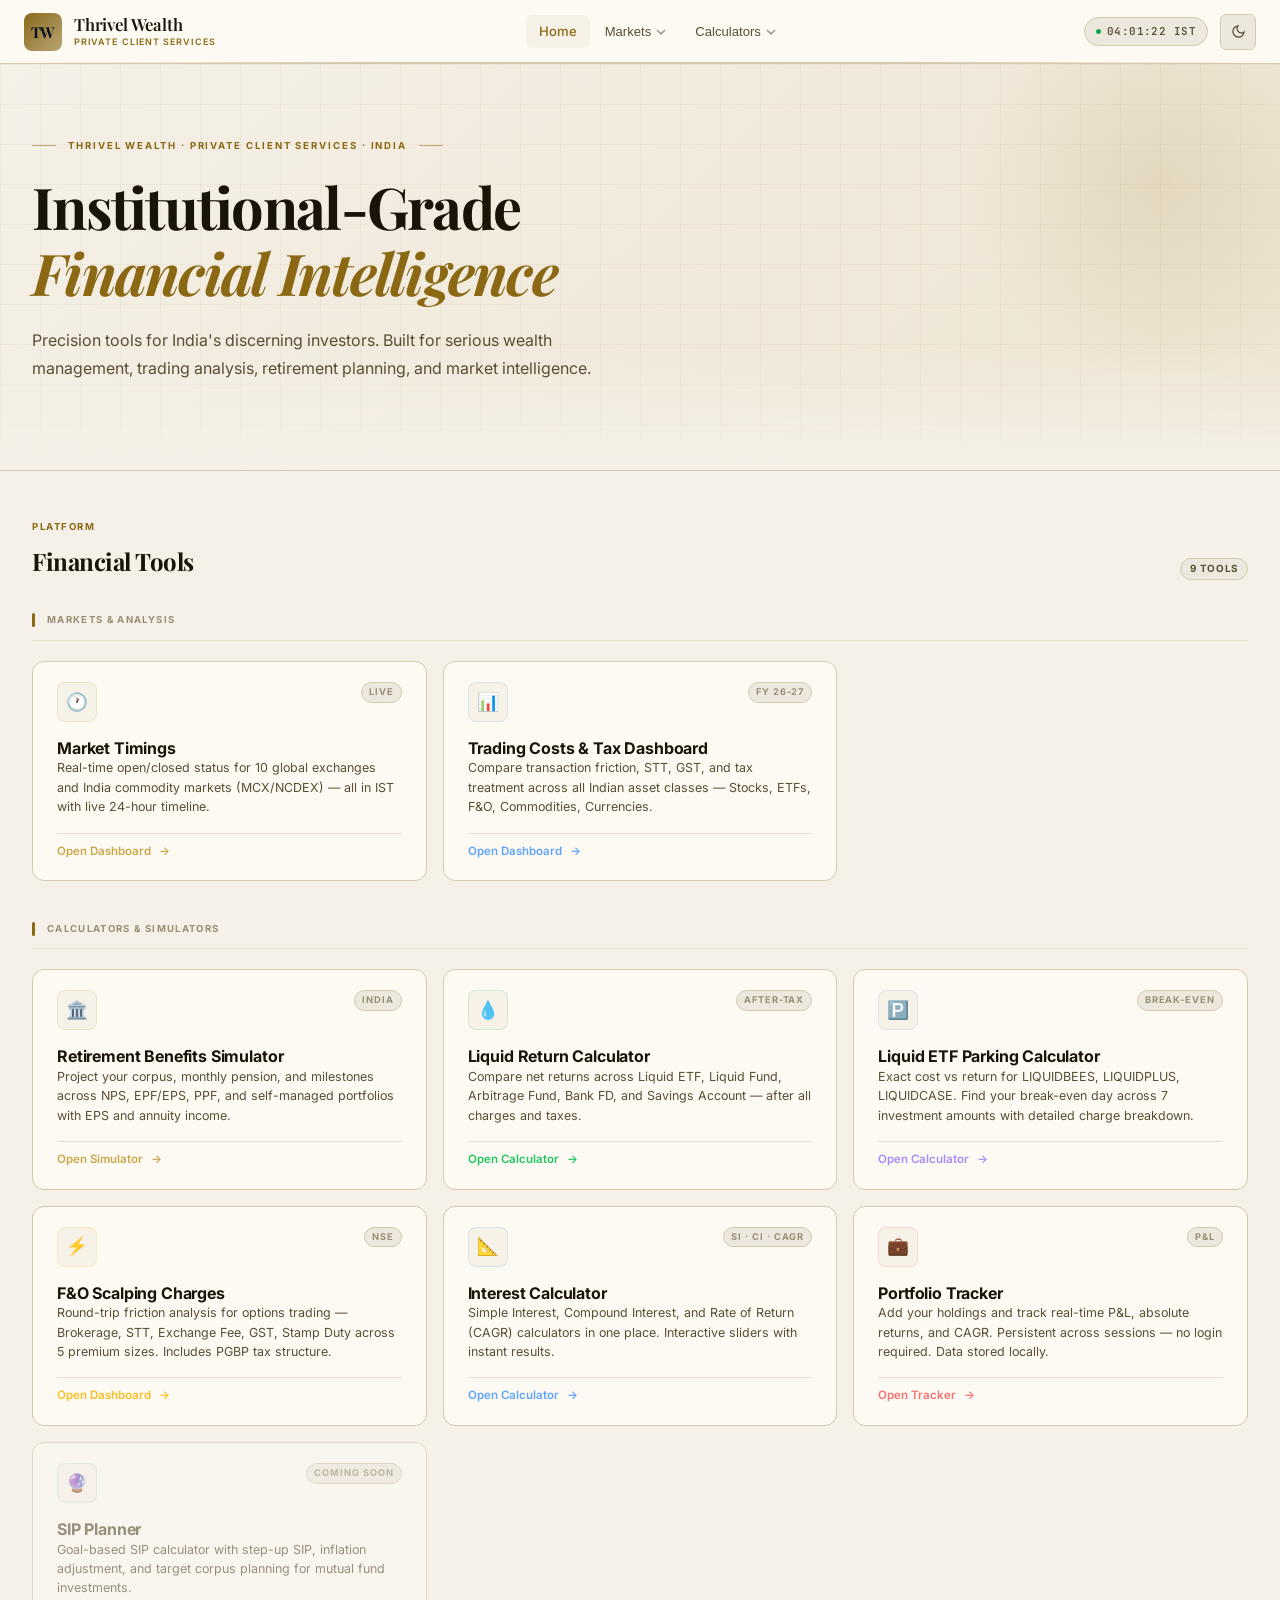
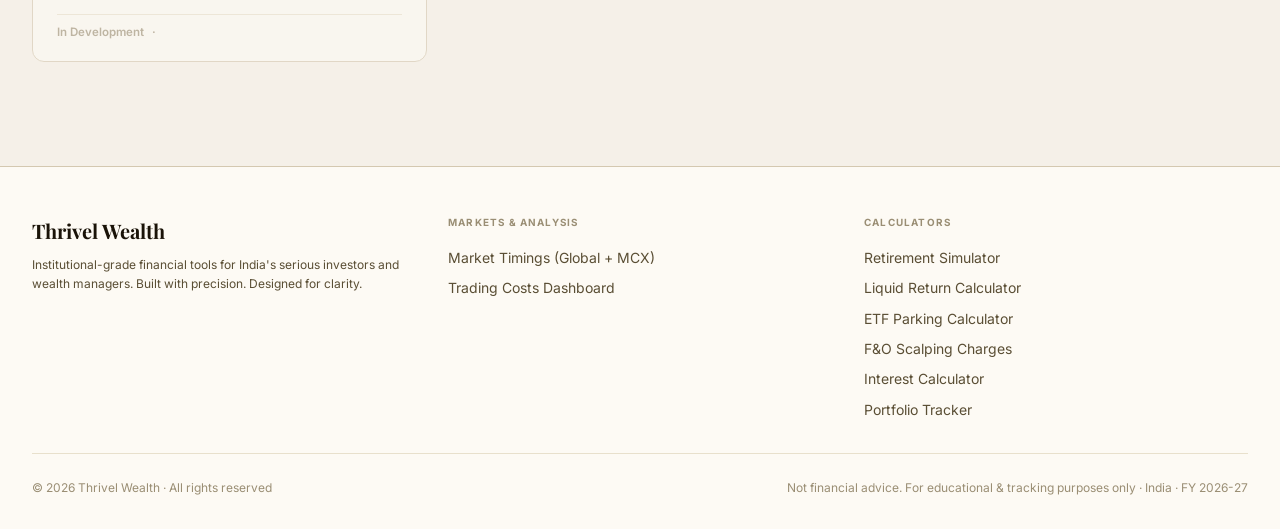
<file: index.html>
<!DOCTYPE html>
<html lang="en" data-theme="dark">
<head>
  <meta charset="UTF-8" />
  <meta name="viewport" content="width=device-width, initial-scale=1.0" />
  <title>Thrivel Wealth — Institutional Financial Intelligence</title>
  <meta name="description" content="Thrivel Wealth — Institutional-grade financial tools for India's serious investors. Trading analysis, retirement planning, commodity timings, and portfolio management." />
  <link rel="stylesheet" href="shared.css" />
  <script>!function(){var t=localStorage.getItem('tw-theme')||(matchMedia('(prefers-color-scheme:dark)').matches?'dark':'light');document.documentElement.setAttribute('data-theme',t)}();</script>
  <style>
    /* ── Index-specific: Hero ── */
    .index-hero {
      position: relative;
      background: var(--hero-gradient);
      border-bottom: 1px solid var(--color-border);
      overflow: hidden;
      padding: var(--space-16) var(--space-8) var(--space-12);
    }
    .index-hero::before {
      content: '';
      position: absolute;
      inset: 0;
      background-image:
        linear-gradient(var(--hero-grid-color) 1px, transparent 1px),
        linear-gradient(90deg, var(--hero-grid-color) 1px, transparent 1px);
      background-size: 40px 40px;
      pointer-events: none;
    }
    .index-hero::after {
      content: '';
      position: absolute;
      bottom: 0; left: 0; right: 0;
      height: 120px;
      background: linear-gradient(to top, var(--color-bg), transparent);
      pointer-events: none;
    }
    .hero-inner {
      position: relative;
      z-index: 1;
      max-width: 1320px;
      margin: 0 auto;
    }
    .hero-eyebrow {
      display: inline-flex;
      align-items: center;
      gap: var(--space-3);
      font-size: 0.6rem;
      font-weight: 700;
      letter-spacing: 0.2em;
      text-transform: uppercase;
      color: var(--color-primary);
      margin-bottom: var(--space-5);
    }
    .hero-eyebrow::before, .hero-eyebrow::after {
      content: '';
      flex: 1;
      width: 24px; height: 1px;
      background: var(--color-primary);
      opacity: 0.5;
    }
    .hero-heading {
      font-family: 'Playfair Display', serif;
      font-size: clamp(2rem, 5vw, 3.6rem);
      font-weight: 700;
      color: var(--color-text);
      letter-spacing: -0.03em;
      line-height: 1.15;
      margin-bottom: var(--space-5);
      max-width: 700px;
    }
    .hero-heading .gold {
      color: var(--color-primary);
      font-style: italic;
    }
    .hero-sub {
      font-size: var(--text-base);
      color: var(--color-text-muted);
      max-width: 560px;
      line-height: 1.75;
      margin-bottom: var(--space-10);
    }
    .hero-stats {
      display: flex;
      align-items: center;
      gap: var(--space-8);
      flex-wrap: wrap;
    }
    .hero-stat-num {
      font-family: 'Playfair Display', serif;
      font-size: var(--text-2xl);
      font-weight: 700;
      color: var(--color-text);
      line-height: 1;
      margin-bottom: 4px;
    }
    .hero-stat-label {
      font-size: 0.65rem;
      font-weight: 600;
      text-transform: uppercase;
      letter-spacing: 0.08em;
      color: var(--color-text-faint);
    }
    .hero-stat-divider {
      width: 1px;
      height: 36px;
      background: var(--color-border);
    }
    .hero-clock-num {
      font-family: 'JetBrains Mono', monospace;
      font-size: var(--text-2xl);
      font-weight: 700;
      color: var(--color-primary);
      line-height: 1;
      margin-bottom: 4px;
    }
    /* Decorative gold orb */
    .hero-orb {
      position: absolute;
      top: -80px; right: -80px;
      width: 400px; height: 400px;
      border-radius: 50%;
      background: radial-gradient(circle, color-mix(in srgb, var(--color-primary) 12%, transparent) 0%, transparent 70%);
      pointer-events: none;
    }

    /* ── Tools Section ── */
    .tools-section {
      padding-top: var(--space-12);
      padding-bottom: var(--space-16);
    }
    .section-header {
      display: flex;
      align-items: flex-end;
      justify-content: space-between;
      margin-bottom: var(--space-8);
      gap: var(--space-4);
    }
    .section-eyebrow {
      font-size: 0.6rem;
      font-weight: 700;
      text-transform: uppercase;
      letter-spacing: 0.16em;
      color: var(--color-primary);
      margin-bottom: var(--space-2);
    }
    .section-heading {
      font-family: 'Playfair Display', serif;
      font-size: var(--text-2xl);
      font-weight: 700;
      color: var(--color-text);
      letter-spacing: -0.02em;
    }

    .tool-category {
      margin-bottom: var(--space-10);
    }
    .tool-category-label {
      font-size: 0.6rem;
      font-weight: 700;
      text-transform: uppercase;
      letter-spacing: 0.14em;
      color: var(--color-text-faint);
      padding-bottom: var(--space-3);
      border-bottom: 1px solid var(--color-divider);
      margin-bottom: var(--space-5);
      display: flex;
      align-items: center;
      gap: var(--space-3);
    }
    .tool-category-label::before {
      content: '';
      width: 3px; height: 14px;
      background: var(--color-primary);
      border-radius: 2px;
    }

    .tools-grid {
      display: grid;
      grid-template-columns: repeat(auto-fill, minmax(300px, 1fr));
      gap: var(--space-4);
    }
    .tool-card {
      background: var(--color-surface);
      border: 1px solid var(--color-border);
      border-radius: var(--radius-xl);
      padding: var(--space-5) var(--space-6);
      display: flex;
      flex-direction: column;
      gap: var(--space-4);
      text-decoration: none;
      color: inherit;
      transition: all var(--transition);
      position: relative;
      overflow: hidden;
    }
    .tool-card::before {
      content: '';
      position: absolute;
      top: 0; left: 0; right: 0;
      height: 2px;
      background: var(--card-accent, var(--color-primary));
      opacity: 0;
      transition: opacity var(--transition);
    }
    .tool-card:hover {
      transform: translateY(-3px);
      box-shadow: var(--shadow-lg);
      border-color: color-mix(in srgb, var(--card-accent, var(--color-primary)) 50%, transparent);
    }
    .tool-card:hover::before { opacity: 1; }

    .tool-card-top {
      display: flex;
      align-items: flex-start;
      justify-content: space-between;
      gap: var(--space-3);
    }
    .tool-card-icon {
      width: 40px; height: 40px;
      border-radius: var(--radius-lg);
      background: var(--color-primary-dim);
      border: 1px solid color-mix(in srgb, var(--card-accent, var(--color-primary)) 20%, transparent);
      display: flex; align-items: center; justify-content: center;
      font-size: 1.1rem;
      flex-shrink: 0;
    }
    .tool-card-tag {
      font-size: 0.58rem;
      font-weight: 700;
      text-transform: uppercase;
      letter-spacing: 0.1em;
      padding: 2px 7px;
      border-radius: var(--radius-full);
      background: var(--color-surface-offset);
      color: var(--color-text-faint);
      border: 1px solid var(--color-border);
    }
    .tool-card-title {
      font-size: var(--text-base);
      font-weight: 700;
      letter-spacing: -0.01em;
      color: var(--color-text);
      line-height: 1.3;
    }
    .tool-card-sub {
      font-size: 0.78rem;
      color: var(--color-text-muted);
      line-height: 1.55;
      flex: 1;
    }
    .tool-card-arrow {
      display: flex;
      align-items: center;
      gap: var(--space-2);
      font-size: 0.72rem;
      font-weight: 600;
      color: var(--card-accent, var(--color-primary));
      margin-top: auto;
      padding-top: var(--space-2);
      border-top: 1px solid var(--color-divider);
      transition: gap var(--transition);
    }
    .tool-card:hover .tool-card-arrow { gap: var(--space-3); }

    /* ── Footer ── */
    .index-footer {
      background: var(--color-surface);
      border-top: 1px solid var(--color-border);
      padding: var(--space-12) var(--space-8) var(--space-8);
    }
    .footer-inner {
      max-width: 1320px;
      margin: 0 auto;
      display: grid;
      grid-template-columns: 1fr 1fr 1fr;
      gap: var(--space-8);
    }
    @media(max-width:768px){ .footer-inner { grid-template-columns: 1fr; } }
    .footer-brand-name {
      font-family: 'Playfair Display', serif;
      font-size: var(--text-xl);
      font-weight: 700;
      color: var(--color-text);
      margin-bottom: var(--space-2);
    }
    .footer-brand-sub {
      font-size: var(--text-xs);
      color: var(--color-text-muted);
      line-height: 1.6;
    }
    .footer-col-title {
      font-size: 0.62rem;
      font-weight: 700;
      text-transform: uppercase;
      letter-spacing: 0.12em;
      color: var(--color-text-faint);
      margin-bottom: var(--space-4);
    }
    .footer-links { display: flex; flex-direction: column; gap: var(--space-2); }
    .footer-links a {
      font-size: var(--text-sm);
      color: var(--color-text-muted);
      transition: color var(--transition);
    }
    .footer-links a:hover { color: var(--color-primary); }
    .footer-bottom {
      max-width: 1320px;
      margin: var(--space-8) auto 0;
      padding-top: var(--space-6);
      border-top: 1px solid var(--color-divider);
      display: flex;
      align-items: center;
      justify-content: space-between;
      gap: var(--space-4);
      flex-wrap: wrap;
      font-size: var(--text-xs);
      color: var(--color-text-faint);
    }
  </style>
</head>
<body>

<!-- ═══════════════════════════════════════════
     TOP NAV
════════════════════════════════════════════ -->
<nav class="top-nav" id="top-nav">
  <div class="nav-inner">
    <a href="index.html" class="nav-brand">
      <div class="nav-logo">TW</div>
      <div>
        <span class="nav-brand-name">Thrivel Wealth</span>
        <span class="nav-brand-tag">Private Client Services</span>
      </div>
    </a>

    <div class="nav-links" id="nav-links">
      <a href="index.html" class="nav-link active">Home</a>

      <div class="nav-dropdown">
        <button class="nav-link nav-dropdown-btn">
          Markets
          <svg class="nav-chevron" viewBox="0 0 12 12" fill="none" stroke="currentColor" stroke-width="1.5"><path d="M2 4l4 4 4-4"/></svg>
        </button>
        <div class="nav-dropdown-menu">
          <a href="dashboards/market-timings.html"><span class="menu-icon">🕐</span>Market Timings</a>
          <a href="dashboards/trading-costs-dashboard.html"><span class="menu-icon">📊</span>Trading Costs</a>
        </div>
      </div>

      <div class="nav-dropdown">
        <button class="nav-link nav-dropdown-btn">
          Calculators
          <svg class="nav-chevron" viewBox="0 0 12 12" fill="none" stroke="currentColor" stroke-width="1.5"><path d="M2 4l4 4 4-4"/></svg>
        </button>
        <div class="nav-dropdown-menu">
          <a href="calculators/retirement-calc.html"><span class="menu-icon">🏛️</span>Retirement Simulator</a>
          <a href="calculators/liquid-return-calc.html"><span class="menu-icon">💧</span>Liquid Returns</a>
          <a href="calculators/liquid-etf-parking-calc.html"><span class="menu-icon">🅿️</span>ETF Parking</a>
          <a href="calculators/fno-tax-structure.html"><span class="menu-icon">⚡</span>F&amp;O Charges</a>
          <div class="menu-divider"></div>
          <a href="calculators/interest-calc.html"><span class="menu-icon">📐</span>Interest Calculator</a>
          <a href="calculators/portfolio-tracker.html"><span class="menu-icon">💼</span>Portfolio Tracker</a>
        </div>
      </div>
    </div>

    <div class="nav-right">
      <div class="nav-clock-chip">
        <span class="nav-clock-dot"></span>
        <span id="nav-clock">--:-- IST</span>
      </div>
      <button class="nav-theme-btn" data-theme-toggle aria-label="Toggle theme">
        <svg width="15" height="15" viewBox="0 0 24 24" fill="none" stroke="currentColor" stroke-width="2"><path d="M21 12.79A9 9 0 1 1 11.21 3 7 7 0 0 0 21 12.79z"/></svg>
      </button>
      <button class="nav-mobile-btn" id="nav-mobile-btn" aria-label="Open menu">
        <svg width="16" height="16" viewBox="0 0 24 24" fill="none" stroke="currentColor" stroke-width="2"><path d="M3 12h18M3 6h18M3 18h18"/></svg>
      </button>
    </div>
  </div>
</nav>

<!-- ═══════════════════════════════════════════
     HERO
════════════════════════════════════════════ -->
<section class="index-hero">
  <div class="hero-orb"></div>
  <div class="hero-inner">
    <div class="hero-eyebrow">Thrivel Wealth · Private Client Services · India</div>
    <h1 class="hero-heading">
      Institutional-Grade<br>
      <span class="gold">Financial Intelligence</span>
    </h1>
    <p class="hero-sub">
      Precision tools for India's discerning investors. Built for serious wealth management, trading analysis, retirement planning, and market intelligence.
    </p>
  </div>
</section>

<!-- ═══════════════════════════════════════════
     TOOLS GRID
════════════════════════════════════════════ -->
<section class="tools-section page-wrapper">

  <div class="section-header">
    <div>
      <div class="section-eyebrow">Platform</div>
      <h2 class="section-heading">Financial Tools</h2>
    </div>
    <span class="badge badge-neutral">9 Tools</span>
  </div>

  <!-- Markets & Analysis -->
  <div class="tool-category">
    <div class="tool-category-label">Markets &amp; Analysis</div>
    <div class="tools-grid">

      <a href="dashboards/market-timings.html" class="tool-card" style="--card-accent:#c9a84c;">
        <div class="tool-card-top">
          <div class="tool-card-icon">🕐</div>
          <span class="tool-card-tag">Live</span>
        </div>
        <div>
          <div class="tool-card-title">Market Timings</div>
          <div class="tool-card-sub">Real-time open/closed status for 10 global exchanges and India commodity markets (MCX/NCDEX) — all in IST with live 24-hour timeline.</div>
        </div>
        <div class="tool-card-arrow">Open Dashboard <span>→</span></div>
      </a>

      <a href="dashboards/trading-costs-dashboard.html" class="tool-card" style="--card-accent:#60a5fa;">
        <div class="tool-card-top">
          <div class="tool-card-icon">📊</div>
          <span class="tool-card-tag">FY 26-27</span>
        </div>
        <div>
          <div class="tool-card-title">Trading Costs &amp; Tax Dashboard</div>
          <div class="tool-card-sub">Compare transaction friction, STT, GST, and tax treatment across all Indian asset classes — Stocks, ETFs, F&amp;O, Commodities, Currencies.</div>
        </div>
        <div class="tool-card-arrow">Open Dashboard <span>→</span></div>
      </a>

    </div>
  </div>

  <!-- Calculators -->
  <div class="tool-category">
    <div class="tool-category-label">Calculators &amp; Simulators</div>
    <div class="tools-grid">

      <a href="calculators/retirement-calc.html" class="tool-card" style="--card-accent:#c9a84c;">
        <div class="tool-card-top">
          <div class="tool-card-icon">🏛️</div>
          <span class="tool-card-tag">India</span>
        </div>
        <div>
          <div class="tool-card-title">Retirement Benefits Simulator</div>
          <div class="tool-card-sub">Project your corpus, monthly pension, and milestones across NPS, EPF/EPS, PPF, and self-managed portfolios with EPS and annuity income.</div>
        </div>
        <div class="tool-card-arrow">Open Simulator <span>→</span></div>
      </a>

      <a href="calculators/liquid-return-calc.html" class="tool-card" style="--card-accent:#22c55e;">
        <div class="tool-card-top">
          <div class="tool-card-icon">💧</div>
          <span class="tool-card-tag">After-Tax</span>
        </div>
        <div>
          <div class="tool-card-title">Liquid Return Calculator</div>
          <div class="tool-card-sub">Compare net returns across Liquid ETF, Liquid Fund, Arbitrage Fund, Bank FD, and Savings Account — after all charges and taxes.</div>
        </div>
        <div class="tool-card-arrow">Open Calculator <span>→</span></div>
      </a>

      <a href="calculators/liquid-etf-parking-calc.html" class="tool-card" style="--card-accent:#a78bfa;">
        <div class="tool-card-top">
          <div class="tool-card-icon">🅿️</div>
          <span class="tool-card-tag">Break-Even</span>
        </div>
        <div>
          <div class="tool-card-title">Liquid ETF Parking Calculator</div>
          <div class="tool-card-sub">Exact cost vs return for LIQUIDBEES, LIQUIDPLUS, LIQUIDCASE. Find your break-even day across 7 investment amounts with detailed charge breakdown.</div>
        </div>
        <div class="tool-card-arrow">Open Calculator <span>→</span></div>
      </a>

      <a href="calculators/fno-tax-structure.html" class="tool-card" style="--card-accent:#fbbf24;">
        <div class="tool-card-top">
          <div class="tool-card-icon">⚡</div>
          <span class="tool-card-tag">NSE</span>
        </div>
        <div>
          <div class="tool-card-title">F&amp;O Scalping Charges</div>
          <div class="tool-card-sub">Round-trip friction analysis for options trading — Brokerage, STT, Exchange Fee, GST, Stamp Duty across 5 premium sizes. Includes PGBP tax structure.</div>
        </div>
        <div class="tool-card-arrow">Open Dashboard <span>→</span></div>
      </a>

      <a href="calculators/interest-calc.html" class="tool-card" style="--card-accent:#60a5fa;">
        <div class="tool-card-top">
          <div class="tool-card-icon">📐</div>
          <span class="tool-card-tag">SI · CI · CAGR</span>
        </div>
        <div>
          <div class="tool-card-title">Interest Calculator</div>
          <div class="tool-card-sub">Simple Interest, Compound Interest, and Rate of Return (CAGR) calculators in one place. Interactive sliders with instant results.</div>
        </div>
        <div class="tool-card-arrow">Open Calculator <span>→</span></div>
      </a>

      <a href="calculators/portfolio-tracker.html" class="tool-card" style="--card-accent:#f87171;">
        <div class="tool-card-top">
          <div class="tool-card-icon">💼</div>
          <span class="tool-card-tag">P&amp;L</span>
        </div>
        <div>
          <div class="tool-card-title">Portfolio Tracker</div>
          <div class="tool-card-sub">Add your holdings and track real-time P&amp;L, absolute returns, and CAGR. Persistent across sessions — no login required. Data stored locally.</div>
        </div>
        <div class="tool-card-arrow">Open Tracker <span>→</span></div>
      </a>

      <a href="calculators/retirement-calc.html" class="tool-card" style="--card-accent:#34d399;opacity:0.6;pointer-events:none;" aria-disabled="true">
        <div class="tool-card-top">
          <div class="tool-card-icon">🔮</div>
          <span class="tool-card-tag" style="color:var(--color-text-faint);">Coming Soon</span>
        </div>
        <div>
          <div class="tool-card-title" style="color:var(--color-text-muted);">SIP Planner</div>
          <div class="tool-card-sub">Goal-based SIP calculator with step-up SIP, inflation adjustment, and target corpus planning for mutual fund investments.</div>
        </div>
        <div class="tool-card-arrow" style="color:var(--color-text-faint);">In Development <span>·</span></div>
      </a>

    </div>
  </div>

</section>

<!-- ═══════════════════════════════════════════
     FOOTER
════════════════════════════════════════════ -->
<footer class="index-footer">
  <div class="footer-inner">
    <div>
      <div class="footer-brand-name">Thrivel Wealth</div>
      <div class="footer-brand-sub">
        Institutional-grade financial tools for India's serious investors and wealth managers.
        Built with precision. Designed for clarity.
      </div>
    </div>
    <div>
      <div class="footer-col-title">Markets &amp; Analysis</div>
      <div class="footer-links">
        <a href="dashboards/market-timings.html">Market Timings (Global + MCX)</a>
        <a href="dashboards/trading-costs-dashboard.html">Trading Costs Dashboard</a>
      </div>
    </div>
    <div>
      <div class="footer-col-title">Calculators</div>
      <div class="footer-links">
        <a href="calculators/retirement-calc.html">Retirement Simulator</a>
        <a href="calculators/liquid-return-calc.html">Liquid Return Calculator</a>
        <a href="calculators/liquid-etf-parking-calc.html">ETF Parking Calculator</a>
        <a href="calculators/fno-tax-structure.html">F&amp;O Scalping Charges</a>
        <a href="calculators/interest-calc.html">Interest Calculator</a>
        <a href="calculators/portfolio-tracker.html">Portfolio Tracker</a>
      </div>
    </div>
  </div>
  <div class="footer-bottom">
    <div>© 2026 Thrivel Wealth · All rights reserved</div>
    <div>Not financial advice. For educational &amp; tracking purposes only · India · FY 2026-27</div>
  </div>
</footer>

<script>
// ── IST Clock (hero removed; nav clock handled by shared-nav.js) ──
function updateClocks(){
  const now=new Date();
  const ist=new Date(now.getTime()+now.getTimezoneOffset()*60000+5.5*3600000);
  const hh=String(ist.getHours()).padStart(2,'0');
  const mm=String(ist.getMinutes()).padStart(2,'0');
  const ss=String(ist.getSeconds()).padStart(2,'0');
  const t=`${hh}:${mm}`;
  const el=document.getElementById('hero-clock');
  const nc=document.getElementById('nav-clock');
  if(el) el.textContent=t;
  if(nc) nc.textContent=`${t}:${ss} IST`;
}
updateClocks();
setInterval(updateClocks,1000);
</script>
<script src="shared-nav.js"></script>
</body>
</html>
</file>
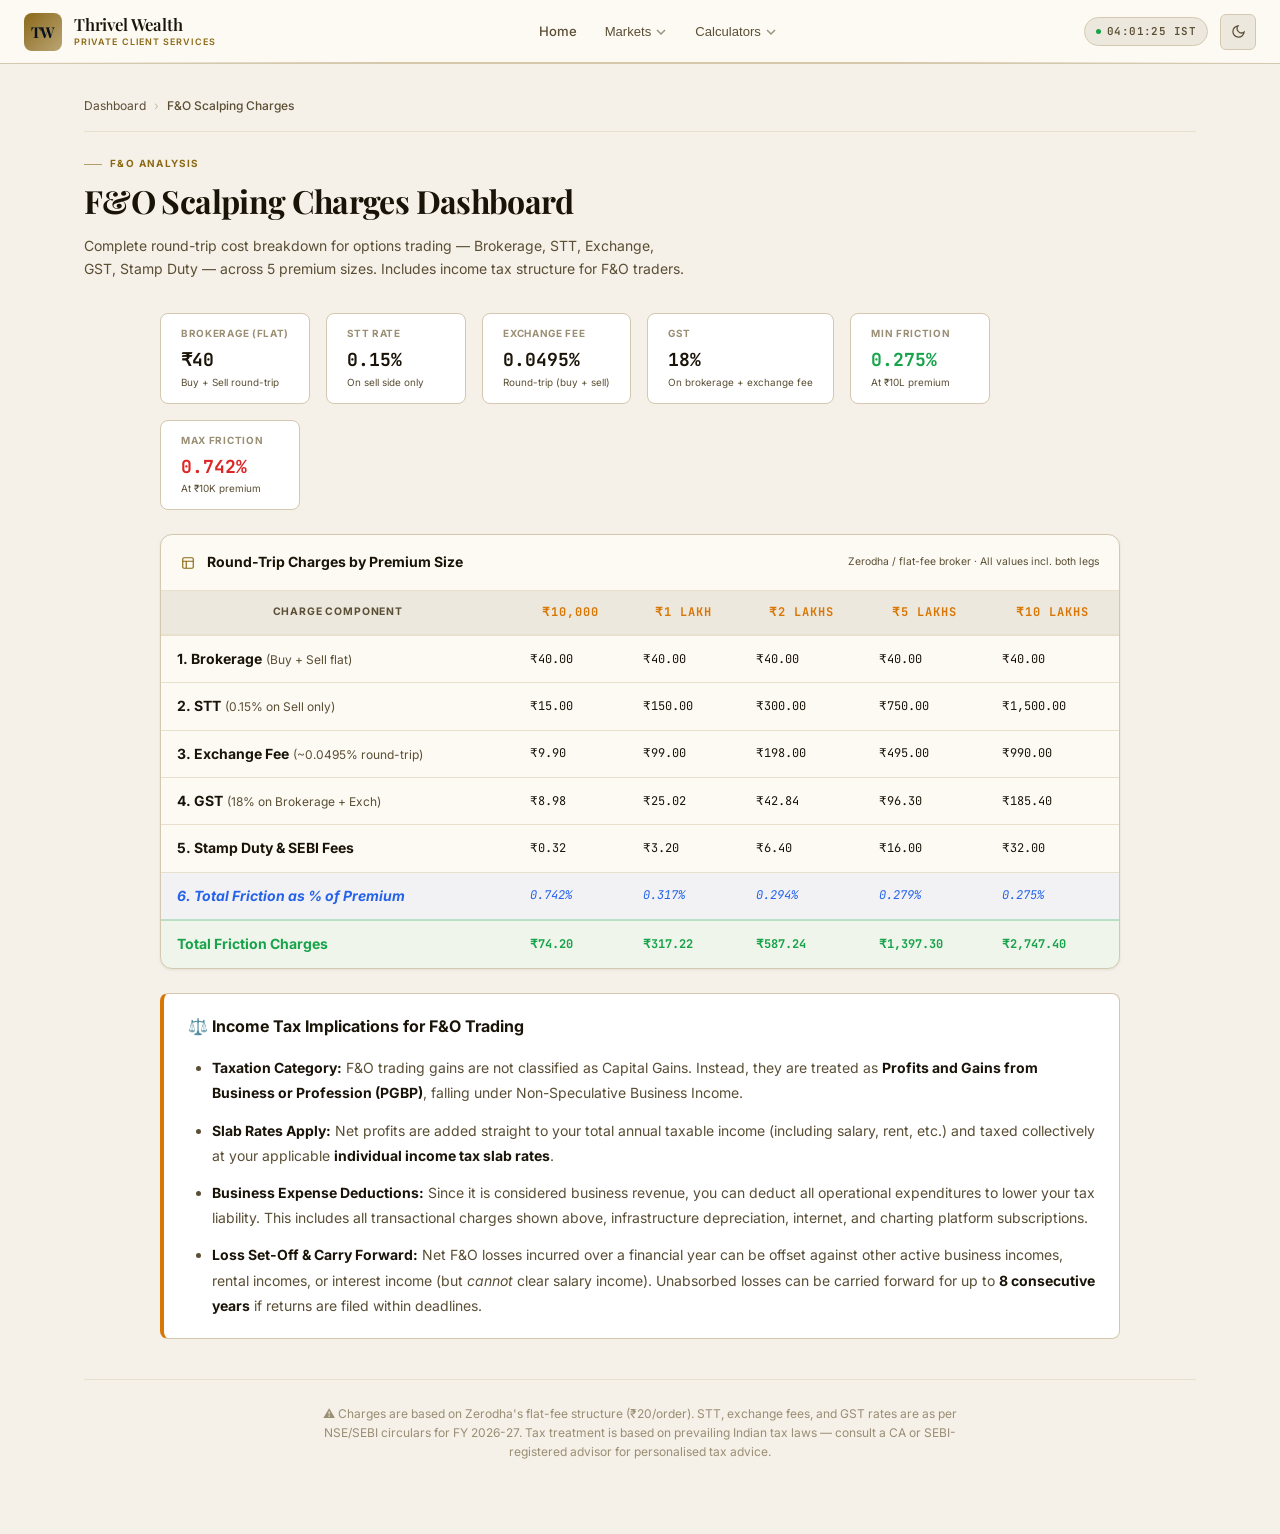
<file: calculators/fno-tax-structure.html>
<!DOCTYPE html>
<html lang="en" data-theme="dark">
<head>
  <meta charset="UTF-8" />
  <meta name="viewport" content="width=device-width, initial-scale=1.0" />
  <title>F&amp;O Scalping Charges Dashboard — Wealth Dashboard</title>
  <meta name="description" content="F&O options premium round-trip charges breakdown — Brokerage, STT, Exchange Fee, GST, Stamp Duty across premium sizes. Income tax implications for F&O trading in India." />
  <link rel="stylesheet" href="../shared.css" />
  <script>!function(){var t=localStorage.getItem('tw-theme')||(matchMedia('(prefers-color-scheme:dark)').matches?'dark':'light');document.documentElement.setAttribute('data-theme',t)}();</script>
  <style>
    /* ── Page-specific styles ── */
    .charges-table {
      width: 100%;
      border-collapse: collapse;
      font-size: var(--text-sm);
    }
    .charges-table th {
      padding: var(--space-3) var(--space-4);
      border-bottom: 2px solid var(--color-divider);
      font-size: 0.65rem;
      font-weight: 700;
      text-transform: uppercase;
      letter-spacing: 0.08em;
      color: var(--color-text-muted);
      background: var(--color-surface-offset);
      white-space: nowrap;
    }
    .charges-table th.col-premium {
      color: var(--color-warning);
      font-family: 'JetBrains Mono', monospace;
      font-size: var(--text-xs);
    }
    .charges-table td {
      padding: var(--space-3) var(--space-4);
      border-bottom: 1px solid var(--color-divider);
      color: var(--color-text);
      white-space: nowrap;
    }
    .charges-table tr:last-child td { border-bottom: none; }
    .charges-table tr:hover td { background: var(--color-surface-offset); }
    .charges-table .mono {
      font-family: 'JetBrains Mono', monospace;
      font-size: var(--text-xs);
    }

    /* Total row */
    .charges-table .total-row td {
      font-weight: 700;
      color: var(--color-success);
      background: color-mix(in oklch, var(--color-success) 6%, transparent);
      border-top: 2px solid color-mix(in oklch, var(--color-success) 25%, transparent);
    }

    /* Percentage row */
    .charges-table .pct-row td {
      color: var(--color-blue);
      background: color-mix(in oklch, var(--color-blue) 5%, transparent);
      font-style: italic;
    }

    /* Tax info box */
    .tax-info-box {
      background: var(--color-surface-2);
      border: 1px solid var(--color-border);
      border-left: 4px solid var(--color-warning);
      border-radius: var(--radius-lg);
      padding: var(--space-5) var(--space-6);
      margin-top: var(--space-6);
    }
    .tax-info-box h3 {
      font-size: var(--text-base);
      font-weight: 700;
      color: var(--color-text);
      margin: 0 0 var(--space-4) 0;
      display: flex;
      align-items: center;
      gap: var(--space-2);
    }
    .tax-info-box ul {
      margin: 0;
      padding-left: var(--space-6);
      line-height: 1.8;
    }
    .tax-info-box li {
      font-size: var(--text-sm);
      color: var(--color-text-muted);
      margin-bottom: var(--space-3);
    }
    .tax-info-box li:last-child { margin-bottom: 0; }
    .tax-info-box li strong { color: var(--color-text); }

    /* Summary tag strip */
    .summary-strip {
      display: flex;
      gap: var(--space-4);
      flex-wrap: wrap;
      margin-bottom: var(--space-6);
    }
    .summary-chip {
      background: var(--color-surface-2);
      border: 1px solid var(--color-border);
      border-radius: var(--radius-lg);
      padding: var(--space-3) var(--space-5);
      min-width: 140px;
    }
    .summary-chip-label {
      font-size: 0.62rem;
      font-weight: 700;
      text-transform: uppercase;
      letter-spacing: 0.07em;
      color: var(--color-text-faint);
      margin-bottom: 4px;
    }
    .summary-chip-val {
      font-family: 'JetBrains Mono', monospace;
      font-size: var(--text-lg);
      font-weight: 700;
      color: var(--color-text);
    }
    .summary-chip-sub {
      font-size: 0.62rem;
      color: var(--color-text-muted);
    }

    .page-footer {
      border-top: 1px solid var(--color-divider);
      padding: var(--space-6) 0;
      text-align: center;
    }
    .page-footer p {
      font-size: var(--text-xs);
      color: var(--color-text-faint);
      max-width: 680px;
      margin: 0 auto;
      line-height: 1.6;
    }
  </style>
</head>
<body>
<!-- TOP NAV -->
<nav class="top-nav" id="top-nav">
  <div class="nav-inner">
    <a href="../index.html" class="nav-brand">
      <div class="nav-logo">TW</div>
      <div>
        <span class="nav-brand-name">Thrivel Wealth</span>
        <span class="nav-brand-tag">Private Client Services</span>
      </div>
    </a>
    <div class="nav-links" id="nav-links">
      <a href="../index.html" class="nav-link">Home</a>
      <div class="nav-dropdown">
        <button class="nav-link nav-dropdown-btn">Markets <svg class="nav-chevron" viewBox="0 0 12 12" fill="none" stroke="currentColor" stroke-width="1.5"><path d="M2 4l4 4 4-4"/></svg></button>
        <div class="nav-dropdown-menu">
          <a href="../dashboards/market-timings.html"><span class="menu-icon">🕐</span>Market Timings</a>
          <a href="../dashboards/trading-costs-dashboard.html"><span class="menu-icon">📊</span>Trading Costs</a>
        </div>
      </div>
      <div class="nav-dropdown">
        <button class="nav-link nav-dropdown-btn">Calculators <svg class="nav-chevron" viewBox="0 0 12 12" fill="none" stroke="currentColor" stroke-width="1.5"><path d="M2 4l4 4 4-4"/></svg></button>
        <div class="nav-dropdown-menu">
          <a href="../calculators/retirement-calc.html"><span class="menu-icon">🏛️</span>Retirement</a>
          <a href="../calculators/liquid-return-calc.html"><span class="menu-icon">💧</span>Liquid Returns</a>
          <a href="../calculators/liquid-etf-parking-calc.html"><span class="menu-icon">🅿️</span>ETF Parking</a>
          <a href="../calculators/fno-tax-structure.html"><span class="menu-icon">⚡</span>F&amp;O Charges</a>
          <div class="menu-divider"></div>
          <a href="../calculators/interest-calc.html"><span class="menu-icon">📐</span>Interest Calc</a>
          <a href="../calculators/portfolio-tracker.html"><span class="menu-icon">💼</span>Portfolio</a>
        </div>
      </div>
    </div>
    <div class="nav-right">
      <div class="nav-clock-chip"><span class="nav-clock-dot"></span><span id="nav-clock">--:-- IST</span></div>
      <button class="nav-theme-btn" data-theme-toggle aria-label="Toggle theme"><svg width="15" height="15" viewBox="0 0 24 24" fill="none" stroke="currentColor" stroke-width="2"><path d="M21 12.79A9 9 0 1 1 11.21 3 7 7 0 0 0 21 12.79z"/></svg></button>
      <button class="nav-mobile-btn" id="nav-mobile-btn" aria-label="Open menu"><svg width="16" height="16" viewBox="0 0 24 24" fill="none" stroke="currentColor" stroke-width="2"><path d="M3 12h18M3 6h18M3 18h18"/></svg></button>
    </div>
  </div>
</nav>

<div class="app-wrapper">

<!-- Breadcrumb -->
<nav class="breadcrumb" aria-label="Breadcrumb">
  <a href="../index.html">Dashboard</a>
  <span class="breadcrumb-sep">›</span>
  <span class="breadcrumb-current">F&amp;O Scalping Charges</span>
</nav>

<!-- Page Hero -->
<div class="page-hero">
  <div class="page-hero-label">F&amp;O Analysis</div>
  <h1 class="page-hero-title">F&amp;O Scalping Charges Dashboard</h1>
  <p class="page-hero-sub">Complete round-trip cost breakdown for options trading — Brokerage, STT, Exchange, GST, Stamp Duty — across 5 premium sizes. Includes income tax structure for F&amp;O traders.</p>
</div>

<!-- ═══ MAIN CONTENT ═══ -->
<div style="max-width:960px;margin:0 auto var(--space-10);">

  <!-- Summary chips -->
  <div class="summary-strip">
    <div class="summary-chip">
      <div class="summary-chip-label">Brokerage (flat)</div>
      <div class="summary-chip-val">₹40</div>
      <div class="summary-chip-sub">Buy + Sell round-trip</div>
    </div>
    <div class="summary-chip">
      <div class="summary-chip-label">STT rate</div>
      <div class="summary-chip-val">0.15%</div>
      <div class="summary-chip-sub">On sell side only</div>
    </div>
    <div class="summary-chip">
      <div class="summary-chip-label">Exchange fee</div>
      <div class="summary-chip-val">0.0495%</div>
      <div class="summary-chip-sub">Round-trip (buy + sell)</div>
    </div>
    <div class="summary-chip">
      <div class="summary-chip-label">GST</div>
      <div class="summary-chip-val">18%</div>
      <div class="summary-chip-sub">On brokerage + exchange fee</div>
    </div>
    <div class="summary-chip">
      <div class="summary-chip-label">Min friction</div>
      <div class="summary-chip-val" style="color:var(--color-success);">0.275%</div>
      <div class="summary-chip-sub">At ₹10L premium</div>
    </div>
    <div class="summary-chip">
      <div class="summary-chip-label">Max friction</div>
      <div class="summary-chip-val" style="color:var(--color-error);">0.742%</div>
      <div class="summary-chip-sub">At ₹10K premium</div>
    </div>
  </div>

  <!-- Charges Table -->
  <div class="surface-card-padded" style="padding:0;overflow:hidden;margin-bottom:var(--space-6);">
    <div style="padding:var(--space-4) var(--space-5);border-bottom:1px solid var(--color-divider);display:flex;align-items:center;gap:var(--space-3);">
      <svg width="14" height="14" viewBox="0 0 24 24" fill="none" stroke="var(--color-primary)" stroke-width="2"><rect x="3" y="3" width="18" height="18" rx="2"/><path d="M3 9h18M9 21V9"/></svg>
      <span style="font-size:var(--text-sm);font-weight:700;color:var(--color-text);">Round-Trip Charges by Premium Size</span>
      <span style="font-size:0.65rem;color:var(--color-text-muted);margin-left:auto;">Zerodha / flat-fee broker · All values incl. both legs</span>
    </div>
    <div style="overflow-x:auto;">
      <table class="charges-table">
        <thead>
          <tr>
            <th>Charge Component</th>
            <th class="col-premium">₹10,000</th>
            <th class="col-premium">₹1 Lakh</th>
            <th class="col-premium">₹2 Lakhs</th>
            <th class="col-premium">₹5 Lakhs</th>
            <th class="col-premium">₹10 Lakhs</th>
          </tr>
        </thead>
        <tbody>
          <tr>
            <td><strong>1. Brokerage</strong> <span style="color:var(--color-text-muted);font-size:var(--text-xs);">(Buy + Sell flat)</span></td>
            <td class="mono">₹40.00</td>
            <td class="mono">₹40.00</td>
            <td class="mono">₹40.00</td>
            <td class="mono">₹40.00</td>
            <td class="mono">₹40.00</td>
          </tr>
          <tr>
            <td><strong>2. STT</strong> <span style="color:var(--color-text-muted);font-size:var(--text-xs);">(0.15% on Sell only)</span></td>
            <td class="mono">₹15.00</td>
            <td class="mono">₹150.00</td>
            <td class="mono">₹300.00</td>
            <td class="mono">₹750.00</td>
            <td class="mono">₹1,500.00</td>
          </tr>
          <tr>
            <td><strong>3. Exchange Fee</strong> <span style="color:var(--color-text-muted);font-size:var(--text-xs);">(~0.0495% round-trip)</span></td>
            <td class="mono">₹9.90</td>
            <td class="mono">₹99.00</td>
            <td class="mono">₹198.00</td>
            <td class="mono">₹495.00</td>
            <td class="mono">₹990.00</td>
          </tr>
          <tr>
            <td><strong>4. GST</strong> <span style="color:var(--color-text-muted);font-size:var(--text-xs);">(18% on Brokerage + Exch)</span></td>
            <td class="mono">₹8.98</td>
            <td class="mono">₹25.02</td>
            <td class="mono">₹42.84</td>
            <td class="mono">₹96.30</td>
            <td class="mono">₹185.40</td>
          </tr>
          <tr>
            <td><strong>5. Stamp Duty &amp; SEBI Fees</strong></td>
            <td class="mono">₹0.32</td>
            <td class="mono">₹3.20</td>
            <td class="mono">₹6.40</td>
            <td class="mono">₹16.00</td>
            <td class="mono">₹32.00</td>
          </tr>
          <tr class="pct-row">
            <td><strong>6. Total Friction as % of Premium</strong></td>
            <td class="mono">0.742%</td>
            <td class="mono">0.317%</td>
            <td class="mono">0.294%</td>
            <td class="mono">0.279%</td>
            <td class="mono">0.275%</td>
          </tr>
          <tr class="total-row">
            <td><strong>Total Friction Charges</strong></td>
            <td class="mono">₹74.20</td>
            <td class="mono">₹317.22</td>
            <td class="mono">₹587.24</td>
            <td class="mono">₹1,397.30</td>
            <td class="mono">₹2,747.40</td>
          </tr>
        </tbody>
      </table>
    </div>
  </div>

  <!-- Tax Info Box -->
  <div class="tax-info-box">
    <h3>⚖️ Income Tax Implications for F&amp;O Trading</h3>
    <ul>
      <li>
        <strong>Taxation Category:</strong> F&amp;O trading gains are not classified as Capital Gains. Instead, they are treated as <strong>Profits and Gains from Business or Profession (PGBP)</strong>, falling under Non-Speculative Business Income.
      </li>
      <li>
        <strong>Slab Rates Apply:</strong> Net profits are added straight to your total annual taxable income (including salary, rent, etc.) and taxed collectively at your applicable <strong>individual income tax slab rates</strong>.
      </li>
      <li>
        <strong>Business Expense Deductions:</strong> Since it is considered business revenue, you can deduct all operational expenditures to lower your tax liability. This includes all transactional charges shown above, infrastructure depreciation, internet, and charting platform subscriptions.
      </li>
      <li>
        <strong>Loss Set-Off &amp; Carry Forward:</strong> Net F&amp;O losses incurred over a financial year can be offset against other active business incomes, rental incomes, or interest income (but <em>cannot</em> clear salary income). Unabsorbed losses can be carried forward for up to <strong>8 consecutive years</strong> if returns are filed within deadlines.
      </li>
    </ul>
  </div>

</div>

<!-- Footer -->
<footer class="page-footer">
  <p>⚠️ Charges are based on Zerodha's flat-fee structure (₹20/order). STT, exchange fees, and GST rates are as per NSE/SEBI circulars for FY 2026-27. Tax treatment is based on prevailing Indian tax laws — consult a CA or SEBI-registered advisor for personalised tax advice.</p>
</footer>

</div><!-- /app-wrapper -->

<script src="../shared-nav.js"></script>

</body>
</html>
</file>
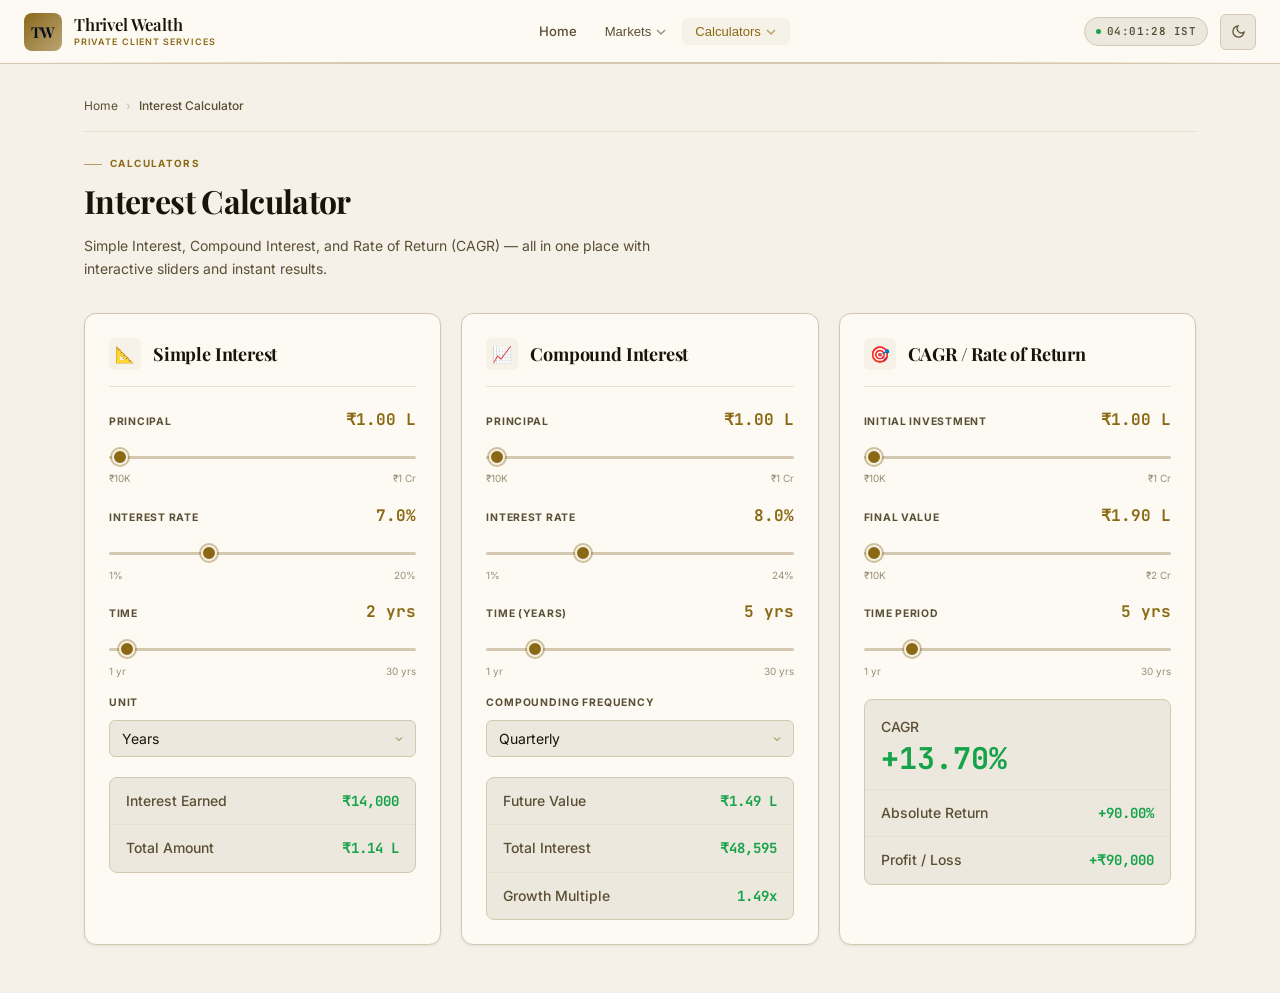
<file: calculators/interest-calc.html>
<!DOCTYPE html>
<html lang="en" data-theme="dark">
<head>
  <meta charset="UTF-8" />
  <meta name="viewport" content="width=device-width, initial-scale=1.0" />
  <title>Interest Calculator — Thrivel Wealth</title>
  <meta name="description" content="Simple Interest, Compound Interest, and CAGR/Rate of Return calculators. Interactive sliders with instant results." />
  <link rel="stylesheet" href="../shared.css" />
  <script>!function(){var t=localStorage.getItem('tw-theme')||(matchMedia('(prefers-color-scheme:dark)').matches?'dark':'light');document.documentElement.setAttribute('data-theme',t)}();</script>
  <style>
    .calc-grid { display: grid; grid-template-columns: repeat(auto-fill, minmax(340px, 1fr)); gap: var(--space-5); }
    .calc-card {
      background: var(--color-surface);
      border: 1px solid var(--color-border);
      border-radius: var(--radius-xl);
      padding: var(--space-6);
      box-shadow: var(--shadow-sm);
    }
    .calc-card-title {
      font-family: 'Playfair Display', serif;
      font-size: var(--text-lg);
      font-weight: 700;
      color: var(--color-text);
      letter-spacing: -0.01em;
      margin-bottom: var(--space-5);
      padding-bottom: var(--space-4);
      border-bottom: 1px solid var(--color-divider);
      display: flex; align-items: center; gap: var(--space-3);
    }
    .calc-card-title .card-icon {
      width: 32px; height: 32px;
      border-radius: var(--radius-md);
      background: var(--color-primary-dim);
      display: flex; align-items: center; justify-content: center;
      font-size: 1rem;
    }
    .slider-group { margin-bottom: var(--space-4); }
    .slider-header {
      display: flex;
      justify-content: space-between;
      align-items: baseline;
      margin-bottom: var(--space-2);
    }
    .slider-label {
      font-size: 0.65rem;
      font-weight: 700;
      text-transform: uppercase;
      letter-spacing: 0.07em;
      color: var(--color-text-muted);
    }
    .slider-val {
      font-family: 'JetBrains Mono', monospace;
      font-size: var(--text-base);
      font-weight: 700;
      color: var(--color-primary);
    }
    .range-hint {
      display: flex;
      justify-content: space-between;
      font-size: 0.62rem;
      color: var(--color-text-faint);
      margin-top: 5px;
    }
    .result-box {
      margin-top: var(--space-5);
      background: var(--color-surface-offset);
      border-radius: var(--radius-lg);
      border: 1px solid var(--color-border);
      overflow: hidden;
    }
    .result-row {
      display: flex;
      justify-content: space-between;
      align-items: center;
      padding: var(--space-3) var(--space-4);
      border-bottom: 1px solid var(--color-divider);
      font-size: var(--text-sm);
    }
    .result-row:last-child { border-bottom: none; }
    .result-label { color: var(--color-text-muted); font-weight: 500; }
    .result-val {
      font-family: 'JetBrains Mono', monospace;
      font-weight: 700;
      color: var(--color-success);
      font-size: var(--text-sm);
    }
    .ror-big {
      font-family: 'JetBrains Mono', monospace;
      font-size: var(--text-3xl);
      font-weight: 700;
      line-height: 1;
    }
    .ror-big.positive { color: var(--color-success); }
    .ror-big.negative { color: var(--color-error); }
    .ror-stats { display: flex; gap: var(--space-6); flex-wrap: wrap; margin-top: var(--space-5); }
    .ror-stat label { font-size: 0.62rem; font-weight: 700; text-transform: uppercase; letter-spacing: 0.07em; color: var(--color-text-faint); display: block; margin-bottom: 4px; }
  </style>
</head>
<body>

<!-- TOP NAV -->
<nav class="top-nav" id="top-nav">
  <div class="nav-inner">
    <a href="../index.html" class="nav-brand">
      <div class="nav-logo">TW</div>
      <div>
        <span class="nav-brand-name">Thrivel Wealth</span>
        <span class="nav-brand-tag">Private Client Services</span>
      </div>
    </a>
    <div class="nav-links" id="nav-links">
      <a href="../index.html" class="nav-link">Home</a>
      <div class="nav-dropdown">
        <button class="nav-link nav-dropdown-btn">Markets <svg class="nav-chevron" viewBox="0 0 12 12" fill="none" stroke="currentColor" stroke-width="1.5"><path d="M2 4l4 4 4-4"/></svg></button>
        <div class="nav-dropdown-menu">
          <a href="../dashboards/market-timings.html"><span class="menu-icon">🕐</span>Market Timings</a>
          <a href="../dashboards/trading-costs-dashboard.html"><span class="menu-icon">📊</span>Trading Costs</a>
        </div>
      </div>
      <div class="nav-dropdown">
        <button class="nav-link nav-dropdown-btn active">Calculators <svg class="nav-chevron" viewBox="0 0 12 12" fill="none" stroke="currentColor" stroke-width="1.5"><path d="M2 4l4 4 4-4"/></svg></button>
        <div class="nav-dropdown-menu">
          <a href="../calculators/retirement-calc.html"><span class="menu-icon">🏛️</span>Retirement</a>
          <a href="../calculators/liquid-return-calc.html"><span class="menu-icon">💧</span>Liquid Returns</a>
          <a href="../calculators/liquid-etf-parking-calc.html"><span class="menu-icon">🅿️</span>ETF Parking</a>
          <a href="../calculators/fno-tax-structure.html"><span class="menu-icon">⚡</span>F&amp;O Charges</a>
          <div class="menu-divider"></div>
          <a href="../calculators/interest-calc.html"><span class="menu-icon">📐</span>Interest Calc</a>
          <a href="../calculators/portfolio-tracker.html"><span class="menu-icon">💼</span>Portfolio</a>
        </div>
      </div>
    </div>
    <div class="nav-right">
      <div class="nav-clock-chip"><span class="nav-clock-dot"></span><span id="nav-clock">--:-- IST</span></div>
      <button class="nav-theme-btn" data-theme-toggle aria-label="Toggle theme"><svg width="15" height="15" viewBox="0 0 24 24" fill="none" stroke="currentColor" stroke-width="2"><path d="M21 12.79A9 9 0 1 1 11.21 3 7 7 0 0 0 21 12.79z"/></svg></button>
      <button class="nav-mobile-btn" id="nav-mobile-btn"><svg width="16" height="16" viewBox="0 0 24 24" fill="none" stroke="currentColor" stroke-width="2"><path d="M3 12h18M3 6h18M3 18h18"/></svg></button>
    </div>
  </div>
</nav>

<div class="app-wrapper">
  <nav class="breadcrumb">
    <a href="../index.html">Home</a>
    <span class="breadcrumb-sep">›</span>
    <span class="breadcrumb-current">Interest Calculator</span>
  </nav>

  <div class="page-hero">
    <div class="page-hero-label">Calculators</div>
    <h1 class="page-hero-title">Interest Calculator</h1>
    <p class="page-hero-sub">Simple Interest, Compound Interest, and Rate of Return (CAGR) — all in one place with interactive sliders and instant results.</p>
  </div>

  <div class="calc-grid">

    <!-- Simple Interest -->
    <div class="calc-card">
      <div class="calc-card-title">
        <span class="card-icon">📐</span>
        Simple Interest
      </div>
      <div class="slider-group">
        <div class="slider-header"><span class="slider-label">Principal</span><span class="slider-val" id="si-p-val">₹1,00,000</span></div>
        <input type="range" id="si-p" min="10000" max="10000000" step="10000" value="100000" oninput="autoSI()">
        <div class="range-hint"><span>₹10K</span><span>₹1 Cr</span></div>
      </div>
      <div class="slider-group">
        <div class="slider-header"><span class="slider-label">Interest Rate</span><span class="slider-val" id="si-r-val">7.0%</span></div>
        <input type="range" id="si-r" min="1" max="20" step="0.5" value="7" oninput="autoSI()">
        <div class="range-hint"><span>1%</span><span>20%</span></div>
      </div>
      <div class="slider-group">
        <div class="slider-header"><span class="slider-label">Time</span><span class="slider-val" id="si-t-val">2 yrs</span></div>
        <input type="range" id="si-t" min="1" max="30" step="1" value="2" oninput="autoSI()">
        <div class="range-hint"><span>1 yr</span><span>30 yrs</span></div>
      </div>
      <div class="field-group">
        <label class="field-label">Unit</label>
        <select class="field-input" id="si-unit" onchange="autoSI()">
          <option value="years">Years</option>
          <option value="days">Days</option>
        </select>
      </div>
      <div class="result-box">
        <div class="result-row"><span class="result-label">Interest Earned</span><span class="result-val" id="si-interest">—</span></div>
        <div class="result-row"><span class="result-label">Total Amount</span><span class="result-val" id="si-total">—</span></div>
      </div>
    </div>

    <!-- Compound Interest -->
    <div class="calc-card">
      <div class="calc-card-title">
        <span class="card-icon">📈</span>
        Compound Interest
      </div>
      <div class="slider-group">
        <div class="slider-header"><span class="slider-label">Principal</span><span class="slider-val" id="ci-p-val">₹1,00,000</span></div>
        <input type="range" id="ci-p" min="10000" max="10000000" step="10000" value="100000" oninput="autoCI()">
        <div class="range-hint"><span>₹10K</span><span>₹1 Cr</span></div>
      </div>
      <div class="slider-group">
        <div class="slider-header"><span class="slider-label">Interest Rate</span><span class="slider-val" id="ci-r-val">8.0%</span></div>
        <input type="range" id="ci-r" min="1" max="24" step="0.5" value="8" oninput="autoCI()">
        <div class="range-hint"><span>1%</span><span>24%</span></div>
      </div>
      <div class="slider-group">
        <div class="slider-header"><span class="slider-label">Time (Years)</span><span class="slider-val" id="ci-t-val">5 yrs</span></div>
        <input type="range" id="ci-t" min="1" max="30" step="1" value="5" oninput="autoCI()">
        <div class="range-hint"><span>1 yr</span><span>30 yrs</span></div>
      </div>
      <div class="field-group">
        <label class="field-label">Compounding Frequency</label>
        <select class="field-input" id="ci-freq" onchange="autoCI()">
          <option value="1">Annually</option>
          <option value="2">Semi-Annually</option>
          <option value="4" selected>Quarterly</option>
          <option value="12">Monthly</option>
          <option value="365">Daily</option>
        </select>
      </div>
      <div class="result-box">
        <div class="result-row"><span class="result-label">Future Value</span><span class="result-val" id="ci-fv">—</span></div>
        <div class="result-row"><span class="result-label">Total Interest</span><span class="result-val" id="ci-interest">—</span></div>
        <div class="result-row"><span class="result-label">Growth Multiple</span><span class="result-val" id="ci-mult">—</span></div>
      </div>
    </div>

    <!-- Rate of Return / CAGR -->
    <div class="calc-card">
      <div class="calc-card-title">
        <span class="card-icon">🎯</span>
        CAGR / Rate of Return
      </div>
      <div class="slider-group">
        <div class="slider-header"><span class="slider-label">Initial Investment</span><span class="slider-val" id="ror-init-val">₹1,00,000</span></div>
        <input type="range" id="ror-init" min="10000" max="10000000" step="10000" value="100000" oninput="autoROR()">
        <div class="range-hint"><span>₹10K</span><span>₹1 Cr</span></div>
      </div>
      <div class="slider-group">
        <div class="slider-header"><span class="slider-label">Final Value</span><span class="slider-val" id="ror-final-val">₹1,85,000</span></div>
        <input type="range" id="ror-final" min="10000" max="20000000" step="10000" value="185000" oninput="autoROR()">
        <div class="range-hint"><span>₹10K</span><span>₹2 Cr</span></div>
      </div>
      <div class="slider-group">
        <div class="slider-header"><span class="slider-label">Time Period</span><span class="slider-val" id="ror-years-val">5 yrs</span></div>
        <input type="range" id="ror-years" min="1" max="30" step="1" value="5" oninput="autoROR()">
        <div class="range-hint"><span>1 yr</span><span>30 yrs</span></div>
      </div>
      <div class="result-box">
        <div class="result-row" style="flex-direction:column;align-items:flex-start;gap:4px;padding:var(--space-4);">
          <div class="result-label">CAGR</div>
          <div class="ror-big" id="ror-cagr">—</div>
        </div>
        <div class="result-row"><span class="result-label">Absolute Return</span><span class="result-val" id="ror-abs">—</span></div>
        <div class="result-row"><span class="result-label">Profit / Loss</span><span class="result-val" id="ror-pl">—</span></div>
      </div>
    </div>

  </div>
</div>

<script>
function fmtINR(n){if(isNaN(n))return'—';if(n>=1e7)return'₹'+(n/1e7).toFixed(2)+' Cr';if(n>=1e5)return'₹'+(n/1e5).toFixed(2)+' L';return'₹'+Math.round(n).toLocaleString('en-IN');}
function fmtPct(n){return(n>=0?'+':'')+n.toFixed(2)+'%';}

function autoSI(){
  const p=parseFloat(document.getElementById('si-p').value),r=parseFloat(document.getElementById('si-r').value),t=parseFloat(document.getElementById('si-t').value),unit=document.getElementById('si-unit').value;
  document.getElementById('si-p-val').textContent=fmtINR(p);
  document.getElementById('si-r-val').textContent=r.toFixed(1)+'%';
  document.getElementById('si-t-val').textContent=unit==='days'?t+' days':t+' yr'+(t>1?'s':'');
  const years=unit==='days'?t/365:t,interest=p*r/100*years,total=p+interest;
  document.getElementById('si-interest').textContent=fmtINR(interest);
  document.getElementById('si-total').textContent=fmtINR(total);
}
autoSI();

function autoCI(){
  const p=parseFloat(document.getElementById('ci-p').value),r=parseFloat(document.getElementById('ci-r').value),t=parseFloat(document.getElementById('ci-t').value),n=parseInt(document.getElementById('ci-freq').value);
  document.getElementById('ci-p-val').textContent=fmtINR(p);
  document.getElementById('ci-r-val').textContent=r.toFixed(1)+'%';
  document.getElementById('ci-t-val').textContent=t+' yr'+(t>1?'s':'');
  const fv=p*Math.pow(1+(r/100)/n,n*t),interest=fv-p;
  document.getElementById('ci-fv').textContent=fmtINR(fv);
  document.getElementById('ci-interest').textContent=fmtINR(interest);
  document.getElementById('ci-mult').textContent=(fv/p).toFixed(2)+'x';
}
autoCI();

function autoROR(){
  const init=parseFloat(document.getElementById('ror-init').value),fin=parseFloat(document.getElementById('ror-final').value),yrs=parseFloat(document.getElementById('ror-years').value);
  document.getElementById('ror-init-val').textContent=fmtINR(init);
  document.getElementById('ror-final-val').textContent=fmtINR(fin);
  document.getElementById('ror-years-val').textContent=yrs+' yr'+(yrs>1?'s':'');
  const pl=fin-init,absReturn=(pl/init)*100,cagr=fin>0&&init>0?(Math.pow(fin/init,1/yrs)-1)*100:0;
  const cagrEl=document.getElementById('ror-cagr');
  cagrEl.textContent=fmtPct(cagr);
  cagrEl.className='ror-big '+(cagr>=0?'positive':'negative');
  document.getElementById('ror-abs').textContent=fmtPct(absReturn);
  document.getElementById('ror-abs').style.color=pl>=0?'var(--color-success)':'var(--color-error)';
  document.getElementById('ror-pl').textContent=(pl>=0?'+':'')+fmtINR(pl);
  document.getElementById('ror-pl').style.color=pl>=0?'var(--color-success)':'var(--color-error)';
}
autoROR();

</script>
<script src="../shared-nav.js"></script>
</body>
</html>
</file>
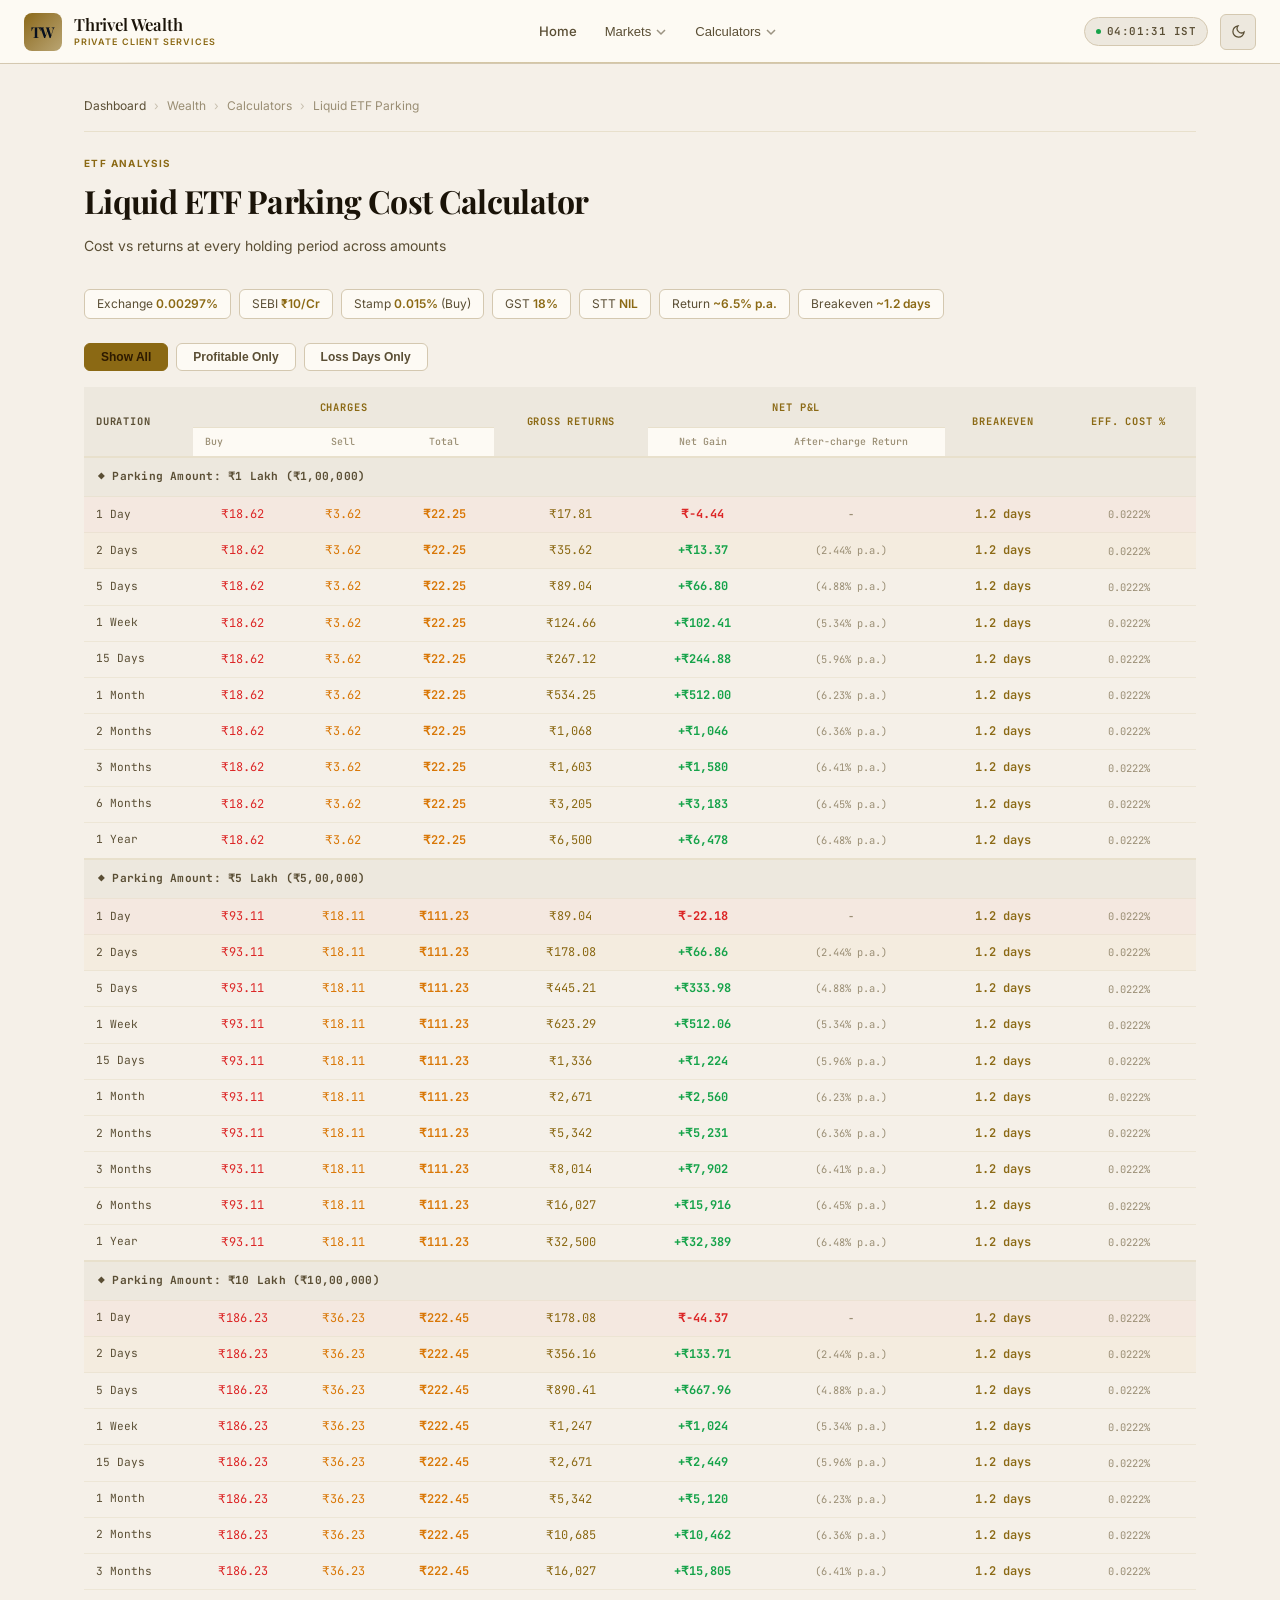
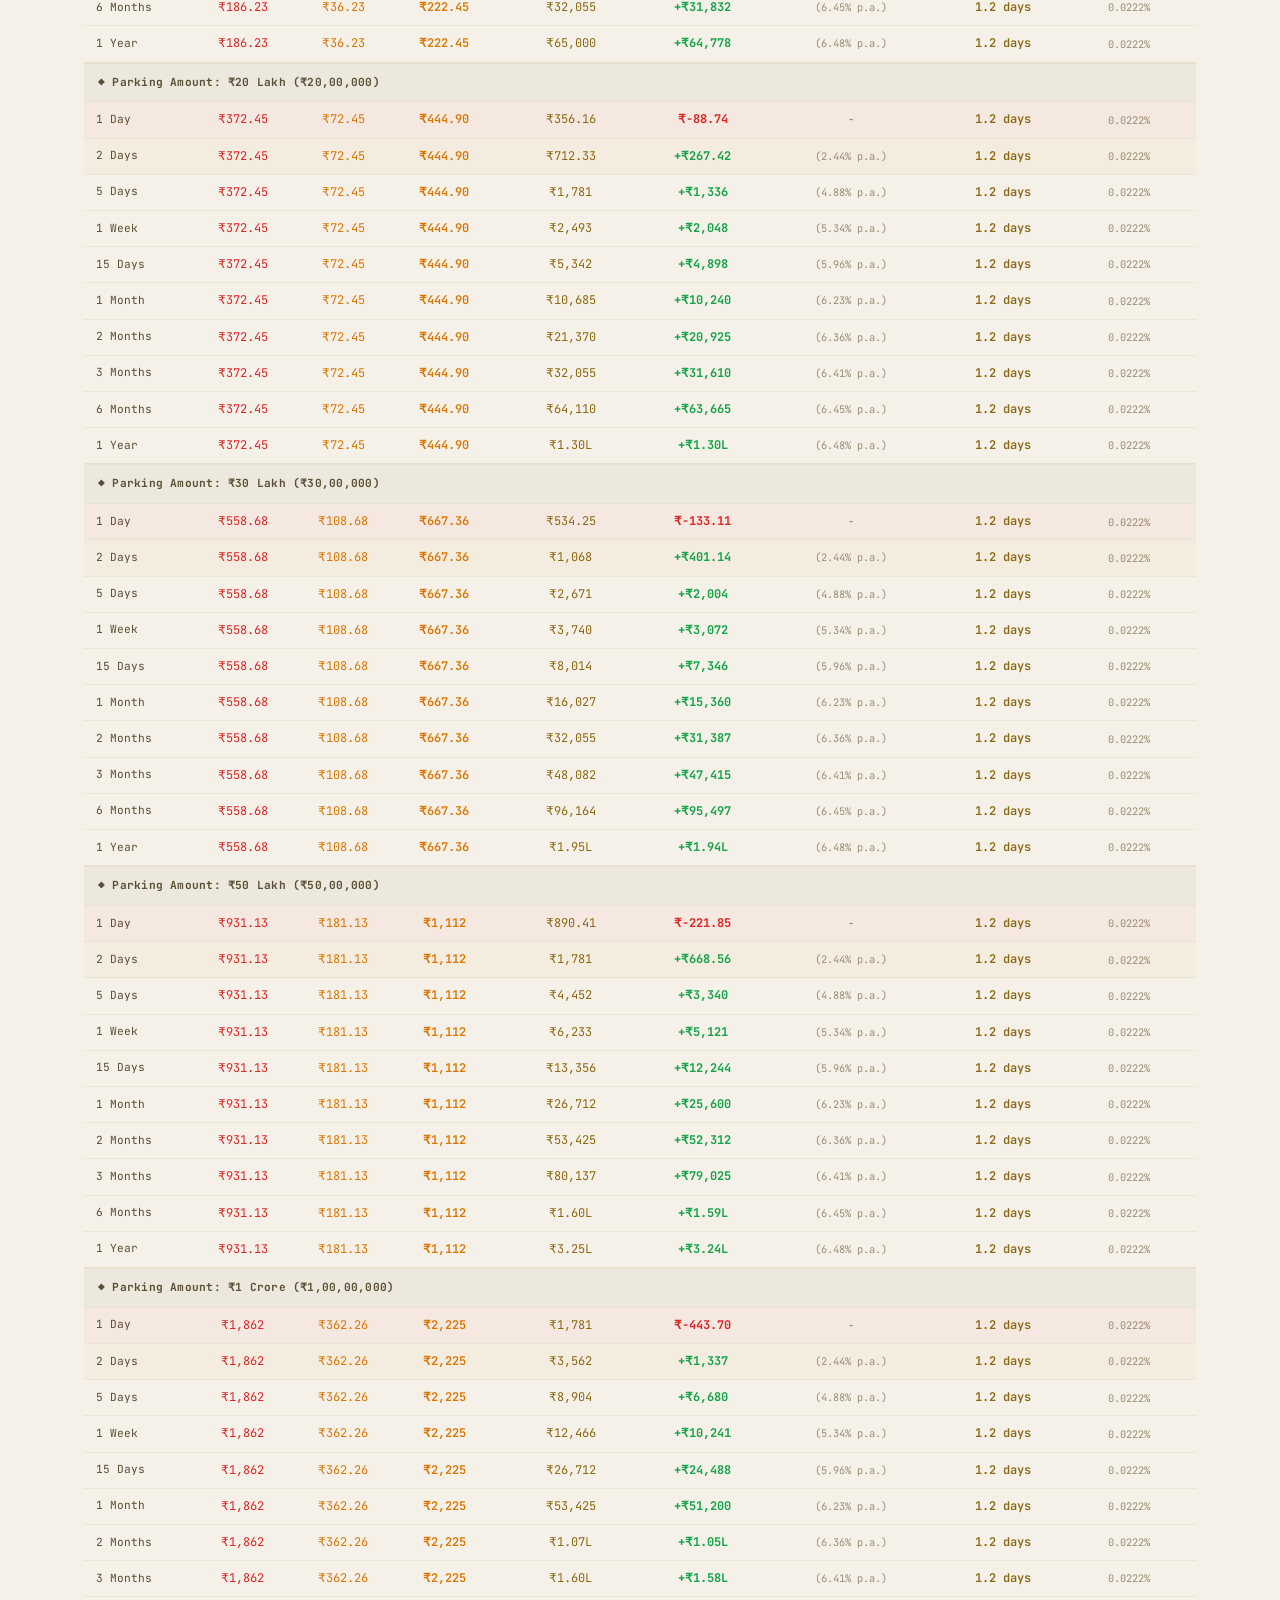
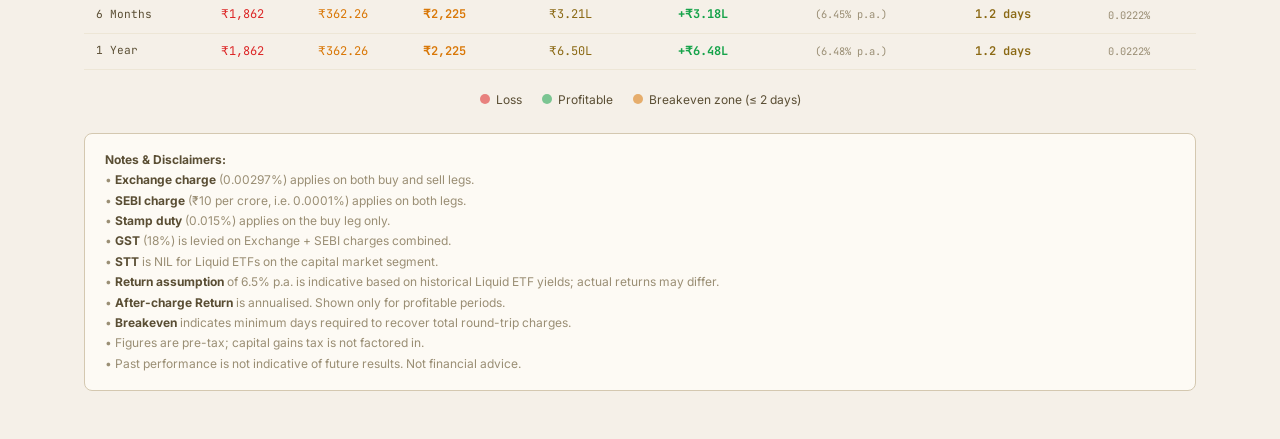
<file: calculators/liquid-etf-parking-calc.html>
<!DOCTYPE html>
<html lang="en" data-theme="dark">
<head>
  <meta charset="UTF-8" />
  <meta name="viewport" content="width=device-width, initial-scale=1.0" />
  <title>Liquid ETF Parking Cost Calculator – Wealth Dashboard</title>
  <meta name="description" content="Calculate parking costs vs gross returns for Liquid ETFs (LIQUIDPLUS, LIQUIDBEES, LIQUIDCASE) across holding periods and investment amounts on NSE." />
  <link rel="stylesheet" href="../shared.css" />
  <script>!function(){var t=localStorage.getItem('tw-theme')||(matchMedia('(prefers-color-scheme:dark)').matches?'dark':'light');document.documentElement.setAttribute('data-theme',t)}();</script>
  <link rel="preconnect" href="https://fonts.googleapis.com" />
  <link rel="preconnect" href="https://fonts.gstatic.com" crossorigin />
  <link href="https://fonts.googleapis.com/css2?family=JetBrains+Mono:wght@400;600;700&display=swap" rel="stylesheet" />
  <style>
    /* ── Page-specific styles using shared token variables ── */

    .tags-row {
      display: flex;
      flex-wrap: wrap;
      gap: var(--space-2);
      margin-bottom: var(--space-6);
    }
    .tag {
      background: var(--color-surface);
      border: 1px solid var(--color-border);
      border-radius: var(--radius-md);
      padding: 4px 12px;
      font-size: var(--text-xs);
      color: var(--color-text-muted);
    }
    .tag span {
      color: var(--color-primary);
      font-weight: 600;
    }

    .view-controls {
      display: flex;
      gap: var(--space-2);
      margin-bottom: var(--space-4);
      flex-wrap: wrap;
    }
    .ctrl-btn {
      padding: 6px 16px;
      border-radius: var(--radius-md);
      border: 1px solid var(--color-border);
      background: var(--color-surface);
      color: var(--color-text-muted);
      font-size: var(--text-xs);
      font-weight: 600;
      cursor: pointer;
      transition: all var(--transition);
    }
    .ctrl-btn.active,
    .ctrl-btn:hover {
      background: var(--color-primary);
      color: var(--btn-primary-text, #07101f);
      border-color: var(--color-primary);
    }

    .main-table {
      border-collapse: collapse;
      width: 100%;
      min-width: 1100px;
      font-size: var(--text-xs);
      font-family: 'JetBrains Mono', monospace;
    }
    .main-table thead tr:first-child th {
      background: var(--color-surface-offset);
      font-size: 0.65rem;
      font-weight: 700;
      letter-spacing: 0.08em;
      text-transform: uppercase;
      color: var(--color-primary);
      padding: 12px 12px;
      border-bottom: 1px solid var(--color-divider);
      text-align: center;
    }
    .main-table thead tr:first-child th:first-child {
      text-align: left;
      color: var(--color-text-muted);
    }
    .main-table thead tr.subhead th {
      background: var(--color-surface);
      font-size: 0.62rem;
      color: var(--color-text-faint);
      padding: 6px 12px;
      border-bottom: 2px solid var(--color-divider);
      text-align: center;
      font-weight: 500;
    }
    .main-table thead tr.subhead th:first-child {
      text-align: left;
    }
    .main-table tbody tr {
      border-bottom: 1px solid color-mix(in oklch, var(--color-divider) 60%, transparent);
      transition: background var(--transition);
    }
    .main-table tbody tr:hover {
      background: color-mix(in oklch, var(--color-primary) 4%, var(--color-surface));
    }
    .main-table td {
      padding: 8px 12px;
      text-align: center;
      vertical-align: middle;
      white-space: nowrap;
    }
    .main-table td:first-child {
      text-align: left;
      color: var(--color-text-muted);
      font-size: 0.7rem;
    }
    .amount-header td {
      background: var(--color-surface-offset);
      font-weight: 700;
      font-size: var(--text-xs);
      color: var(--color-gold);
      padding: 10px 14px;
      border-top: 2px solid var(--color-divider);
      letter-spacing: 0.02em;
    }

    /* Column colour semantics */
    .charge-buy       { color: var(--color-error); }
    .charge-sell      { color: var(--color-warning); }
    .charge-total-col { color: var(--color-warning); font-weight: 600; }
    .returns-col      { color: var(--color-primary); }
    .net-pos          { color: var(--color-success); font-weight: 700; }
    .net-neg          { color: var(--color-error);   font-weight: 700; }
    .breakeven        { color: var(--color-primary); font-weight: 600; }
    .pct              { color: var(--color-text-faint); font-size: 0.65rem; }

    /* Page hero — theme-aware */
    .hero-label {
      font-size: 0.62rem;
      font-weight: 700;
      letter-spacing: 0.14em;
      text-transform: uppercase;
      color: var(--color-primary);
      margin-bottom: var(--space-2);
    }
    .hero-title {
      font-family: 'Playfair Display', serif;
      font-size: clamp(1.4rem, 3vw, 2rem);
      font-weight: 700;
      color: var(--color-text);
      letter-spacing: -0.02em;
      line-height: 1.3;
      margin-bottom: var(--space-3);
    }
    .hero-sub {
      font-size: var(--text-sm);
      color: var(--color-text-muted);
      max-width: 600px;
      line-height: 1.7;
    }

    /* Legend */
    .legend-row {
      display: flex;
      gap: var(--space-5);
      justify-content: center;
      margin-top: var(--space-5);
      flex-wrap: wrap;
    }
    .legend-dot-item {
      display: flex;
      align-items: center;
      gap: 6px;
      font-size: var(--text-xs);
      color: var(--color-text-muted);
    }
    .legend-dot {
      width: 10px;
      height: 10px;
      border-radius: 50%;
    }

    /* Footnote */
    .footnote {
      margin-top: var(--space-6);
      padding: var(--space-4) var(--space-5);
      background: var(--color-surface);
      border: 1px solid var(--color-border);
      border-radius: var(--radius-lg);
      font-size: var(--text-xs);
      color: var(--color-text-faint);
      line-height: 1.7;
    }
    .footnote strong {
      color: var(--color-text-muted);
    }
  </style>
</head>
<body>
<!-- TOP NAV -->
<nav class="top-nav" id="top-nav">
  <div class="nav-inner">
    <a href="../index.html" class="nav-brand">
      <div class="nav-logo">TW</div>
      <div>
        <span class="nav-brand-name">Thrivel Wealth</span>
        <span class="nav-brand-tag">Private Client Services</span>
      </div>
    </a>
    <div class="nav-links" id="nav-links">
      <a href="../index.html" class="nav-link">Home</a>
      <div class="nav-dropdown">
        <button class="nav-link nav-dropdown-btn">Markets <svg class="nav-chevron" viewBox="0 0 12 12" fill="none" stroke="currentColor" stroke-width="1.5"><path d="M2 4l4 4 4-4"/></svg></button>
        <div class="nav-dropdown-menu">
          <a href="../dashboards/market-timings.html"><span class="menu-icon">🕐</span>Market Timings</a>
          <a href="../dashboards/trading-costs-dashboard.html"><span class="menu-icon">📊</span>Trading Costs</a>
        </div>
      </div>
      <div class="nav-dropdown">
        <button class="nav-link nav-dropdown-btn">Calculators <svg class="nav-chevron" viewBox="0 0 12 12" fill="none" stroke="currentColor" stroke-width="1.5"><path d="M2 4l4 4 4-4"/></svg></button>
        <div class="nav-dropdown-menu">
          <a href="../calculators/retirement-calc.html"><span class="menu-icon">🏛️</span>Retirement</a>
          <a href="../calculators/liquid-return-calc.html"><span class="menu-icon">💧</span>Liquid Returns</a>
          <a href="../calculators/liquid-etf-parking-calc.html"><span class="menu-icon">🅿️</span>ETF Parking</a>
          <a href="../calculators/fno-tax-structure.html"><span class="menu-icon">⚡</span>F&amp;O Charges</a>
          <div class="menu-divider"></div>
          <a href="../calculators/interest-calc.html"><span class="menu-icon">📐</span>Interest Calc</a>
          <a href="../calculators/portfolio-tracker.html"><span class="menu-icon">💼</span>Portfolio</a>
        </div>
      </div>
    </div>
    <div class="nav-right">
      <div class="nav-clock-chip"><span class="nav-clock-dot"></span><span id="nav-clock">--:-- IST</span></div>
      <button class="nav-theme-btn" data-theme-toggle aria-label="Toggle theme"><svg width="15" height="15" viewBox="0 0 24 24" fill="none" stroke="currentColor" stroke-width="2"><path d="M21 12.79A9 9 0 1 1 11.21 3 7 7 0 0 0 21 12.79z"/></svg></button>
      <button class="nav-mobile-btn" id="nav-mobile-btn" aria-label="Open menu"><svg width="16" height="16" viewBox="0 0 24 24" fill="none" stroke="currentColor" stroke-width="2"><path d="M3 12h18M3 6h18M3 18h18"/></svg></button>
    </div>
  </div>
</nav>

<div class="app-wrapper">

  <!-- ── Breadcrumb ── -->
  <nav class="breadcrumb" aria-label="Breadcrumb">
    <a href="../index.html">Dashboard</a>
    <span class="breadcrumb-sep">›</span>
    <span>Wealth</span>
    <span class="breadcrumb-sep">›</span>
    <span>Calculators</span>
    <span class="breadcrumb-sep">›</span>
    <span>Liquid ETF Parking</span>
  </nav>

  <!-- ── Main Content ── -->
  <main class="page-content">

    <!-- Page Hero -->
    <div class="page-hero">
      <div class="hero-label">ETF Analysis</div>
      <h1 class="hero-title">Liquid ETF Parking Cost Calculator</h1>
      <p class="hero-sub">Cost vs returns at every holding period across amounts</p>
    </div>

    <!-- Assumptions Tags -->
    <div class="tags-row" role="list" aria-label="Assumptions">
      <span class="tag" role="listitem">Exchange <span>0.00297%</span></span>
      <span class="tag" role="listitem">SEBI <span>₹10/Cr</span></span>
      <span class="tag" role="listitem">Stamp <span>0.015%</span> (Buy)</span>
      <span class="tag" role="listitem">GST <span>18%</span></span>
      <span class="tag" role="listitem">STT <span>NIL</span></span>
      <span class="tag" role="listitem">Return <span>~6.5% p.a.</span></span>
      <span class="tag" role="listitem">Breakeven <span>~1.2 days</span></span>
    </div>

    <!-- View Controls -->
    <div class="view-controls" role="group" aria-label="Filter rows">
      <button id="btnAll"        class="ctrl-btn active" onclick="setView('all')">Show All</button>
      <button id="btnProfitable" class="ctrl-btn"        onclick="setView('profitable')">Profitable Only</button>
      <button id="btnLoss"       class="ctrl-btn"        onclick="setView('loss')">Loss Days Only</button>
    </div>

    <!-- Table -->
    <div class="table-wrapper">
      <div class="table-scroll">
        <table id="mainTable" class="main-table" aria-label="Liquid ETF Parking Cost Table">
          <thead>
            <tr>
              <th rowspan="2" scope="col">Duration</th>
              <th colspan="3" scope="colgroup">Charges</th>
              <th rowspan="2" scope="col">Gross Returns</th>
              <th colspan="2" scope="colgroup">Net P&amp;L</th>
              <th rowspan="2" scope="col">Breakeven</th>
              <th rowspan="2" scope="col">Eff. Cost %</th>
            </tr>
            <tr class="subhead">
              <th scope="col">Buy</th>
              <th scope="col">Sell</th>
              <th scope="col">Total</th>
              <th scope="col">Net Gain</th>
              <th scope="col">After-charge Return</th>
            </tr>
          </thead>
          <tbody id="tableBody">
            <!-- Populated by renderTable() -->
          </tbody>
        </table>
      </div>
    </div>

    <!-- Legend -->
    <div class="legend-row" role="list" aria-label="Table legend">
      <div class="legend-dot-item" role="listitem">
        <span class="legend-dot" style="background:var(--color-error);opacity:0.55;" aria-hidden="true"></span>
        Loss
      </div>
      <div class="legend-dot-item" role="listitem">
        <span class="legend-dot" style="background:var(--color-success);opacity:0.55;" aria-hidden="true"></span>
        Profitable
      </div>
      <div class="legend-dot-item" role="listitem">
        <span class="legend-dot" style="background:var(--color-warning);opacity:0.55;" aria-hidden="true"></span>
        Breakeven zone (≤ 2 days)
      </div>
    </div>

    <!-- Footnote -->
    <div class="footnote">
      <strong>Notes &amp; Disclaimers:</strong><br />
      • <strong>Exchange charge</strong> (0.00297%) applies on both buy and sell legs.<br />
      • <strong>SEBI charge</strong> (₹10 per crore, i.e. 0.0001%) applies on both legs.<br />
      • <strong>Stamp duty</strong> (0.015%) applies on the buy leg only.<br />
      • <strong>GST</strong> (18%) is levied on Exchange + SEBI charges combined.<br />
      • <strong>STT</strong> is NIL for Liquid ETFs on the capital market segment.<br />
      • <strong>Return assumption</strong> of 6.5% p.a. is indicative based on historical Liquid ETF yields; actual returns may differ.<br />
      • <strong>After-charge Return</strong> is annualised. Shown only for profitable periods.<br />
      • <strong>Breakeven</strong> indicates minimum days required to recover total round-trip charges.<br />
      • Figures are pre-tax; capital gains tax is not factored in.<br />
      • Past performance is not indicative of future results. Not financial advice.
    </div>

  </main>

</div><!-- /.app-wrapper -->

<script>
/* ── Original calculator logic — preserved verbatim ── */
const EXCHANGE=0.0000297, SEBI=0.000001, STAMP=0.00015, GST=0.18, ANNUAL_RETURN=0.065;
const amounts=[{val:100000,label:'₹1 Lakh'},{val:500000,label:'₹5 Lakh'},{val:1000000,label:'₹10 Lakh'},{val:2000000,label:'₹20 Lakh'},{val:3000000,label:'₹30 Lakh'},{val:5000000,label:'₹50 Lakh'},{val:10000000,label:'₹1 Crore'}];
const periods=[{days:1,label:'1 Day'},{days:2,label:'2 Days'},{days:5,label:'5 Days'},{days:7,label:'1 Week'},{days:15,label:'15 Days'},{days:30,label:'1 Month'},{days:60,label:'2 Months'},{days:90,label:'3 Months'},{days:180,label:'6 Months'},{days:365,label:'1 Year'}];
function fmt(n){if(Math.abs(n)>=100000)return'₹'+(n/100000).toFixed(2)+'L';if(Math.abs(n)>=1000)return'₹'+n.toLocaleString('en-IN',{maximumFractionDigits:0});return'₹'+n.toFixed(2);}
function calcRow(amount,days){const buyExc=amount*EXCHANGE,buySebi=amount*SEBI,buyStamp=amount*STAMP,buyGst=(buyExc+buySebi)*GST,buyTotal=buyExc+buySebi+buyStamp+buyGst;const sellExc=amount*EXCHANGE,sellSebi=amount*SEBI,sellGst=(sellExc+sellSebi)*GST,sellTotal=sellExc+sellSebi+sellGst;const totalCharge=buyTotal+sellTotal,returns=amount*(ANNUAL_RETURN/365)*days,net=returns-totalCharge,breakeven=totalCharge/(amount*ANNUAL_RETURN/365),effCostPct=(totalCharge/amount)*100,afterChargeReturn=net>0?(net/amount*100):null;return{buyTotal,sellTotal,totalCharge,returns,net,breakeven,effCostPct,afterChargeReturn};}
let currentView='all';
function setView(v){currentView=v;document.querySelectorAll('.ctrl-btn').forEach(b=>b.classList.remove('active'));event.target.classList.add('active');renderTable();}
function renderTable(){
  const tbody=document.getElementById('tableBody');tbody.innerHTML='';
  amounts.forEach(amtObj=>{
    const headerRow=document.createElement('tr');headerRow.className='amount-header';headerRow.innerHTML=`<td colspan="9">◆ Parking Amount: ${amtObj.label} (₹${amtObj.val.toLocaleString('en-IN')})</td>`;tbody.appendChild(headerRow);
    periods.forEach(period=>{
      const r=calcRow(amtObj.val,period.days),isProfit=r.net>=0,isBreakeven=period.days<=2;
      if(currentView==='profitable'&&!isProfit)return;if(currentView==='loss'&&isProfit)return;
      const row=document.createElement('tr');
      let rowBg='';if(!isProfit)rowBg='background:color-mix(in oklch,var(--color-error) 4%,transparent);';else if(isBreakeven)rowBg='background:color-mix(in oklch,var(--color-warning) 4%,transparent);';
      row.style.cssText=rowBg;
      const netClass=isProfit?'net-pos':'net-neg',netSign=isProfit?'+':'';
      const afterRet=r.afterChargeReturn!==null?`<span class="pct">(${(r.afterChargeReturn*(365/period.days)).toFixed(2)}% p.a.)</span>`:`<span class="pct net-neg">-</span>`;
      row.innerHTML=`<td>${period.label}</td><td class="charge-buy">${fmt(r.buyTotal)}</td><td class="charge-sell">${fmt(r.sellTotal)}</td><td class="charge-total-col">${fmt(r.totalCharge)}</td><td class="returns-col">${fmt(r.returns)}</td><td class="${netClass}">${netSign}${fmt(r.net)}</td><td>${afterRet}</td><td class="breakeven">${r.breakeven.toFixed(1)} days</td><td class="pct">${r.effCostPct.toFixed(4)}%</td>`;
      tbody.appendChild(row);
    });
  });
}
renderTable();
</script>

<script src="../shared-nav.js"></script>

</body>
</html>
</file>
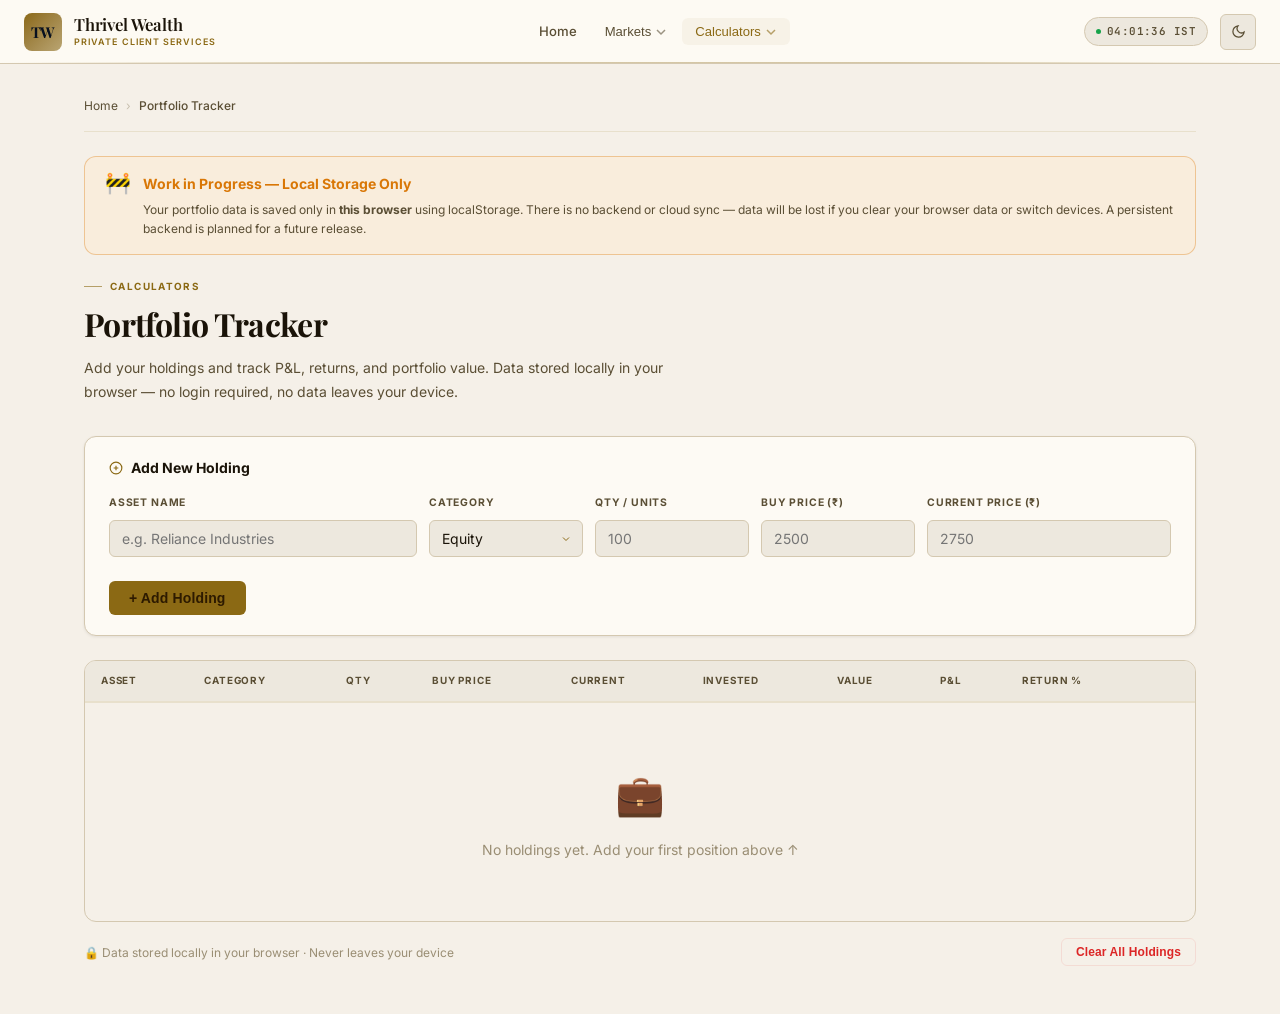
<file: calculators/portfolio-tracker.html>
<!DOCTYPE html>
<html lang="en" data-theme="dark">
<head>
  <meta charset="UTF-8" />
  <meta name="viewport" content="width=device-width, initial-scale=1.0" />
  <title>Portfolio Tracker — Thrivel Wealth</title>
  <meta name="description" content="Personal portfolio tracker. Add holdings, track P&L, returns, and portfolio value. Data persisted locally — no login required." />
  <link rel="stylesheet" href="../shared.css" />
  <script>!function(){var t=localStorage.getItem('tw-theme')||(matchMedia('(prefers-color-scheme:dark)').matches?'dark':'light');document.documentElement.setAttribute('data-theme',t)}();</script>
  <style>
    .port-add-grid {
      display: grid;
      grid-template-columns: 2fr 1fr 1fr 1fr auto;
      gap: var(--space-3);
      align-items: flex-end;
      margin-bottom: var(--space-6);
    }
    @media(max-width:768px){ .port-add-grid { grid-template-columns: 1fr 1fr; } }
    @media(max-width:500px){ .port-add-grid { grid-template-columns: 1fr; } }

    .summary-bar {
      display: grid;
      grid-template-columns: repeat(4, 1fr);
      gap: var(--space-4);
      margin-bottom: var(--space-6);
    }
    @media(max-width:700px){ .summary-bar { grid-template-columns: repeat(2, 1fr); } }
    .summary-chip {
      background: var(--color-surface);
      border: 1px solid var(--color-border);
      border-radius: var(--radius-xl);
      padding: var(--space-4) var(--space-5);
    }
    .summary-chip-label {
      font-size: 0.6rem;
      font-weight: 700;
      text-transform: uppercase;
      letter-spacing: 0.08em;
      color: var(--color-text-faint);
      margin-bottom: 6px;
    }
    .summary-chip-val {
      font-family: 'JetBrains Mono', monospace;
      font-size: var(--text-xl);
      font-weight: 700;
      color: var(--color-text);
    }

    .port-table-wrap { overflow-x: auto; border-radius: var(--radius-xl); border: 1px solid var(--color-border); }
    .port-table {
      width: 100%;
      border-collapse: collapse;
      font-size: var(--text-sm);
    }
    .port-table th {
      font-size: 0.62rem;
      font-weight: 700;
      text-transform: uppercase;
      letter-spacing: 0.08em;
      color: var(--color-text-muted);
      text-align: left;
      padding: var(--space-3) var(--space-4);
      border-bottom: 2px solid var(--color-divider);
      background: var(--color-surface-offset);
      white-space: nowrap;
    }
    .port-table td {
      padding: var(--space-3) var(--space-4);
      border-bottom: 1px solid var(--color-divider);
      color: var(--color-text);
      white-space: nowrap;
    }
    .port-table tr:last-child td { border-bottom: none; }
    .port-table tr:hover td { background: var(--color-surface-offset); }
    .profit { color: var(--color-success); font-weight: 700; }
    .loss   { color: var(--color-error);   font-weight: 700; }
    .port-table .mono { font-family: 'JetBrains Mono', monospace; font-size: var(--text-xs); }
    .del-btn {
      background: none;
      border: none;
      cursor: pointer;
      color: var(--color-text-faint);
      font-size: 0.75rem;
      padding: 3px 7px;
      border-radius: var(--radius-sm);
      transition: all var(--transition);
    }
    .del-btn:hover { background: var(--color-error-bg); color: var(--color-error); }
    .empty-state {
      text-align: center;
      padding: var(--space-12) var(--space-6);
      color: var(--color-text-faint);
    }
    .empty-state .empty-icon { font-size: 2.5rem; margin-bottom: var(--space-3); }
    .empty-state .empty-text { font-size: var(--text-sm); }

    .edit-input {
      width: 100%;
      background: var(--color-surface-2);
      border: 1px solid var(--color-primary);
      border-radius: var(--radius-sm);
      color: var(--color-text);
      font-family: 'JetBrains Mono', monospace;
      font-size: var(--text-xs);
      padding: 3px 6px;
      outline: none;
    }
    .asset-category-tag {
      font-size: 0.58rem;
      font-weight: 700;
      text-transform: uppercase;
      letter-spacing: 0.07em;
      padding: 1px 6px;
      border-radius: var(--radius-full);
    }
  </style>
</head>
<body>

<!-- TOP NAV -->
<nav class="top-nav" id="top-nav">
  <div class="nav-inner">
    <a href="../index.html" class="nav-brand">
      <div class="nav-logo">TW</div>
      <div>
        <span class="nav-brand-name">Thrivel Wealth</span>
        <span class="nav-brand-tag">Private Client Services</span>
      </div>
    </a>
    <div class="nav-links" id="nav-links">
      <a href="../index.html" class="nav-link">Home</a>
      <div class="nav-dropdown">
        <button class="nav-link nav-dropdown-btn">Markets <svg class="nav-chevron" viewBox="0 0 12 12" fill="none" stroke="currentColor" stroke-width="1.5"><path d="M2 4l4 4 4-4"/></svg></button>
        <div class="nav-dropdown-menu">
          <a href="../dashboards/market-timings.html"><span class="menu-icon">🕐</span>Market Timings</a>
          <a href="../dashboards/trading-costs-dashboard.html"><span class="menu-icon">📊</span>Trading Costs</a>
        </div>
      </div>
      <div class="nav-dropdown">
        <button class="nav-link nav-dropdown-btn active">Calculators <svg class="nav-chevron" viewBox="0 0 12 12" fill="none" stroke="currentColor" stroke-width="1.5"><path d="M2 4l4 4 4-4"/></svg></button>
        <div class="nav-dropdown-menu">
          <a href="../calculators/retirement-calc.html"><span class="menu-icon">🏛️</span>Retirement</a>
          <a href="../calculators/liquid-return-calc.html"><span class="menu-icon">💧</span>Liquid Returns</a>
          <a href="../calculators/liquid-etf-parking-calc.html"><span class="menu-icon">🅿️</span>ETF Parking</a>
          <a href="../calculators/fno-tax-structure.html"><span class="menu-icon">⚡</span>F&amp;O Charges</a>
          <div class="menu-divider"></div>
          <a href="../calculators/interest-calc.html"><span class="menu-icon">📐</span>Interest Calc</a>
          <a href="../calculators/portfolio-tracker.html"><span class="menu-icon">💼</span>Portfolio</a>
        </div>
      </div>
    </div>
    <div class="nav-right">
      <div class="nav-clock-chip"><span class="nav-clock-dot"></span><span id="nav-clock">--:-- IST</span></div>
      <button class="nav-theme-btn" data-theme-toggle aria-label="Toggle theme"><svg width="15" height="15" viewBox="0 0 24 24" fill="none" stroke="currentColor" stroke-width="2"><path d="M21 12.79A9 9 0 1 1 11.21 3 7 7 0 0 0 21 12.79z"/></svg></button>
      <button class="nav-mobile-btn" id="nav-mobile-btn"><svg width="16" height="16" viewBox="0 0 24 24" fill="none" stroke="currentColor" stroke-width="2"><path d="M3 12h18M3 6h18M3 18h18"/></svg></button>
    </div>
  </div>
</nav>

<div class="app-wrapper">
  <nav class="breadcrumb">
    <a href="../index.html">Home</a>
    <span class="breadcrumb-sep">›</span>
    <span class="breadcrumb-current">Portfolio Tracker</span>
  </nav>
  <!-- Work in Progress Banner -->
  <div style="display:flex;align-items:flex-start;gap:var(--space-3);background:color-mix(in srgb,var(--color-warning) 10%,var(--color-surface));border:1px solid color-mix(in srgb,var(--color-warning) 35%,transparent);border-radius:var(--radius-xl);padding:var(--space-4) var(--space-5);margin-bottom:var(--space-6);">
    <span style="font-size:1.3rem;line-height:1;flex-shrink:0;">🚧</span>
    <div>
      <div style="font-size:var(--text-sm);font-weight:700;color:var(--color-warning);margin-bottom:4px;">Work in Progress — Local Storage Only</div>
      <div style="font-size:var(--text-xs);color:var(--color-text-muted);line-height:1.6;">Your portfolio data is saved only in <strong>this browser</strong> using localStorage. There is no backend or cloud sync — data will be lost if you clear your browser data or switch devices. A persistent backend is planned for a future release.</div>
    </div>
  </div>

  <div class="page-hero">
    <div class="page-hero-label">Calculators</div>
    <h1 class="page-hero-title">Portfolio Tracker</h1>
    <p class="page-hero-sub">Add your holdings and track P&amp;L, returns, and portfolio value. Data stored locally in your browser — no login required, no data leaves your device.</p>
  </div>

  <!-- Add Asset Form -->
  <div class="surface-card-padded" style="margin-bottom:var(--space-6);">
    <div style="font-size:var(--text-sm);font-weight:700;color:var(--color-text);margin-bottom:var(--space-4);display:flex;align-items:center;gap:var(--space-2);">
      <svg width="14" height="14" viewBox="0 0 24 24" fill="none" stroke="var(--color-primary)" stroke-width="2"><circle cx="12" cy="12" r="10"/><path d="M12 8v8M8 12h8"/></svg>
      Add New Holding
    </div>
    <div class="port-add-grid">
      <div class="field-group" style="margin-bottom:0;">
        <label class="field-label">Asset Name</label>
        <input class="field-input" id="pt-name" placeholder="e.g. Reliance Industries" />
      </div>
      <div class="field-group" style="margin-bottom:0;">
        <label class="field-label">Category</label>
        <select class="field-input" id="pt-cat">
          <option value="Equity">Equity</option>
          <option value="MF">Mutual Fund</option>
          <option value="ETF">ETF</option>
          <option value="Debt">Debt / FD</option>
          <option value="Gold">Gold</option>
          <option value="Crypto">Crypto</option>
          <option value="Other">Other</option>
        </select>
      </div>
      <div class="field-group" style="margin-bottom:0;">
        <label class="field-label">Qty / Units</label>
        <input class="field-input" id="pt-qty" type="number" placeholder="100" />
      </div>
      <div class="field-group" style="margin-bottom:0;">
        <label class="field-label">Buy Price (₹)</label>
        <input class="field-input" id="pt-buy" type="number" placeholder="2500" />
      </div>
      <div class="field-group" style="margin-bottom:0;">
        <label class="field-label">Current Price (₹)</label>
        <input class="field-input" id="pt-cur" type="number" placeholder="2750" />
      </div>
    </div>
    <div style="display:flex;gap:var(--space-3);align-items:center;flex-wrap:wrap;">
      <button class="btn btn-primary" onclick="addAsset()">+ Add Holding</button>
      <div id="add-error" style="font-size:var(--text-xs);color:var(--color-error);display:none;"></div>
    </div>
  </div>

  <!-- Summary Bar -->
  <div class="summary-bar" id="summary-bar" style="display:none;">
    <div class="summary-chip">
      <div class="summary-chip-label">Total Invested</div>
      <div class="summary-chip-val" id="pt-invested">—</div>
    </div>
    <div class="summary-chip">
      <div class="summary-chip-label">Portfolio Value</div>
      <div class="summary-chip-val" id="pt-value">—</div>
    </div>
    <div class="summary-chip">
      <div class="summary-chip-label">Total P&amp;L</div>
      <div class="summary-chip-val" id="pt-pnl">—</div>
    </div>
    <div class="summary-chip">
      <div class="summary-chip-label">Overall Return</div>
      <div class="summary-chip-val" id="pt-ret">—</div>
    </div>
  </div>

  <!-- Table -->
  <div class="port-table-wrap">
    <table class="port-table">
      <thead>
        <tr>
          <th>Asset</th>
          <th>Category</th>
          <th>Qty</th>
          <th>Buy Price</th>
          <th>Current</th>
          <th>Invested</th>
          <th>Value</th>
          <th>P&amp;L</th>
          <th>Return %</th>
          <th></th>
        </tr>
      </thead>
      <tbody id="port-body">
        <tr>
          <td colspan="10">
            <div class="empty-state">
              <div class="empty-icon">💼</div>
              <div class="empty-text">No holdings yet. Add your first position above ↑</div>
            </div>
          </td>
        </tr>
      </tbody>
    </table>
  </div>

  <div style="margin-top:var(--space-4);font-size:var(--text-xs);color:var(--color-text-faint);display:flex;align-items:center;justify-content:space-between;flex-wrap:wrap;gap:var(--space-3);">
    <span>🔒 Data stored locally in your browser · Never leaves your device</span>
    <button class="btn btn-ghost btn-sm" onclick="clearAll()" style="color:var(--color-error);border-color:var(--color-error-bg);">Clear All Holdings</button>
  </div>
</div>

<script>
const CATEGORY_COLORS = {
  Equity:'var(--color-primary)',MF:'var(--color-blue)',ETF:'var(--color-success)',
  Debt:'var(--color-text-muted)',Gold:'#c9a84c',Crypto:'#a78bfa',Other:'var(--color-text-faint)'
};
function fmtINR(n){if(isNaN(n))return'—';if(n>=1e7)return'₹'+(n/1e7).toFixed(2)+' Cr';if(n>=1e5)return'₹'+(n/1e5).toFixed(2)+' L';return'₹'+Math.round(n).toLocaleString('en-IN');}
function fmtPct(n){return(n>=0?'+':'')+n.toFixed(2)+'%';}

let portfolio=JSON.parse(localStorage.getItem('tw_portfolio')||'[]');
function savePort(){localStorage.setItem('tw_portfolio',JSON.stringify(portfolio));}

function addAsset(){
  const name=document.getElementById('pt-name').value.trim();
  const cat=document.getElementById('pt-cat').value;
  const qty=parseFloat(document.getElementById('pt-qty').value);
  const buy=parseFloat(document.getElementById('pt-buy').value);
  const cur=parseFloat(document.getElementById('pt-cur').value);
  const errEl=document.getElementById('add-error');
  errEl.style.display='none';
  if(!name||isNaN(qty)||isNaN(buy)||isNaN(cur)||qty<=0||buy<=0||cur<=0){
    errEl.textContent='Please fill all fields with valid positive numbers.';
    errEl.style.display='block';
    return;
  }
  portfolio.push({name,cat,qty,buy,cur,id:Date.now()});
  savePort();renderPortfolio();
  ['pt-name','pt-qty','pt-buy','pt-cur'].forEach(id=>document.getElementById(id).value='');
}

function removeAsset(id){portfolio=portfolio.filter(a=>a.id!==id);savePort();renderPortfolio();}

function updateCurrent(id,val){
  const a=portfolio.find(x=>x.id===id);
  if(a){a.cur=parseFloat(val)||a.cur;savePort();renderPortfolio();}
}

function clearAll(){
  if(!confirm('Clear all holdings? This cannot be undone.'))return;
  portfolio=[];savePort();renderPortfolio();
}

function renderPortfolio(){
  const tbody=document.getElementById('port-body');
  const sb=document.getElementById('summary-bar');
  if(portfolio.length===0){
    tbody.innerHTML=`<tr><td colspan="10"><div class="empty-state"><div class="empty-icon">💼</div><div class="empty-text">No holdings yet. Add your first position above ↑</div></div></td></tr>`;
    sb.style.display='none';return;
  }
  let totalInvested=0,totalValue=0;
  tbody.innerHTML=portfolio.map(a=>{
    const invested=a.qty*a.buy,value=a.qty*a.cur,pl=value-invested,ret=((a.cur-a.buy)/a.buy)*100;
    totalInvested+=invested;totalValue+=value;
    const cls=pl>=0?'profit':'loss';
    const catColor=CATEGORY_COLORS[a.cat]||'var(--color-text-faint)';
    return`<tr>
      <td><strong>${a.name}</strong></td>
      <td><span style="font-size:0.6rem;font-weight:700;text-transform:uppercase;letter-spacing:0.07em;padding:1px 7px;border-radius:99px;background:color-mix(in srgb,${catColor} 15%,transparent);color:${catColor};border:1px solid color-mix(in srgb,${catColor} 30%,transparent);">${a.cat}</span></td>
      <td class="mono">${a.qty.toLocaleString('en-IN')}</td>
      <td class="mono">${fmtINR(a.buy)}</td>
      <td><input class="edit-input" type="number" value="${a.cur}" onchange="updateCurrent(${a.id},this.value)" title="Click to update current price" style="width:90px;" /></td>
      <td class="mono">${fmtINR(invested)}</td>
      <td class="mono">${fmtINR(value)}</td>
      <td class="mono ${cls}">${pl>=0?'+':''}${fmtINR(pl)}</td>
      <td class="mono ${cls}">${fmtPct(ret)}</td>
      <td><button class="del-btn" onclick="removeAsset(${a.id})" title="Remove holding">✕</button></td>
    </tr>`;
  }).join('');

  const totalPL=totalValue-totalInvested,totalRet=((totalValue-totalInvested)/totalInvested)*100;
  document.getElementById('pt-invested').textContent=fmtINR(totalInvested);
  document.getElementById('pt-value').textContent=fmtINR(totalValue);
  const pnlEl=document.getElementById('pt-pnl');
  pnlEl.textContent=(totalPL>=0?'+':'')+fmtINR(totalPL);
  pnlEl.style.color=totalPL>=0?'var(--color-success)':'var(--color-error)';
  const retEl=document.getElementById('pt-ret');
  retEl.textContent=fmtPct(totalRet);
  retEl.style.color=totalRet>=0?'var(--color-success)':'var(--color-error)';
  sb.style.display='grid';
}
renderPortfolio();

// Enter to add
document.addEventListener('keydown',e=>{if(e.key==='Enter'&&['pt-name','pt-qty','pt-buy','pt-cur'].includes(document.activeElement?.id))addAsset();});
</script>
<script src="../shared-nav.js"></script>
</body>
</html>
</file>
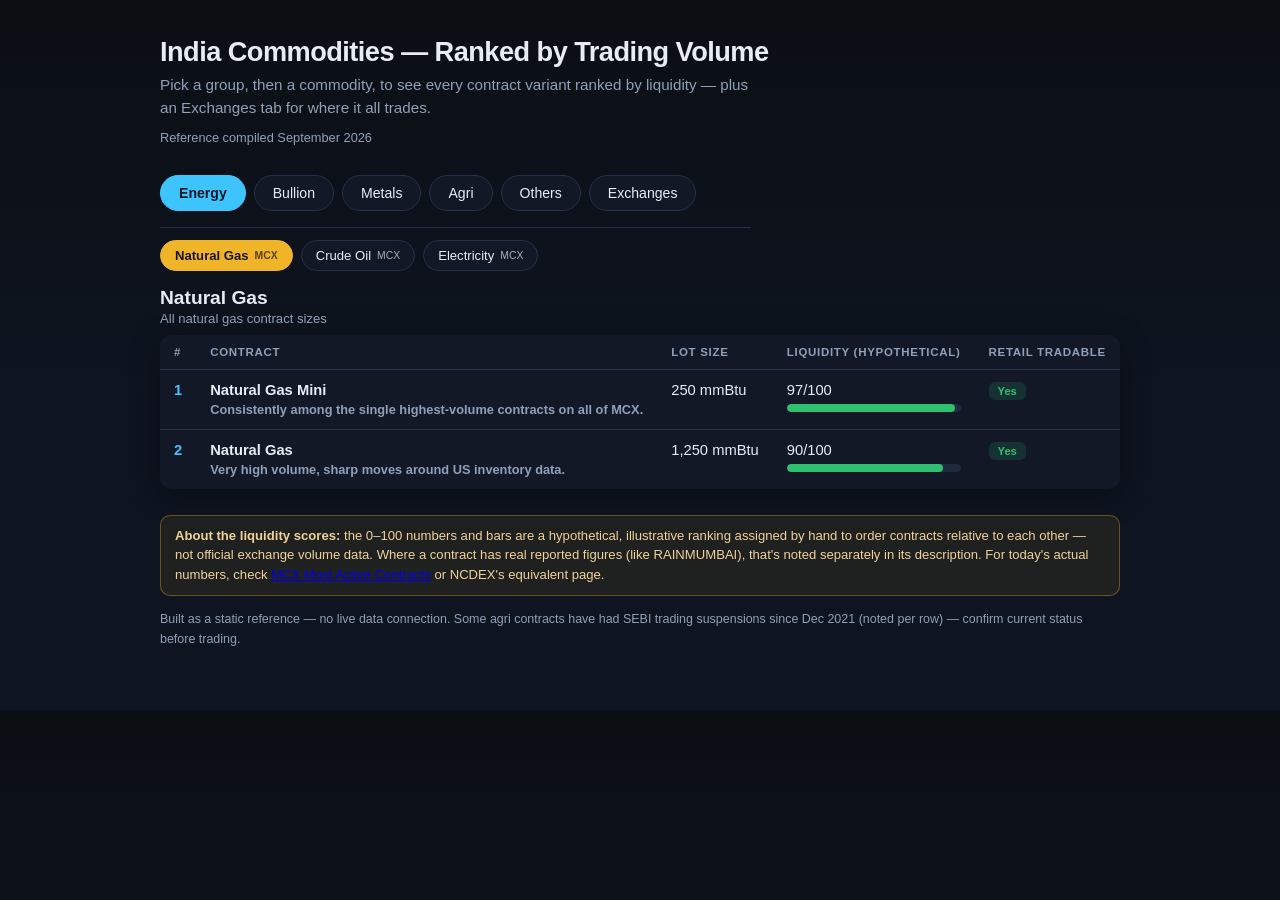
<file: dashboards/india-commodities.volume.html>
<!DOCTYPE html>
<html lang="en">
<head>
<meta charset="UTF-8">
<meta name="viewport" content="width=device-width, initial-scale=1">
<title>India Commodities by Trading Volume — MCX / NCDEX Ranking</title>
<style>
  :root{
    --bg:#0b0f14; --panel:#121826; --panel2:#161f30; --text:#e8edf5; --muted:#8fa0b8;
    --accent:#f0b429; --accent2:#3ec5ff; --good:#2fbf71; --mid:#f0b429; --low:#8fa0b8;
    --border:#243149;
  }
  *{box-sizing:border-box}
  body{margin:0;background:linear-gradient(180deg,#0b0f14,#0e1420 400px);color:var(--text);
    font-family:-apple-system,Segoe UI,Roboto,Helvetica,Arial,sans-serif;padding:0 0 60px}
  header{padding:36px 20px 14px;max-width:1000px;margin:0 auto}
  h1{font-size:1.7rem;margin:0 0 6px;letter-spacing:-.02em}
  .sub{color:var(--muted);font-size:.95rem;line-height:1.5;max-width:70ch}
  .disclaimer{margin-top:14px;padding:10px 14px;background:rgba(240,180,41,.08);
    border:1px solid rgba(240,180,41,.35);border-radius:10px;color:#f0d29a;font-size:.82rem;line-height:1.5;max-width:70ch}
  .updated{color:var(--muted);font-size:.8rem;margin-top:10px}
  main{max-width:1000px;margin:0 auto;padding:0 20px}
  .tabs{display:flex;gap:8px;flex-wrap:wrap;margin:16px 0}
  .tabs.top button{padding:9px 18px;font-size:.88rem}
  .tabs.sub{margin-top:6px;padding-top:12px;border-top:1px solid var(--border)}
  button.tab{background:var(--panel);border:1px solid var(--border);color:var(--text);
    padding:7px 14px;border-radius:20px;font-size:.82rem;cursor:pointer;display:flex;align-items:center;gap:6px}
  button.tab.active{background:var(--accent);color:#1a1200;border-color:var(--accent);font-weight:600}
  .tabs.top button.active{background:var(--accent2);border-color:var(--accent2);color:#001824}
  button.tab .exch{font-size:.65rem;opacity:.7}
  .cat-head{margin:12px 0 8px}
  .cat-head h2{font-size:1.2rem;margin:0}
  .cat-head .cat-sub{color:var(--muted);font-size:.82rem}
  .score-note{color:var(--muted);font-size:.76rem;margin:0 0 10px}
  .empty{color:var(--muted);font-size:.9rem;padding:20px;background:var(--panel);border-radius:12px}
  table{width:100%;border-collapse:collapse;background:var(--panel);border-radius:12px;overflow:hidden;
    box-shadow:0 8px 30px rgba(0,0,0,.35)}
  thead th{text-align:left;font-size:.72rem;text-transform:uppercase;letter-spacing:.06em;
    color:var(--muted);padding:11px 14px;border-bottom:1px solid var(--border)}
  tbody td{padding:12px 14px;border-bottom:1px solid var(--border);font-size:.92rem;vertical-align:top}
  tbody tr:hover{background:var(--panel2)}
  tbody tr:last-child td{border-bottom:none}
  .rank{font-weight:700;color:var(--accent2);width:26px}
  .name{font-weight:600}
  .bar-wrap{background:#1e2a3f;border-radius:6px;height:8px;width:100%;overflow:hidden;margin-top:6px}
  .bar{height:100%;border-radius:6px}
  .tier-high .bar{background:var(--good)}
  .tier-mid .bar{background:var(--mid)}
  .tier-low .bar{background:var(--low)}
  .badge{font-size:.7rem;font-weight:700;padding:3px 9px;border-radius:6px;white-space:nowrap}
  .b-high{background:rgba(47,191,113,.15);color:var(--good)}
  .b-mid{background:rgba(240,180,41,.15);color:var(--mid)}
  .b-low{background:rgba(143,160,184,.15);color:var(--low)}
  .note{color:var(--muted);font-size:.8rem;margin-top:4px}
  .ex-grid{display:grid;grid-template-columns:1fr 1fr;gap:14px}
  .ex-card{background:var(--panel);border:1px solid var(--border);border-radius:12px;padding:16px}
  .ex-card h3{margin:0 0 4px;font-size:1rem}
  .ex-card .ex-tag{font-size:.68rem;color:var(--accent2);text-transform:uppercase;letter-spacing:.05em}
  .ex-card p{margin:8px 0 0;color:var(--muted);font-size:.85rem;line-height:1.5}
  @media (max-width:640px){
    tbody td{padding:10px 8px;font-size:.85rem}
    .ex-grid{grid-template-columns:1fr}
  }
</style>
</head>
<body>
<header>
  <h1>India Commodities — Ranked by Trading Volume</h1>
  <div class="sub">Pick a group, then a commodity, to see every contract variant ranked by liquidity — plus an Exchanges tab for where it all trades.</div>
  <div class="updated">Reference compiled September 2026</div>
</header>
<main>
  <div class="tabs top" id="topTabs"></div>
  <div class="tabs sub" id="subTabs"></div>
  <div class="cat-head" id="catHead" style="display:none">
    <h2 id="catTitle"></h2><span class="cat-sub" id="catSub"></span>
  </div>
  <div id="tableWrap"></div>
</main>
<footer style="max-width:1000px;margin:26px auto 0;padding:0 20px;color:var(--muted);font-size:.78rem;line-height:1.6">
  <div class="disclaimer" style="max-width:none;margin-bottom:14px"><strong>About the liquidity scores:</strong> the 0–100 numbers and bars are a hypothetical, illustrative ranking assigned by hand to order contracts relative to each other — not official exchange volume data. Where a contract has real reported figures (like RAINMUMBAI), that's noted separately in its description. For today's actual numbers, check <a href="https://www.mcxindia.com/market-data/most-active-contracts" target="_blank" rel="noopener">MCX Most Active Contracts</a> or NCDEX's equivalent page.</div>
  Built as a static reference — no live data connection. Some agri contracts have had SEBI trading suspensions since Dec 2021 (noted per row) — confirm current status before trading.
</footer>

<script>
const EXCHANGES = [
  {name:"MCX", full:"Multi Commodity Exchange", tag:"Bullion · Metals · Energy · Some Agri",
    desc:"India's dominant commodity derivatives exchange by volume — gold, silver, crude oil, natural gas, base metals, cotton and mentha oil all trade here."},
  {name:"NCDEX", full:"National Commodity & Derivatives Exchange", tag:"Agri specialist",
    desc:"The main agri-commodity exchange — guar, castor, soybean, chana, mustard, and now RAINMUMBAI weather futures. Some contracts remain SEBI-suspended."},
  {name:"NSE", full:"National Stock Exchange", tag:"Commodity derivatives (since 2018)",
    desc:"Primarily India's largest equity/F&O exchange, but also runs a commodity derivatives segment (gold, silver, crude, agri) — volumes there are much thinner than MCX/NCDEX for the same underlyings."},
  {name:"BSE", full:"Bombay Stock Exchange", tag:"Commodity derivatives segment",
    desc:"Also equity-first, with a commodity derivatives segment offering bullion and a few agri contracts — niche volumes compared to MCX."},
  {name:"ICEX", full:"Indian Commodity Exchange", tag:"Diamonds, some agri/metals",
    desc:"Smaller exchange historically known for launching (and later pausing) India's first diamond futures; low overall liquidity versus MCX/NCDEX."},
  {name:"IEX", full:"Indian Energy Exchange", tag:"Power, REC, carbon — not futures",
    desc:"Not a futures exchange — it's the spot market for electricity, Renewable Energy Certificates and carbon credits. Relevant to power trading but a different instrument type from MCX/NCDEX futures."},
];

const GROUPS = [
  { name:"Bullion",
    commodities:[
      { name:"Gold", exch:"MCX", sub:"All gold contract sizes, ranked by which trades most",
        items:[
          {name:"Gold Petal", lot:"1 gram", liq:96, tier:"high", trade:"high", note:"Highest-volume gold contract by lot count — retail favourite."},
          {name:"Gold Mini", lot:"100 grams", liq:88, tier:"high", trade:"high", note:"Very actively traded, bigger ticket than Petal."},
          {name:"Gold", lot:"1 kg (benchmark contract)", liq:72, tier:"mid", trade:"high", note:"Lower lot-count volume than Mini/Petal but sets the reference price."},
          {name:"Gold Guinea", lot:"8 grams", liq:28, tier:"low", trade:"mid", note:"Niche, low-volume; jewellery-linked hedging."},
          {name:"Gold Ten", lot:"10 grams", liq:22, tier:"low", trade:"mid", note:"Least liquid of the gold variants."},
        ]},
      { name:"Silver", exch:"MCX", sub:"All silver contract sizes, ranked by which trades most",
        items:[
          {name:"Silver Micro", lot:"1 kg", liq:94, tier:"high", trade:"high", note:"Highest-volume silver contract by lot count."},
          {name:"Silver Mini", lot:"5 kg", liq:80, tier:"high", trade:"high", note:"Popular mid-size silver contract."},
          {name:"Silver", lot:"30 kg (benchmark contract)", liq:68, tier:"mid", trade:"high", note:"Large lot size keeps volume lower despite high value traded."},
          {name:"SILVER100", lot:"100 grams", liq:40, tier:"low", trade:"high", note:"Smaller niche silver contract, thinner volume."},
        ]},
    ]},
  { name:"Energy",
    commodities:[
      { name:"Crude Oil", exch:"MCX", sub:"All crude oil contract sizes",
        items:[
          {name:"Crude Oil Mini", lot:"10 barrels", liq:86, tier:"high", trade:"high", note:"Preferred by retail for its smaller ticket size."},
          {name:"Crude Oil", lot:"100 barrels", liq:82, tier:"high", trade:"high", note:"The benchmark contract; huge value traded despite fewer lots than Mini."},
        ]},
      { name:"Natural Gas", exch:"MCX", sub:"All natural gas contract sizes",
        items:[
          {name:"Natural Gas Mini", lot:"250 mmBtu", liq:97, tier:"high", trade:"high", note:"Consistently among the single highest-volume contracts on all of MCX."},
          {name:"Natural Gas", lot:"1,250 mmBtu", liq:90, tier:"high", trade:"high", note:"Very high volume, sharp moves around US inventory data."},
        ]},
      { name:"Electricity", exch:"MCX", sub:"MCX Electricity futures",
        items:[
          {name:"Electricity", lot:"contract varies", liq:12, tier:"low", trade:"mid", note:"Listed on MCX but thin volume vs the IEX spot power market — check current listing status before relying on it."},
        ]},
    ]},
  { name:"Metals",
    commodities:[
      { name:"Copper", exch:"MCX", sub:"Single contract — most liquid base metal",
        items:[{name:"Copper", lot:"2,500 kg", liq:78, tier:"high", trade:"high", note:"Most liquid base metal, tracks global industrial demand closely."}]},
      { name:"Zinc", exch:"MCX", sub:"All zinc contract sizes",
        items:[
          {name:"Zinc", lot:"5,000 kg", liq:68, tier:"mid", trade:"high", note:"Good liquidity, common pair-trade against copper."},
          {name:"Zinc Mini", lot:"1,000 kg", liq:55, tier:"mid", trade:"high", note:"Smaller-ticket alternative to the main contract."},
        ]},
      { name:"Aluminium", exch:"MCX", sub:"All aluminium contract sizes",
        items:[
          {name:"Aluminium", lot:"5,000 kg", liq:66, tier:"mid", trade:"high", note:"High turnover despite low per-tonne price."},
          {name:"Aluminium Mini", lot:"1,000 kg", liq:53, tier:"mid", trade:"high", note:"Smaller-ticket alternative to the main contract."},
        ]},
      { name:"Lead", exch:"MCX", sub:"All lead contract sizes",
        items:[
          {name:"Lead", lot:"5,000 kg", liq:50, tier:"mid", trade:"high", note:"Moderate volume, thinner than zinc/aluminium."},
          {name:"Lead Mini", lot:"1,000 kg", liq:35, tier:"low", trade:"high", note:"Thinner niche version of the main contract."},
        ]},
      { name:"Nickel", exch:"MCX", sub:"Single contract",
        items:[{name:"Nickel", lot:"1,500 kg", liq:48, tier:"mid", trade:"high", note:"More volatile; volume spikes on EV/battery-metal news."}]},
      { name:"Steel", exch:"MCX", sub:"Single contract",
        items:[{name:"Steel Rebar (Long Steel)", lot:"contract varies", liq:15, tier:"low", trade:"mid", note:"Newer, still building liquidity — check current listing status."}]},
    ]},
  { name:"Agri",
    commodities:[
      { name:"Cotton", exch:"MCX", sub:"Single contract",
        items:[{name:"Cotton", lot:"25 bales", liq:45, tier:"mid", trade:"high", note:"One of the more liquid agri contracts on MCX."}]},
      { name:"Mentha Oil", exch:"MCX", sub:"Single contract",
        items:[{name:"Mentha Oil", lot:"360 kg", liq:38, tier:"mid", trade:"high", note:"Niche but consistently active MCX agri contract."}]},
      { name:"Guar", exch:"NCDEX", sub:"Guar Seed and Guar Gum contracts",
        items:[
          {name:"Guar Gum", lot:"5 MT", liq:35, tier:"low", trade:"high", note:"Volatile, exporter-driven demand keeps it liquid."},
          {name:"Guar Seed", lot:"10 MT", liq:32, tier:"low", trade:"high", note:"Tracks Guar Gum closely."},
        ]},
      { name:"Castor Seed", exch:"NCDEX", sub:"Single contract",
        items:[{name:"Castor Seed", lot:"10 MT", liq:33, tier:"low", trade:"high", note:"Among the more active NCDEX contracts."}]},
      { name:"CPO", exch:"MCX", sub:"Crude Palm Oil",
        items:[{name:"Crude Palm Oil (CPO)", lot:"10,000 kg", liq:28, tier:"low", trade:"mid", note:"Availability has varied with SEBI restrictions — verify current status."}]},
      { name:"Soybean", exch:"NCDEX", sub:"Single contract",
        items:[{name:"Soybean", lot:"10 MT", liq:18, tier:"low", trade:"low", note:"Retail futures suspended in past SEBI orders — check current circulars."}]},
      { name:"Chana", exch:"NCDEX", sub:"Single contract",
        items:[{name:"Chana (Chickpea)", lot:"10 MT", liq:10, tier:"low", trade:"low", note:"Futures suspended since Dec 2021."}]},
      { name:"Mustard Seed", exch:"NCDEX", sub:"Single contract",
        items:[{name:"Mustard Seed", lot:"10 MT", liq:9, tier:"low", trade:"low", note:"Futures suspended since Dec 2021."}]},
      { name:"Wheat", exch:"NCDEX", sub:"Single contract",
        items:[{name:"Wheat", lot:"10 MT", liq:7, tier:"low", trade:"low", note:"Futures suspended since Dec 2021."}]},
      { name:"Paddy", exch:"NCDEX", sub:"Non-Basmati Paddy",
        items:[{name:"Non-Basmati Paddy", lot:"10 MT", liq:6, tier:"low", trade:"low", note:"Futures suspended since Dec 2021."}]},
      { name:"Moong", exch:"NCDEX", sub:"Single contract",
        items:[{name:"Moong", lot:"10 MT", liq:5, tier:"low", trade:"low", note:"Futures suspended since Dec 2021."}]},
    ]},
  { name:"Others",
    commodities:[
      { name:"Weather (Rain)", exch:"NCDEX", sub:"RAINMUMBAI — India's first weather derivative, launched May 2026",
        items:[
          {name:"RAINMUMBAI", lot:"₹50 per mm, 50-lot min order", liq:14, tier:"low", trade:"high", note:"Real reported figure (not hypothetical): ~1,000 lots/day average in its first month, peaking at 2,039 lots on 15 June 2026. Cash-settled against IMD rainfall data for Santacruz/Colaba."},
        ]},
    ]},
];

function groupMax(g){ return g.commodities.length ? Math.max(...g.commodities.flatMap(c=>c.items.map(i=>i.liq))) : 0; }
GROUPS.sort((a,b)=>groupMax(b)-groupMax(a));
GROUPS.forEach(g=> g.commodities.sort((a,b)=> Math.max(...b.items.map(i=>i.liq)) - Math.max(...a.items.map(i=>i.liq))) );
GROUPS.push({name:"Exchanges", commodities:[], isExchangeTab:true});

function tradeBadge(t){
  if(t==="high") return '<span class="badge b-high">Yes</span>';
  if(t==="mid") return '<span class="badge b-mid">Limited</span>';
  return '<span class="badge b-low">Check status</span>';
}

const topTabsEl = document.getElementById('topTabs');
const subTabsEl = document.getElementById('subTabs');
const catHeadEl = document.getElementById('catHead');
const titleEl = document.getElementById('catTitle');
const subEl = document.getElementById('catSub');
const tableWrap = document.getElementById('tableWrap');

let activeGroup = 0;
let activeCommodity = 0;

function renderExchanges(){
  catHeadEl.style.display = '';
  titleEl.textContent = "Exchanges";
  subEl.textContent = "Where India's commodity (and adjacent) contracts actually trade — quick reference, not ranked by volume.";
  tableWrap.innerHTML = `<div class="ex-grid">${EXCHANGES.map(e=>`
    <div class="ex-card">
      <div class="ex-tag">${e.tag}</div>
      <h3>${e.name} <span style="font-weight:400;color:var(--muted);font-size:.8rem">— ${e.full}</span></h3>
      <p>${e.desc}</p>
    </div>`).join('')}</div>`;
}

function renderTable(){
  const g = GROUPS[activeGroup];
  if(g.isExchangeTab){ renderExchanges(); return; }
  if(!g.commodities.length){
    catHeadEl.style.display = 'none';
    tableWrap.innerHTML = '<div class="empty">No commodities filed under this group yet.</div>';
    return;
  }
  const c = g.commodities[activeCommodity];
  catHeadEl.style.display = '';
  titleEl.textContent = c.name;
  subEl.textContent = c.sub;
  const items = [...c.items].sort((a,b)=>b.liq-a.liq);
  tableWrap.innerHTML = `<table>
    <thead><tr><th>#</th><th>Contract</th><th>Lot Size</th><th>Liquidity (hypothetical)</th><th>Retail Tradable</th></tr></thead>
    <tbody>${items.map((d,i)=>`
      <tr>
        <td class="rank">${i+1}</td>
        <td class="name">${d.name}<div class="note">${d.note}</div></td>
        <td>${d.lot}</td>
        <td class="tier-${d.tier}"><div>${d.liq}/100</div><div class="bar-wrap"><div class="bar" style="width:${d.liq}%"></div></div></td>
        <td>${tradeBadge(d.trade)}</td>
      </tr>`).join('')}</tbody>
  </table>`;
}

function renderSubTabs(){
  subTabsEl.innerHTML = '';
  const g = GROUPS[activeGroup];
  if(g.isExchangeTab){ renderTable(); return; }
  g.commodities.forEach((c,idx)=>{
    const b = document.createElement('button');
    b.className = 'tab' + (idx===activeCommodity ? ' active' : '');
    b.innerHTML = `${c.name} <span class="exch">${c.exch}</span>`;
    b.onclick = ()=>{ activeCommodity = idx; renderSubTabs(); renderTable(); };
    subTabsEl.appendChild(b);
  });
  renderTable();
}

function renderTopTabs(){
  topTabsEl.innerHTML = '';
  GROUPS.forEach((g,idx)=>{
    const b = document.createElement('button');
    b.className = 'tab' + (idx===activeGroup ? ' active' : '');
    b.textContent = g.name;
    b.onclick = ()=>{ activeGroup = idx; activeCommodity = 0; renderTopTabs(); renderSubTabs(); };
    topTabsEl.appendChild(b);
  });
}

renderTopTabs();
renderSubTabs();
</script>
</body>
</html>
</file>
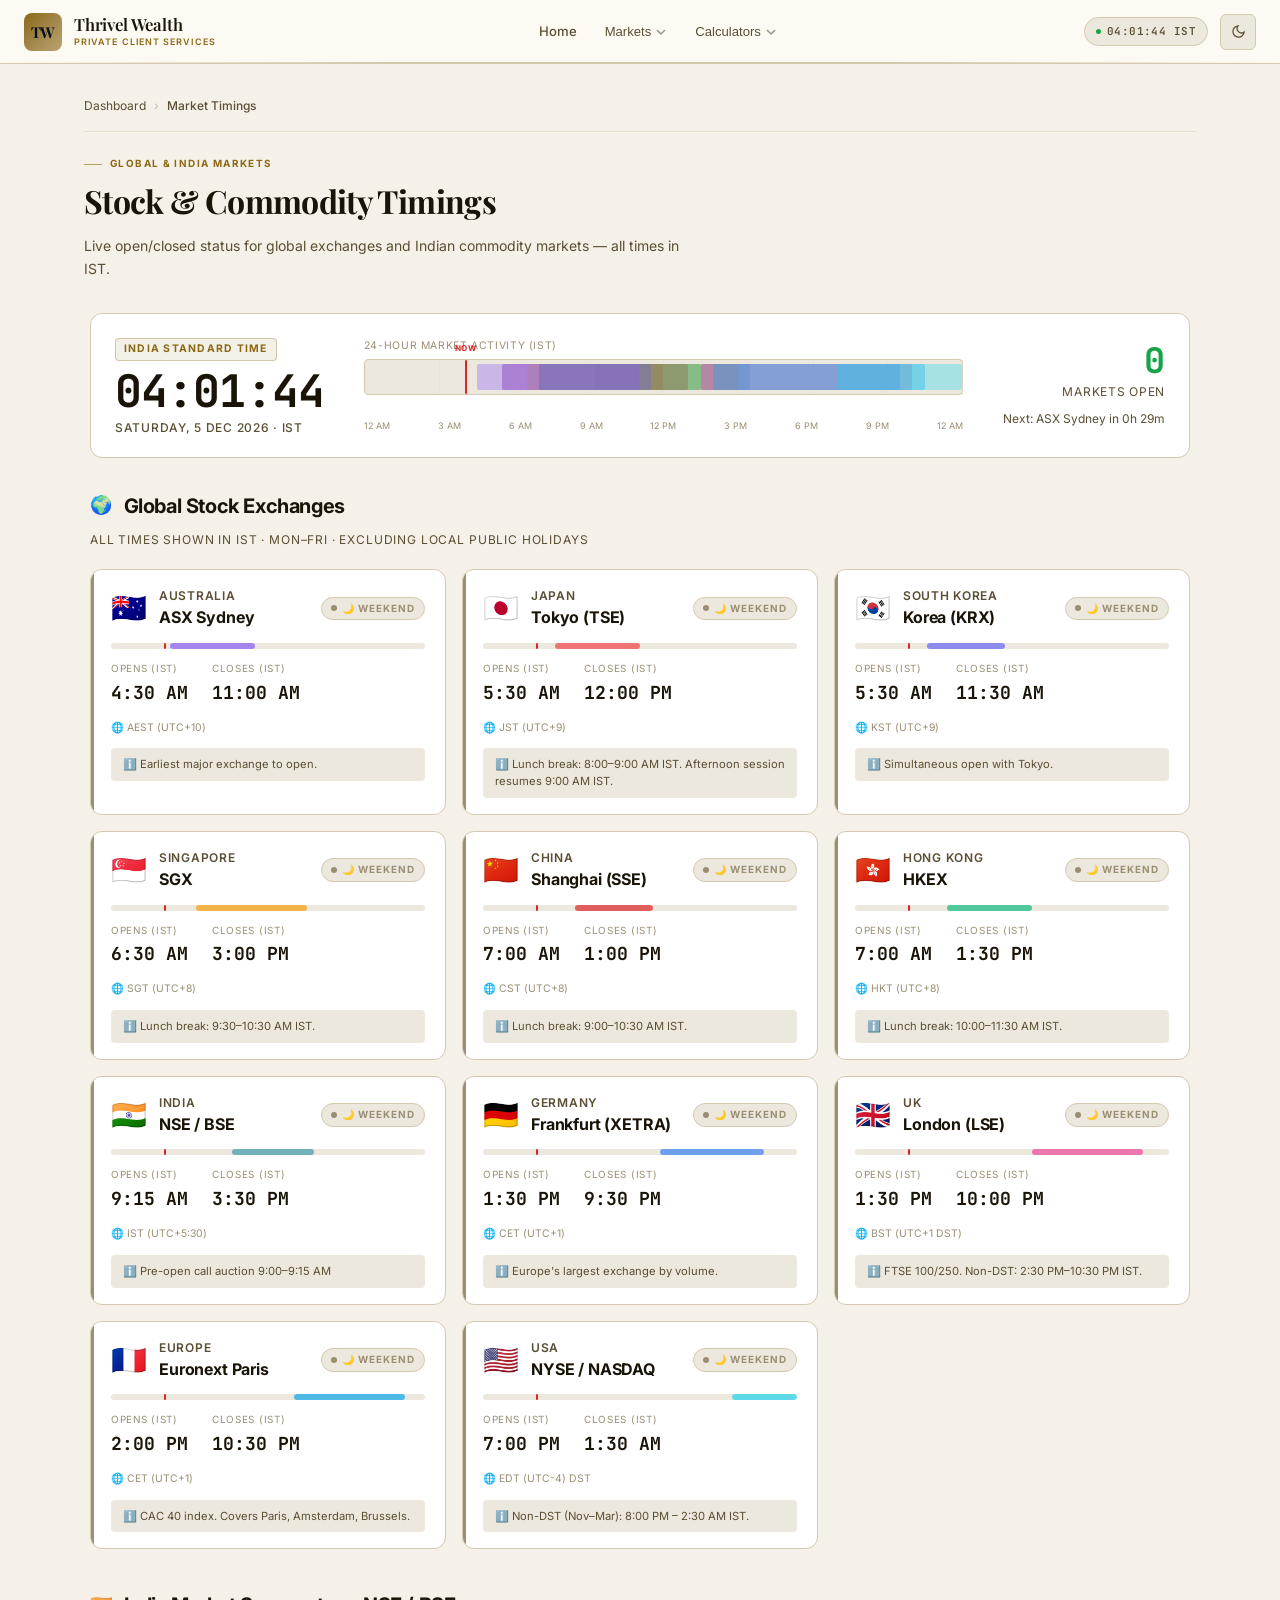
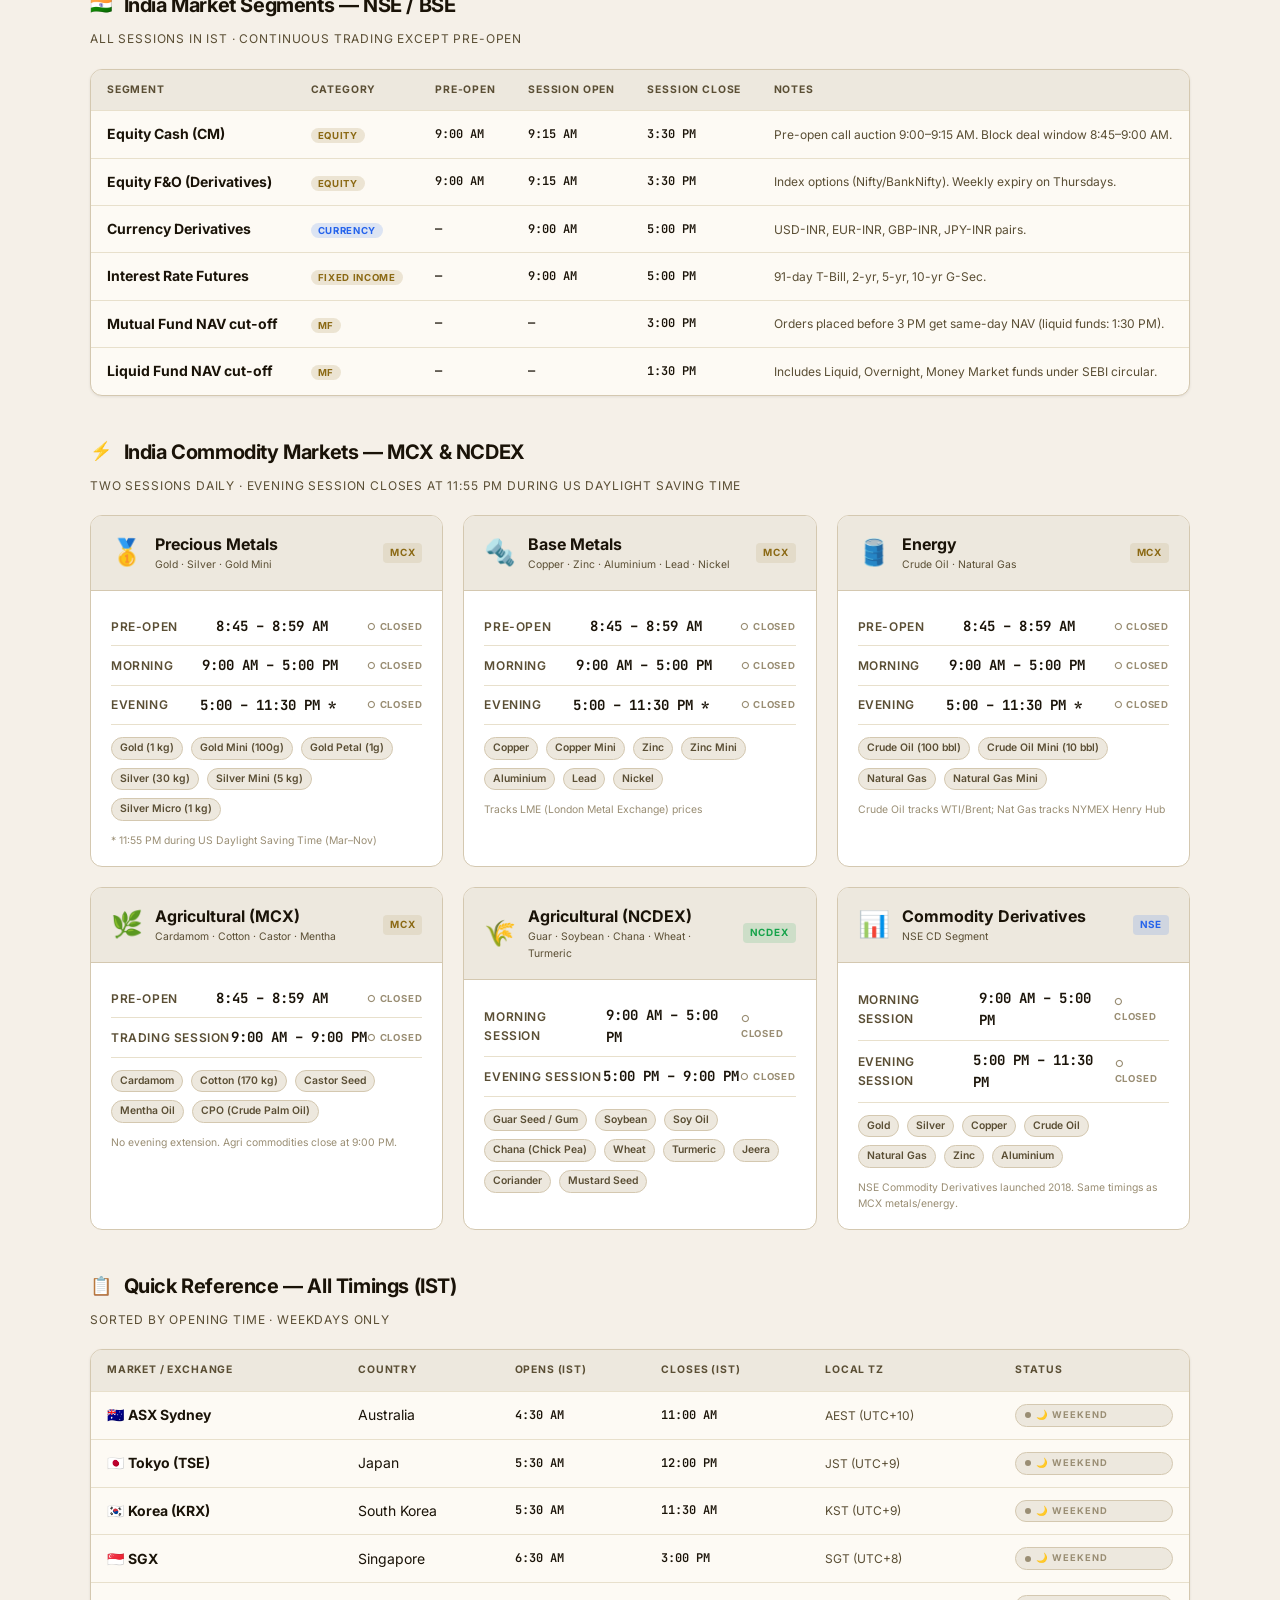
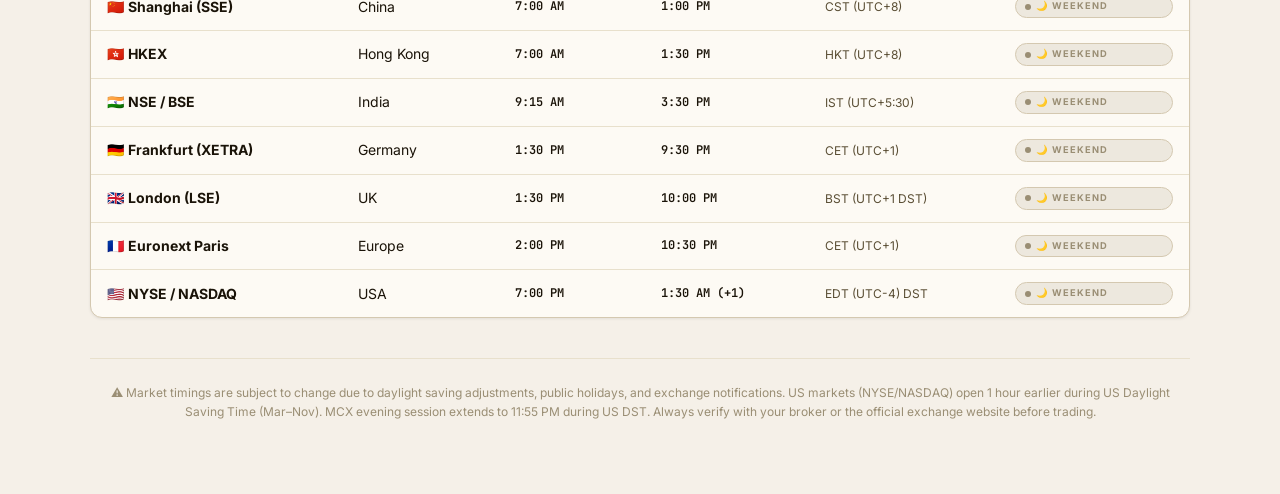
<file: dashboards/market-timings.html>
<!DOCTYPE html>
<html lang="en" data-theme="dark">
<head>
  <meta charset="UTF-8" />
  <meta name="viewport" content="width=device-width, initial-scale=1.0" />
  <title>Market Timings — Global Exchanges & India Commodities</title>
  <meta name="description" content="Live market timings for global stock exchanges and India commodity markets (MCX/NCDEX) in IST. Real-time open/closed status." />
  <link rel="stylesheet" href="../shared.css" />
  <script>!function(){var t=localStorage.getItem('tw-theme')||(matchMedia('(prefers-color-scheme:dark)').matches?'dark':'light');document.documentElement.setAttribute('data-theme',t)}();</script>
  <style>
    /* ── Live Clock ── */
    .clock-section {
      max-width: 1100px;
      margin: 0 auto var(--space-8);
      display: grid;
      grid-template-columns: auto 1fr auto;
      gap: var(--space-6);
      align-items: center;
      background: var(--color-surface-2);
      border: 1px solid var(--color-border);
      border-radius: var(--radius-xl);
      padding: var(--space-5) var(--space-6);
    }
    @media(max-width:700px){ .clock-section{ grid-template-columns:1fr; text-align:center; } }
    .clock-time {
      font-family: 'JetBrains Mono', monospace;
      font-size: 2.8rem;
      font-weight: 700;
      color: var(--color-text);
      letter-spacing: -0.02em;
      line-height: 1;
    }
    .clock-date {
      font-size: var(--text-xs);
      color: var(--color-text-muted);
      font-weight: 500;
      letter-spacing: 0.06em;
      text-transform: uppercase;
      margin-top: var(--space-1);
    }
    .clock-label {
      font-size: 0.65rem;
      font-weight: 700;
      letter-spacing: 0.12em;
      text-transform: uppercase;
      color: var(--color-primary);
      background: var(--color-primary-highlight);
      border: 1px solid color-mix(in oklch, var(--color-primary) 30%, transparent);
      border-radius: var(--radius-sm);
      padding: 2px 8px;
      margin-bottom: var(--space-2);
      display: inline-block;
    }
    .markets-open-count {
      text-align: right;
    }
    .open-count-num {
      font-family: 'JetBrains Mono', monospace;
      font-size: 2.2rem;
      font-weight: 700;
      color: var(--color-success);
      line-height: 1;
    }
    .open-count-label {
      font-size: var(--text-xs);
      color: var(--color-text-muted);
      text-transform: uppercase;
      letter-spacing: 0.06em;
      margin-top: 4px;
    }
    .timeline-container {
      flex: 1;
    }
    .timeline-label {
      font-size: 0.65rem;
      color: var(--color-text-faint);
      margin-bottom: 4px;
      text-transform: uppercase;
      letter-spacing: 0.06em;
    }
    .timeline-bar-wrap {
      position: relative;
      height: 28px;
      background: var(--color-surface-offset);
      border-radius: var(--radius-sm);
      overflow: hidden;
      border: 1px solid var(--color-border);
    }
    .timeline-hour-tick {
      position: absolute;
      top: 0; bottom: 0;
      width: 1px;
      background: var(--color-divider);
      opacity: 0.5;
    }
    .timeline-hour-label {
      position: absolute;
      bottom: -18px;
      font-size: 9px;
      color: var(--color-text-faint);
      transform: translateX(-50%);
      white-space: nowrap;
    }
    .timeline-now-line {
      position: absolute;
      top: 0; bottom: 0;
      width: 2px;
      background: var(--color-error);
      z-index: 10;
      border-radius: 1px;
    }
    .timeline-now-line::after {
      content: 'NOW';
      position: absolute;
      top: -18px;
      left: 50%;
      transform: translateX(-50%);
      font-size: 8px;
      font-weight: 700;
      color: var(--color-error);
      letter-spacing: 0.08em;
    }

    /* ── Section wrappers ── */
    .content-section {
      max-width: 1100px;
      margin: 0 auto var(--space-10);
    }
    .section-title {
      font-size: var(--text-xl);
      font-weight: 700;
      letter-spacing: -0.02em;
      color: var(--color-text);
      margin-bottom: var(--space-2);
      display: flex;
      align-items: center;
      gap: var(--space-3);
    }
    .section-title .icon-tag {
      font-size: var(--text-lg);
    }
    .section-sub {
      font-size: var(--text-xs);
      color: var(--color-text-muted);
      text-transform: uppercase;
      letter-spacing: 0.07em;
      margin-bottom: var(--space-5);
    }

    /* ── Exchange cards ── */
    .exchange-grid {
      display: grid;
      grid-template-columns: repeat(auto-fill, minmax(320px, 1fr));
      gap: var(--space-4);
    }
    .exchange-card {
      background: var(--color-surface-2);
      border: 1px solid var(--color-border);
      border-radius: var(--radius-xl);
      padding: var(--space-4) var(--space-5);
      position: relative;
      overflow: hidden;
      transition: transform var(--transition), box-shadow var(--transition);
    }
    .exchange-card:hover { transform: translateY(-3px); box-shadow: var(--shadow-md); }
    .exchange-card::before {
      content: '';
      position: absolute;
      left: 0; top: 0; bottom: 0;
      width: 3px;
      background: var(--card-accent, var(--color-primary));
    }
    .exchange-card.is-open  { --card-accent: var(--color-success); box-shadow: 0 0 18px color-mix(in srgb, var(--color-success) 18%, transparent), var(--shadow-sm); }
    .exchange-card.is-lunch { --card-accent: var(--color-warning); }
    .exchange-card.is-closed { --card-accent: var(--color-text-faint); }

    .exchange-header {
      display: flex;
      align-items: center;
      justify-content: space-between;
      margin-bottom: var(--space-3);
    }
    .exchange-flag-name {
      display: flex;
      align-items: center;
      gap: var(--space-3);
    }
    .exchange-flag {
      font-size: 1.8rem;
      line-height: 1;
    }
    .exchange-country {
      font-size: var(--text-xs);
      font-weight: 600;
      text-transform: uppercase;
      letter-spacing: 0.06em;
      color: var(--color-text-muted);
    }
    .exchange-name {
      font-size: var(--text-base);
      font-weight: 700;
      color: var(--color-text);
      letter-spacing: -0.01em;
    }
    .status-badge {
      font-size: 0.62rem;
      font-weight: 700;
      letter-spacing: 0.1em;
      text-transform: uppercase;
      padding: 3px 9px;
      border-radius: 99px;
      display: flex;
      align-items: center;
      gap: 5px;
    }
    .status-badge::before {
      content: '';
      width: 6px;
      height: 6px;
      border-radius: 50%;
      background: currentColor;
      animation: none;
    }
    .badge-open {
      background: color-mix(in oklch, var(--color-success) 15%, transparent);
      color: var(--color-success);
      border: 1px solid color-mix(in oklch, var(--color-success) 30%, transparent);
    }
    .badge-open::before { animation: pulse 1.5s ease-in-out infinite; }
    .badge-lunch {
      background: color-mix(in oklch, var(--color-warning) 15%, transparent);
      color: var(--color-warning);
      border: 1px solid color-mix(in oklch, var(--color-warning) 30%, transparent);
    }
    .badge-closed {
      background: var(--color-surface-offset);
      color: var(--color-text-faint);
      border: 1px solid var(--color-border);
    }
    @keyframes pulse {
      0%,100%{ opacity:1; transform:scale(1); }
      50%{ opacity:0.4; transform:scale(1.4); }
    }

    .exchange-times {
      display: flex;
      gap: var(--space-6);
      margin-bottom: var(--space-3);
    }
    .time-block label {
      font-size: 0.62rem;
      text-transform: uppercase;
      letter-spacing: 0.07em;
      color: var(--color-text-faint);
      display: block;
      margin-bottom: 2px;
    }
    .time-block .time-val {
      font-family: 'JetBrains Mono', monospace;
      font-size: var(--text-lg);
      font-weight: 700;
      color: var(--color-text);
    }
    .exchange-tz {
      font-size: 0.65rem;
      color: var(--color-text-faint);
      margin-bottom: var(--space-3);
    }
    .exchange-note {
      font-size: 0.7rem;
      color: var(--color-text-muted);
      background: var(--color-surface-offset);
      border-radius: var(--radius-sm);
      padding: var(--space-2) var(--space-3);
      line-height: 1.5;
    }

    /* Mini timeline inside card */
    .card-timeline {
      height: 6px;
      background: var(--color-surface-offset);
      border-radius: 3px;
      position: relative;
      margin-bottom: var(--space-3);
      overflow: hidden;
    }
    .card-timeline-fill {
      position: absolute;
      top: 0; bottom: 0;
      border-radius: 3px;
      background: var(--card-accent, var(--color-primary));
      opacity: 0.7;
    }
    .card-timeline-now {
      position: absolute;
      top: 0; bottom: 0;
      width: 2px;
      background: var(--color-error);
      border-radius: 1px;
    }

    /* ── Commodity section ── */
    .commodity-grid {
      display: grid;
      grid-template-columns: repeat(auto-fill, minmax(300px, 1fr));
      gap: var(--space-5);
    }
    .commodity-card {
      background: var(--color-surface-2);
      border: 1px solid var(--color-border);
      border-radius: var(--radius-xl);
      overflow: hidden;
      transition: transform var(--transition), box-shadow var(--transition);
    }
    .commodity-card:hover { transform: translateY(-3px); box-shadow: var(--shadow-md); }
    .commodity-card-header {
      padding: var(--space-4) var(--space-5);
      background: var(--color-surface-offset);
      border-bottom: 1px solid var(--color-border);
      display: flex;
      align-items: center;
      gap: var(--space-3);
    }
    .commodity-icon { font-size: 1.6rem; }
    .commodity-title { font-size: var(--text-base); font-weight: 700; color: var(--color-text); }
    .commodity-exchange-tag {
      font-size: 0.62rem; font-weight: 700; letter-spacing: 0.08em;
      text-transform: uppercase; padding: 2px 7px;
      border-radius: var(--radius-sm);
      background: var(--color-primary-highlight);
      color: var(--color-primary);
      margin-left: auto;
    }
    .commodity-card-body { padding: var(--space-4) var(--space-5); }
    .session-row {
      display: flex;
      justify-content: space-between;
      align-items: center;
      padding: var(--space-2) 0;
      border-bottom: 1px solid var(--color-divider);
    }
    .session-row:last-child { border-bottom: none; }
    .session-name { font-size: var(--text-xs); color: var(--color-text-muted); font-weight: 600; text-transform: uppercase; letter-spacing: 0.05em; }
    .session-time { font-family: 'JetBrains Mono', monospace; font-size: var(--text-sm); font-weight: 700; color: var(--color-text); }
    .session-status { font-size: 0.6rem; font-weight: 700; text-transform: uppercase; letter-spacing: 0.08em; }
    .session-status.open { color: var(--color-success); }
    .session-status.closed { color: var(--color-text-faint); }
    .products-list {
      margin-top: var(--space-3);
      display: flex;
      flex-wrap: wrap;
      gap: var(--space-2);
    }
    .product-tag {
      font-size: 0.65rem;
      font-weight: 600;
      padding: 2px 8px;
      border-radius: 99px;
      background: var(--color-surface-offset);
      border: 1px solid var(--color-border);
      color: var(--color-text-muted);
    }

    /* ── India Detail Table ── */
    .india-table {
      width: 100%;
      border-collapse: collapse;
      font-size: var(--text-sm);
    }
    .india-table th {
      text-align: left;
      font-size: 0.65rem;
      font-weight: 700;
      text-transform: uppercase;
      letter-spacing: 0.08em;
      color: var(--color-text-muted);
      padding: var(--space-3) var(--space-4);
      border-bottom: 1px solid var(--color-divider);
      background: var(--color-surface-offset);
    }
    .india-table td {
      padding: var(--space-3) var(--space-4);
      border-bottom: 1px solid var(--color-divider);
      color: var(--color-text);
      vertical-align: middle;
    }
    .india-table tr:last-child td { border-bottom: none; }
    .india-table tr:hover td { background: var(--color-surface-offset); }
    .india-table .mono { font-family: 'JetBrains Mono', monospace; font-weight: 600; font-size: var(--text-xs); }
    .india-table .category-tag {
      font-size: 0.6rem; font-weight: 700; text-transform: uppercase; letter-spacing: 0.07em;
      padding: 2px 7px; border-radius: 99px;
    }
    .cat-equity   { background: color-mix(in oklch, var(--color-primary) 15%, transparent); color: var(--color-primary); }
    .cat-currency { background: color-mix(in oklch, var(--color-blue) 15%, transparent);    color: var(--color-blue); }
    .cat-metal    { background: color-mix(in oklch, #f59e0b 15%, transparent); color: #f59e0b; }
    .cat-energy   { background: color-mix(in oklch, var(--color-error) 15%, transparent);   color: var(--color-error); }
    .cat-agri     { background: color-mix(in oklch, var(--color-success) 15%, transparent); color: var(--color-success); }

    /* ── Footer note ── */
    .page-footer {
      border-top: 1px solid var(--color-divider);
      padding: var(--space-6) 0;
      text-align: center;
      max-width: 1100px;
      margin: 0 auto;
    }
    .page-footer p {
      font-size: var(--text-xs);
      color: var(--color-text-faint);
      line-height: 1.6;
    }
  </style>
</head>
<body>
<!-- TOP NAV -->
<nav class="top-nav" id="top-nav">
  <div class="nav-inner">
    <a href="../index.html" class="nav-brand">
      <div class="nav-logo">TW</div>
      <div>
        <span class="nav-brand-name">Thrivel Wealth</span>
        <span class="nav-brand-tag">Private Client Services</span>
      </div>
    </a>
    <div class="nav-links" id="nav-links">
      <a href="../index.html" class="nav-link">Home</a>
      <div class="nav-dropdown">
        <button class="nav-link nav-dropdown-btn">Markets <svg class="nav-chevron" viewBox="0 0 12 12" fill="none" stroke="currentColor" stroke-width="1.5"><path d="M2 4l4 4 4-4"/></svg></button>
        <div class="nav-dropdown-menu">
          <a href="../dashboards/market-timings.html"><span class="menu-icon">🕐</span>Market Timings</a>
          <a href="../dashboards/trading-costs-dashboard.html"><span class="menu-icon">📊</span>Trading Costs</a>
        </div>
      </div>
      <div class="nav-dropdown">
        <button class="nav-link nav-dropdown-btn">Calculators <svg class="nav-chevron" viewBox="0 0 12 12" fill="none" stroke="currentColor" stroke-width="1.5"><path d="M2 4l4 4 4-4"/></svg></button>
        <div class="nav-dropdown-menu">
          <a href="../calculators/retirement-calc.html"><span class="menu-icon">🏛️</span>Retirement</a>
          <a href="../calculators/liquid-return-calc.html"><span class="menu-icon">💧</span>Liquid Returns</a>
          <a href="../calculators/liquid-etf-parking-calc.html"><span class="menu-icon">🅿️</span>ETF Parking</a>
          <a href="../calculators/fno-tax-structure.html"><span class="menu-icon">⚡</span>F&amp;O Charges</a>
          <div class="menu-divider"></div>
          <a href="../calculators/interest-calc.html"><span class="menu-icon">📐</span>Interest Calc</a>
          <a href="../calculators/portfolio-tracker.html"><span class="menu-icon">💼</span>Portfolio</a>
        </div>
      </div>
    </div>
    <div class="nav-right">
      <div class="nav-clock-chip"><span class="nav-clock-dot"></span><span id="nav-clock">--:-- IST</span></div>
      <button class="nav-theme-btn" data-theme-toggle aria-label="Toggle theme"><svg width="15" height="15" viewBox="0 0 24 24" fill="none" stroke="currentColor" stroke-width="2"><path d="M21 12.79A9 9 0 1 1 11.21 3 7 7 0 0 0 21 12.79z"/></svg></button>
      <button class="nav-mobile-btn" id="nav-mobile-btn" aria-label="Open menu"><svg width="16" height="16" viewBox="0 0 24 24" fill="none" stroke="currentColor" stroke-width="2"><path d="M3 12h18M3 6h18M3 18h18"/></svg></button>
    </div>
  </div>
</nav>

<div class="app-wrapper">

<!-- Breadcrumb -->
<nav class="breadcrumb" aria-label="Breadcrumb">
  <a href="../index.html">Dashboard</a>
  <span class="breadcrumb-sep">›</span>
  <span class="breadcrumb-current">Market Timings</span>
</nav>

<!-- Page Hero -->
<div class="page-hero">
  <div class="page-hero-label">Global & India Markets</div>
  <h1 class="page-hero-title">Stock & Commodity Timings</h1>
  <p class="page-hero-sub">Live open/closed status for global exchanges and Indian commodity markets — all times in IST.</p>
</div>

<!-- ═══ LIVE CLOCK ═══ -->
<div class="clock-section" style="max-width:1100px;margin:0 auto var(--space-8);">
  <div>
    <div class="clock-label">India Standard Time</div>
    <div class="clock-time" id="clock-time">--:--:--</div>
    <div class="clock-date" id="clock-date">Loading…</div>
  </div>
  <div style="flex:1;padding:0 var(--space-4);">
    <div class="timeline-label">24-hour market activity (IST)</div>
    <div class="timeline-bar-wrap" id="main-timeline" style="position:relative;height:36px;background:var(--color-surface-offset);border-radius:var(--radius-sm);overflow:visible;border:1px solid var(--color-border);margin-bottom:24px;">
      <!-- Filled by JS -->
    </div>
    <div style="display:flex;justify-content:space-between;font-size:9px;color:var(--color-text-faint);margin-top:4px;">
      <span>12 AM</span><span>3 AM</span><span>6 AM</span><span>9 AM</span><span>12 PM</span><span>3 PM</span><span>6 PM</span><span>9 PM</span><span>12 AM</span>
    </div>
  </div>
  <div class="markets-open-count" style="text-align:right;">
    <div class="open-count-num" id="open-count">—</div>
    <div class="open-count-label">Markets open</div>
    <div style="margin-top:var(--space-2);font-size:var(--text-xs);color:var(--color-text-muted);" id="next-open-label">Checking…</div>
  </div>
</div>

<!-- ═══ GLOBAL EXCHANGES ═══ -->
<section style="max-width:1100px;margin:0 auto var(--space-10);">
  <div class="section-title"><span class="icon-tag">🌍</span> Global Stock Exchanges</div>
  <div class="section-sub">All times shown in IST · Mon–Fri · Excluding local public holidays</div>
  <div class="exchange-grid" id="exchange-grid">
    <!-- Populated by JS -->
  </div>
</section>

<!-- ═══ INDIA SEGMENT DETAIL ═══ -->
<section style="max-width:1100px;margin:0 auto var(--space-10);">
  <div class="section-title"><span class="icon-tag">🇮🇳</span> India Market Segments — NSE / BSE</div>
  <div class="section-sub">All sessions in IST · Continuous trading except pre-open</div>
  <div class="surface-card-padded" style="padding:0;overflow:hidden;">
    <table class="india-table">
      <thead>
        <tr>
          <th>Segment</th>
          <th>Category</th>
          <th>Pre-Open</th>
          <th>Session Open</th>
          <th>Session Close</th>
          <th>Notes</th>
        </tr>
      </thead>
      <tbody>
        <tr>
          <td><strong>Equity Cash (CM)</strong></td>
          <td><span class="category-tag cat-equity">Equity</span></td>
          <td class="mono">9:00 AM</td>
          <td class="mono">9:15 AM</td>
          <td class="mono">3:30 PM</td>
          <td style="font-size:var(--text-xs);color:var(--color-text-muted);">Pre-open call auction 9:00–9:15 AM. Block deal window 8:45–9:00 AM.</td>
        </tr>
        <tr>
          <td><strong>Equity F&O (Derivatives)</strong></td>
          <td><span class="category-tag cat-equity">Equity</span></td>
          <td class="mono">9:00 AM</td>
          <td class="mono">9:15 AM</td>
          <td class="mono">3:30 PM</td>
          <td style="font-size:var(--text-xs);color:var(--color-text-muted);">Index options (Nifty/BankNifty). Weekly expiry on Thursdays.</td>
        </tr>
        <tr>
          <td><strong>Currency Derivatives</strong></td>
          <td><span class="category-tag cat-currency">Currency</span></td>
          <td class="mono">—</td>
          <td class="mono">9:00 AM</td>
          <td class="mono">5:00 PM</td>
          <td style="font-size:var(--text-xs);color:var(--color-text-muted);">USD-INR, EUR-INR, GBP-INR, JPY-INR pairs.</td>
        </tr>
        <tr>
          <td><strong>Interest Rate Futures</strong></td>
          <td><span class="category-tag cat-equity">Fixed Income</span></td>
          <td class="mono">—</td>
          <td class="mono">9:00 AM</td>
          <td class="mono">5:00 PM</td>
          <td style="font-size:var(--text-xs);color:var(--color-text-muted);">91-day T-Bill, 2-yr, 5-yr, 10-yr G-Sec.</td>
        </tr>
        <tr>
          <td><strong>Mutual Fund NAV cut-off</strong></td>
          <td><span class="category-tag cat-equity">MF</span></td>
          <td class="mono">—</td>
          <td class="mono">—</td>
          <td class="mono">3:00 PM</td>
          <td style="font-size:var(--text-xs);color:var(--color-text-muted);">Orders placed before 3 PM get same-day NAV (liquid funds: 1:30 PM).</td>
        </tr>
        <tr>
          <td><strong>Liquid Fund NAV cut-off</strong></td>
          <td><span class="category-tag cat-equity">MF</span></td>
          <td class="mono">—</td>
          <td class="mono">—</td>
          <td class="mono">1:30 PM</td>
          <td style="font-size:var(--text-xs);color:var(--color-text-muted);">Includes Liquid, Overnight, Money Market funds under SEBI circular.</td>
        </tr>
      </tbody>
    </table>
  </div>
</section>

<!-- ═══ INDIA COMMODITIES ═══ -->
<section style="max-width:1100px;margin:0 auto var(--space-10);">
  <div class="section-title"><span class="icon-tag">⚡</span> India Commodity Markets — MCX & NCDEX</div>
  <div class="section-sub">Two sessions daily · Evening session closes at 11:55 PM during US Daylight Saving Time</div>
  <div class="commodity-grid">

    <!-- Precious Metals -->
    <div class="commodity-card">
      <div class="commodity-card-header">
        <span class="commodity-icon">🥇</span>
        <div>
          <div class="commodity-title">Precious Metals</div>
          <div style="font-size:0.65rem;color:var(--color-text-muted);">Gold · Silver · Gold Mini</div>
        </div>
        <span class="commodity-exchange-tag">MCX</span>
      </div>
      <div class="commodity-card-body">
        <div class="session-row">
          <span class="session-name">Pre-Open</span>
          <span class="session-time">8:45 – 8:59 AM</span>
          <span class="session-status" id="metal-preopen">—</span>
        </div>
        <div class="session-row">
          <span class="session-name">Morning</span>
          <span class="session-time">9:00 AM – 5:00 PM</span>
          <span class="session-status" id="metal-morning">—</span>
        </div>
        <div class="session-row">
          <span class="session-name">Evening</span>
          <span class="session-time">5:00 – 11:30 PM *</span>
          <span class="session-status" id="metal-evening">—</span>
        </div>
        <div class="products-list">
          <span class="product-tag">Gold (1 kg)</span>
          <span class="product-tag">Gold Mini (100g)</span>
          <span class="product-tag">Gold Petal (1g)</span>
          <span class="product-tag">Silver (30 kg)</span>
          <span class="product-tag">Silver Mini (5 kg)</span>
          <span class="product-tag">Silver Micro (1 kg)</span>
        </div>
        <div style="margin-top:var(--space-3);font-size:0.65rem;color:var(--color-text-faint);">* 11:55 PM during US Daylight Saving Time (Mar–Nov)</div>
      </div>
    </div>

    <!-- Base Metals -->
    <div class="commodity-card">
      <div class="commodity-card-header">
        <span class="commodity-icon">🔩</span>
        <div>
          <div class="commodity-title">Base Metals</div>
          <div style="font-size:0.65rem;color:var(--color-text-muted);">Copper · Zinc · Aluminium · Lead · Nickel</div>
        </div>
        <span class="commodity-exchange-tag">MCX</span>
      </div>
      <div class="commodity-card-body">
        <div class="session-row">
          <span class="session-name">Pre-Open</span>
          <span class="session-time">8:45 – 8:59 AM</span>
          <span class="session-status" id="base-preopen">—</span>
        </div>
        <div class="session-row">
          <span class="session-name">Morning</span>
          <span class="session-time">9:00 AM – 5:00 PM</span>
          <span class="session-status" id="base-morning">—</span>
        </div>
        <div class="session-row">
          <span class="session-name">Evening</span>
          <span class="session-time">5:00 – 11:30 PM *</span>
          <span class="session-status" id="base-evening">—</span>
        </div>
        <div class="products-list">
          <span class="product-tag">Copper</span>
          <span class="product-tag">Copper Mini</span>
          <span class="product-tag">Zinc</span>
          <span class="product-tag">Zinc Mini</span>
          <span class="product-tag">Aluminium</span>
          <span class="product-tag">Lead</span>
          <span class="product-tag">Nickel</span>
        </div>
        <div style="margin-top:var(--space-3);font-size:0.65rem;color:var(--color-text-faint);">Tracks LME (London Metal Exchange) prices</div>
      </div>
    </div>

    <!-- Energy -->
    <div class="commodity-card">
      <div class="commodity-card-header">
        <span class="commodity-icon">🛢️</span>
        <div>
          <div class="commodity-title">Energy</div>
          <div style="font-size:0.65rem;color:var(--color-text-muted);">Crude Oil · Natural Gas</div>
        </div>
        <span class="commodity-exchange-tag">MCX</span>
      </div>
      <div class="commodity-card-body">
        <div class="session-row">
          <span class="session-name">Pre-Open</span>
          <span class="session-time">8:45 – 8:59 AM</span>
          <span class="session-status" id="energy-preopen">—</span>
        </div>
        <div class="session-row">
          <span class="session-name">Morning</span>
          <span class="session-time">9:00 AM – 5:00 PM</span>
          <span class="session-status" id="energy-morning">—</span>
        </div>
        <div class="session-row">
          <span class="session-name">Evening</span>
          <span class="session-time">5:00 – 11:30 PM *</span>
          <span class="session-status" id="energy-evening">—</span>
        </div>
        <div class="products-list">
          <span class="product-tag">Crude Oil (100 bbl)</span>
          <span class="product-tag">Crude Oil Mini (10 bbl)</span>
          <span class="product-tag">Natural Gas</span>
          <span class="product-tag">Natural Gas Mini</span>
        </div>
        <div style="margin-top:var(--space-3);font-size:0.65rem;color:var(--color-text-faint);">Crude Oil tracks WTI/Brent; Nat Gas tracks NYMEX Henry Hub</div>
      </div>
    </div>

    <!-- Agricultural MCX -->
    <div class="commodity-card">
      <div class="commodity-card-header">
        <span class="commodity-icon">🌿</span>
        <div>
          <div class="commodity-title">Agricultural (MCX)</div>
          <div style="font-size:0.65rem;color:var(--color-text-muted);">Cardamom · Cotton · Castor · Mentha</div>
        </div>
        <span class="commodity-exchange-tag">MCX</span>
      </div>
      <div class="commodity-card-body">
        <div class="session-row">
          <span class="session-name">Pre-Open</span>
          <span class="session-time">8:45 – 8:59 AM</span>
          <span class="session-status" id="agrimcx-preopen">—</span>
        </div>
        <div class="session-row">
          <span class="session-name">Trading Session</span>
          <span class="session-time">9:00 AM – 9:00 PM</span>
          <span class="session-status" id="agrimcx-session">—</span>
        </div>
        <div class="products-list">
          <span class="product-tag">Cardamom</span>
          <span class="product-tag">Cotton (170 kg)</span>
          <span class="product-tag">Castor Seed</span>
          <span class="product-tag">Mentha Oil</span>
          <span class="product-tag">CPO (Crude Palm Oil)</span>
        </div>
        <div style="margin-top:var(--space-3);font-size:0.65rem;color:var(--color-text-faint);">No evening extension. Agri commodities close at 9:00 PM.</div>
      </div>
    </div>

    <!-- NCDEX -->
    <div class="commodity-card">
      <div class="commodity-card-header">
        <span class="commodity-icon">🌾</span>
        <div>
          <div class="commodity-title">Agricultural (NCDEX)</div>
          <div style="font-size:0.65rem;color:var(--color-text-muted);">Guar · Soybean · Chana · Wheat · Turmeric</div>
        </div>
        <span class="commodity-exchange-tag" style="background:color-mix(in oklch,var(--color-success) 15%,transparent);color:var(--color-success);">NCDEX</span>
      </div>
      <div class="commodity-card-body">
        <div class="session-row">
          <span class="session-name">Morning Session</span>
          <span class="session-time">9:00 AM – 5:00 PM</span>
          <span class="session-status" id="ncdex-morning">—</span>
        </div>
        <div class="session-row">
          <span class="session-name">Evening Session</span>
          <span class="session-time">5:00 PM – 9:00 PM</span>
          <span class="session-status" id="ncdex-evening">—</span>
        </div>
        <div class="products-list">
          <span class="product-tag">Guar Seed / Gum</span>
          <span class="product-tag">Soybean</span>
          <span class="product-tag">Soy Oil</span>
          <span class="product-tag">Chana (Chick Pea)</span>
          <span class="product-tag">Wheat</span>
          <span class="product-tag">Turmeric</span>
          <span class="product-tag">Jeera</span>
          <span class="product-tag">Coriander</span>
          <span class="product-tag">Mustard Seed</span>
        </div>
      </div>
    </div>

    <!-- NSE Commodity Derivatives -->
    <div class="commodity-card">
      <div class="commodity-card-header">
        <span class="commodity-icon">📊</span>
        <div>
          <div class="commodity-title">Commodity Derivatives</div>
          <div style="font-size:0.65rem;color:var(--color-text-muted);">NSE CD Segment</div>
        </div>
        <span class="commodity-exchange-tag" style="background:color-mix(in oklch,var(--color-blue) 15%,transparent);color:var(--color-blue);">NSE</span>
      </div>
      <div class="commodity-card-body">
        <div class="session-row">
          <span class="session-name">Morning Session</span>
          <span class="session-time">9:00 AM – 5:00 PM</span>
          <span class="session-status" id="nsecomm-morning">—</span>
        </div>
        <div class="session-row">
          <span class="session-name">Evening Session</span>
          <span class="session-time">5:00 PM – 11:30 PM</span>
          <span class="session-status" id="nsecomm-evening">—</span>
        </div>
        <div class="products-list">
          <span class="product-tag">Gold</span>
          <span class="product-tag">Silver</span>
          <span class="product-tag">Copper</span>
          <span class="product-tag">Crude Oil</span>
          <span class="product-tag">Natural Gas</span>
          <span class="product-tag">Zinc</span>
          <span class="product-tag">Aluminium</span>
        </div>
        <div style="margin-top:var(--space-3);font-size:0.65rem;color:var(--color-text-faint);">NSE Commodity Derivatives launched 2018. Same timings as MCX metals/energy.</div>
      </div>
    </div>

  </div>
</section>

<!-- ═══ QUICK REFERENCE TABLE ═══ -->
<section style="max-width:1100px;margin:0 auto var(--space-10);">
  <div class="section-title"><span class="icon-tag">📋</span> Quick Reference — All Timings (IST)</div>
  <div class="section-sub">Sorted by opening time · Weekdays only</div>
  <div class="surface-card-padded" style="padding:0;overflow:hidden;">
    <table class="india-table">
      <thead>
        <tr>
          <th>Market / Exchange</th>
          <th>Country</th>
          <th>Opens (IST)</th>
          <th>Closes (IST)</th>
          <th>Local TZ</th>
          <th>Status</th>
        </tr>
      </thead>
      <tbody id="quick-ref-tbody">
        <!-- Populated by JS -->
      </tbody>
    </table>
  </div>
</section>

<!-- Footer -->
<footer class="page-footer">
  <p>⚠️ Market timings are subject to change due to daylight saving adjustments, public holidays, and exchange notifications. US markets (NYSE/NASDAQ) open 1 hour earlier during US Daylight Saving Time (Mar–Nov). MCX evening session extends to 11:55 PM during US DST. Always verify with your broker or the official exchange website before trading.</p>
</footer>

</div><!-- /app-wrapper -->

<script>
// ── IST helpers ──
function getIST() {
  const now = new Date();
  const utc = now.getTime() + now.getTimezoneOffset() * 60000;
  return new Date(utc + 5.5 * 3600000);
}
function toMin(h, m) { return h * 60 + m; }
function istMin() { const d = getIST(); return d.getHours() * 60 + d.getMinutes(); }
function isWeekday() { const d = getIST().getDay(); return d >= 1 && d <= 5; }
function formatTime(h, m) {
  const ampm = h >= 12 ? 'PM' : 'AM';
  const hh = h % 12 === 0 ? 12 : h % 12;
  return `${hh}:${String(m).padStart(2,'0')} ${ampm}`;
}
function pctOfDay(h, m) { return (toMin(h,m) / 1440) * 100; }

// ── Exchange data ──
const EXCHANGES = [
  { flag:'🇮🇳', country:'India',       exchange:'NSE / BSE',         tz:'IST (UTC+5:30)',    openH:9,  openM:15, closeH:15, closeM:30, overnight:false, note:'Pre-open call auction 9:00–9:15 AM', color:'#3d9ca8', category:'asia' },
  { flag:'🇯🇵', country:'Japan',       exchange:'Tokyo (TSE)',        tz:'JST (UTC+9)',       openH:5,  openM:30, closeH:12, closeM:0,  overnight:false, note:'Lunch break: 8:00–9:00 AM IST. Afternoon session resumes 9:00 AM IST.', color:'#ef4444', category:'asia' },
  { flag:'🇸🇬', country:'Singapore',   exchange:'SGX',               tz:'SGT (UTC+8)',       openH:6,  openM:30, closeH:15, closeM:0,  overnight:false, note:'Lunch break: 9:30–10:30 AM IST.', color:'#f59e0b', category:'asia' },
  { flag:'🇨🇳', country:'China',       exchange:'Shanghai (SSE)',     tz:'CST (UTC+8)',       openH:7,  openM:0,  closeH:13, closeM:0,  overnight:false, note:'Lunch break: 9:00–10:30 AM IST.', color:'#dc2626', category:'asia' },
  { flag:'🇭🇰', country:'Hong Kong',   exchange:'HKEX',              tz:'HKT (UTC+8)',       openH:7,  openM:0,  closeH:13, closeM:30, overnight:false, note:'Lunch break: 10:00–11:30 AM IST.', color:'#10b981', category:'asia' },
  { flag:'🇰🇷', country:'South Korea', exchange:'Korea (KRX)',        tz:'KST (UTC+9)',       openH:5,  openM:30, closeH:11, closeM:30, overnight:false, note:'Simultaneous open with Tokyo.', color:'#6366f1', category:'asia' },
  { flag:'🇦🇺', country:'Australia',   exchange:'ASX Sydney',         tz:'AEST (UTC+10)',     openH:4,  openM:30, closeH:11, closeM:0,  overnight:false, note:'Earliest major exchange to open.', color:'#8b5cf6', category:'asia' },
  { flag:'🇩🇪', country:'Germany',     exchange:'Frankfurt (XETRA)', tz:'CET (UTC+1)',       openH:13, openM:30, closeH:21, closeM:30, overnight:false, note:'Europe\'s largest exchange by volume.', color:'#3b82f6', category:'europe' },
  { flag:'🇬🇧', country:'UK',          exchange:'London (LSE)',       tz:'BST (UTC+1 DST)',   openH:13, openM:30, closeH:22, closeM:0,  overnight:false, note:'FTSE 100/250. Non-DST: 2:30 PM–10:30 PM IST.', color:'#ec4899', category:'europe' },
  { flag:'🇫🇷', country:'Europe',      exchange:'Euronext Paris',    tz:'CET (UTC+1)',       openH:14, openM:0,  closeH:22, closeM:30, overnight:false, note:'CAC 40 index. Covers Paris, Amsterdam, Brussels.', color:'#0ea5e9', category:'europe' },
  { flag:'🇺🇸', country:'USA',         exchange:'NYSE / NASDAQ',      tz:'EDT (UTC-4) DST',   openH:19, openM:0,  closeH:1,  closeM:30, overnight:true,  note:'Non-DST (Nov–Mar): 8:00 PM – 2:30 AM IST.', color:'#22d3ee', category:'americas' },
];

function isOpen(ex) {
  if (!isWeekday()) return false;
  const cur = istMin();
  const open = toMin(ex.openH, ex.openM);
  let close = toMin(ex.closeH, ex.closeM);
  if (ex.overnight) close += 1440;
  if (ex.overnight && cur < open) {
    // Could be in the "past midnight" part
    return (cur + 1440) >= open && (cur + 1440) <= close;
  }
  return cur >= open && cur <= close;
}

// ── Build exchange cards ──
function buildExchangeCards() {
  const grid = document.getElementById('exchange-grid');
  const tbody = document.getElementById('quick-ref-tbody');
  let openCount = 0;
  let nextOpenMins = Infinity, nextOpenName = '';
  const cur = istMin();

  // Sort by open time
  const sorted = [...EXCHANGES].sort((a,b) => toMin(a.openH,a.openM) - toMin(b.openH,b.openM));

  sorted.forEach(ex => {
    const open = isOpen(ex);
    if (open) openCount++;

    // Next to open
    const openMin = toMin(ex.openH, ex.openM);
    let diff = openMin - cur;
    if (diff < 0 && !open) diff += 1440;
    if (!open && diff < nextOpenMins) { nextOpenMins = diff; nextOpenName = ex.exchange; }

    const statusClass = !isWeekday() ? 'is-closed' : open ? 'is-open' : 'is-closed';
    const badgeClass  = !isWeekday() ? 'badge-closed' : open ? 'badge-open' : 'badge-closed';
    const badgeText   = !isWeekday() ? '🌙 Weekend' : open ? 'Open Now' : '🌙 Closed';

    // Mini timeline (0–24h bar)
    const openPct  = pctOfDay(ex.openH, ex.openM);
    const closePct = ex.overnight ? 100 : pctOfDay(ex.closeH, ex.closeM);
    const nowPct   = pctOfDay(getIST().getHours(), getIST().getMinutes());

    grid.innerHTML += `
    <div class="exchange-card ${statusClass}">
      <div class="exchange-header">
        <div class="exchange-flag-name">
          <span class="exchange-flag">${ex.flag}</span>
          <div>
            <div class="exchange-country">${ex.country}</div>
            <div class="exchange-name">${ex.exchange}</div>
          </div>
        </div>
        <span class="status-badge ${badgeClass}">${badgeText}</span>
      </div>
      <div class="card-timeline" style="--card-accent:${ex.color}">
        <div class="card-timeline-fill" style="left:${openPct}%;width:${closePct-openPct}%;background:${ex.color};"></div>
        <div class="card-timeline-now" style="left:${nowPct}%;"></div>
      </div>
      <div class="exchange-times">
        <div class="time-block"><label>Opens (IST)</label><div class="time-val">${formatTime(ex.openH, ex.openM)}</div></div>
        <div class="time-block"><label>Closes (IST)</label><div class="time-val">${formatTime(ex.closeH, ex.closeM)}</div></div>
      </div>
      <div class="exchange-tz">🌐 ${ex.tz}</div>
      ${ex.note ? `<div class="exchange-note">ℹ️ ${ex.note}</div>` : ''}
    </div>`;

    // Quick ref table row
    tbody.innerHTML += `
    <tr>
      <td>${ex.flag} <strong>${ex.exchange}</strong></td>
      <td>${ex.country}</td>
      <td class="mono">${formatTime(ex.openH, ex.openM)}</td>
      <td class="mono">${formatTime(ex.closeH, ex.closeM)}${ex.overnight?' (+1)':''}</td>
      <td style="font-size:var(--text-xs);color:var(--color-text-muted);">${ex.tz}</td>
      <td><span class="status-badge ${badgeClass}" style="font-size:0.58rem;">${badgeText}</span></td>
    </tr>`;
  });

  document.getElementById('open-count').textContent = openCount;
  if (nextOpenMins !== Infinity) {
    const h = Math.floor(nextOpenMins / 60);
    const m = nextOpenMins % 60;
    document.getElementById('next-open-label').textContent = `Next: ${nextOpenName} in ${h}h ${m}m`;
  } else {
    document.getElementById('next-open-label').textContent = 'All markets open';
  }
}

// ── Main timeline bar ──
function buildMainTimeline() {
  const bar = document.getElementById('main-timeline');
  bar.innerHTML = '';
  const nowPct = pctOfDay(getIST().getHours(), getIST().getMinutes());

  // Draw hour ticks
  for (let h = 0; h <= 24; h+=3) {
    const tick = document.createElement('div');
    tick.className = 'timeline-hour-tick';
    tick.style.left = (h/24*100)+'%';
    bar.appendChild(tick);
  }

  // Draw each exchange segment
  EXCHANGES.forEach(ex => {
    const seg = document.createElement('div');
    const openPct = pctOfDay(ex.openH, ex.openM);
    const closePct = ex.overnight ? 100 : pctOfDay(ex.closeH, ex.closeM);
    seg.style.cssText = `position:absolute;top:4px;bottom:4px;left:${openPct}%;width:${closePct-openPct}%;background:${ex.color};opacity:0.35;border-radius:2px;`;
    seg.title = `${ex.exchange}: ${formatTime(ex.openH,ex.openM)} – ${formatTime(ex.closeH,ex.closeM)} IST`;
    bar.appendChild(seg);
  });

  // NOW line
  const nowLine = document.createElement('div');
  nowLine.style.cssText = `position:absolute;top:0;bottom:0;left:${nowPct}%;width:2px;background:var(--color-error);z-index:10;border-radius:1px;`;
  nowLine.innerHTML = `<span style="position:absolute;top:-18px;left:50%;transform:translateX(-50%);font-size:8px;font-weight:700;color:var(--color-error);letter-spacing:0.08em;white-space:nowrap;">NOW</span>`;
  bar.appendChild(nowLine);
}

// ── Commodity session status ──
function updateCommodityStatus() {
  const cur = istMin();
  const wd = isWeekday();

  function st(id, open, closed='closed') {
    const el = document.getElementById(id);
    if (!el) return;
    el.textContent = wd && open ? '● OPEN' : '○ Closed';
    el.className = 'session-status ' + (wd && open ? 'open' : 'closed');
  }

  const preOpen  = wd && cur >= toMin(8,45) && cur < toMin(9,0);
  const morning  = wd && cur >= toMin(9,0)  && cur < toMin(17,0);
  const evening  = wd && cur >= toMin(17,0) && cur < toMin(23,30);
  const agriSes  = wd && cur >= toMin(9,0)  && cur < toMin(21,0);
  const ncdexEv  = wd && cur >= toMin(17,0) && cur < toMin(21,0);

  ['metal','base','energy','nsecomm'].forEach(cat => {
    st(`${cat}-preopen`,  preOpen);
    st(`${cat}-morning`,  morning);
    st(`${cat}-evening`,  evening);
  });
  st('agrimcx-preopen',  preOpen);
  st('agrimcx-session',  agriSes);
  st('ncdex-morning',    morning);
  st('ncdex-evening',    ncdexEv);
}

// ── Live clock ──
function updateClock() {
  const ist = getIST();
  const days = ['Sunday','Monday','Tuesday','Wednesday','Thursday','Friday','Saturday'];
  const months = ['Jan','Feb','Mar','Apr','May','Jun','Jul','Aug','Sep','Oct','Nov','Dec'];
  const hh = String(ist.getHours()).padStart(2,'0');
  const mm = String(ist.getMinutes()).padStart(2,'0');
  const ss = String(ist.getSeconds()).padStart(2,'0');
  document.getElementById('clock-time').textContent = `${hh}:${mm}:${ss}`;
  document.getElementById('clock-date').textContent = `${days[ist.getDay()]}, ${ist.getDate()} ${months[ist.getMonth()]} ${ist.getFullYear()} · IST`;
}

// ── Init ──
buildExchangeCards();
buildMainTimeline();
updateCommodityStatus();
updateClock();

// Refresh clock every second; status every minute
setInterval(updateClock, 1000);
setInterval(() => { updateCommodityStatus(); buildMainTimeline(); }, 60000);
</script>

<script src="../shared-nav.js"></script>

</body>
</html>
</file>
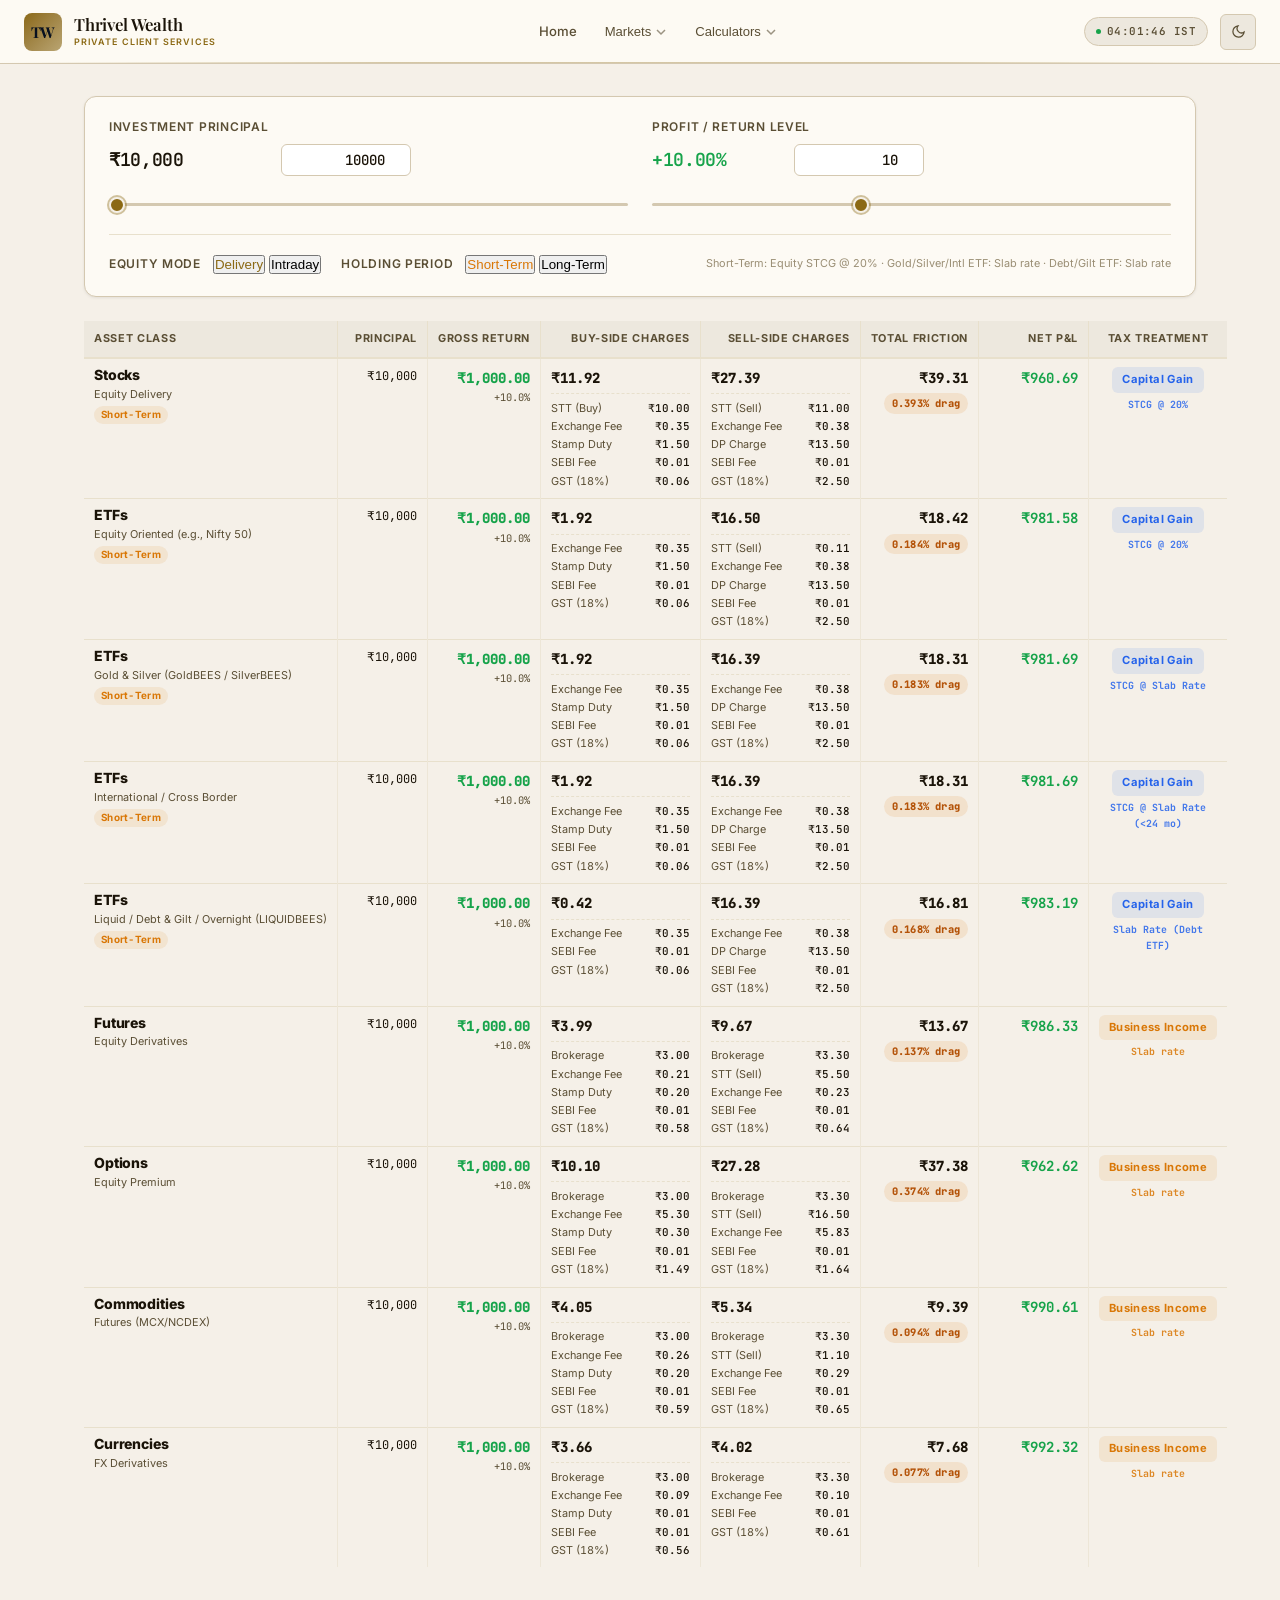
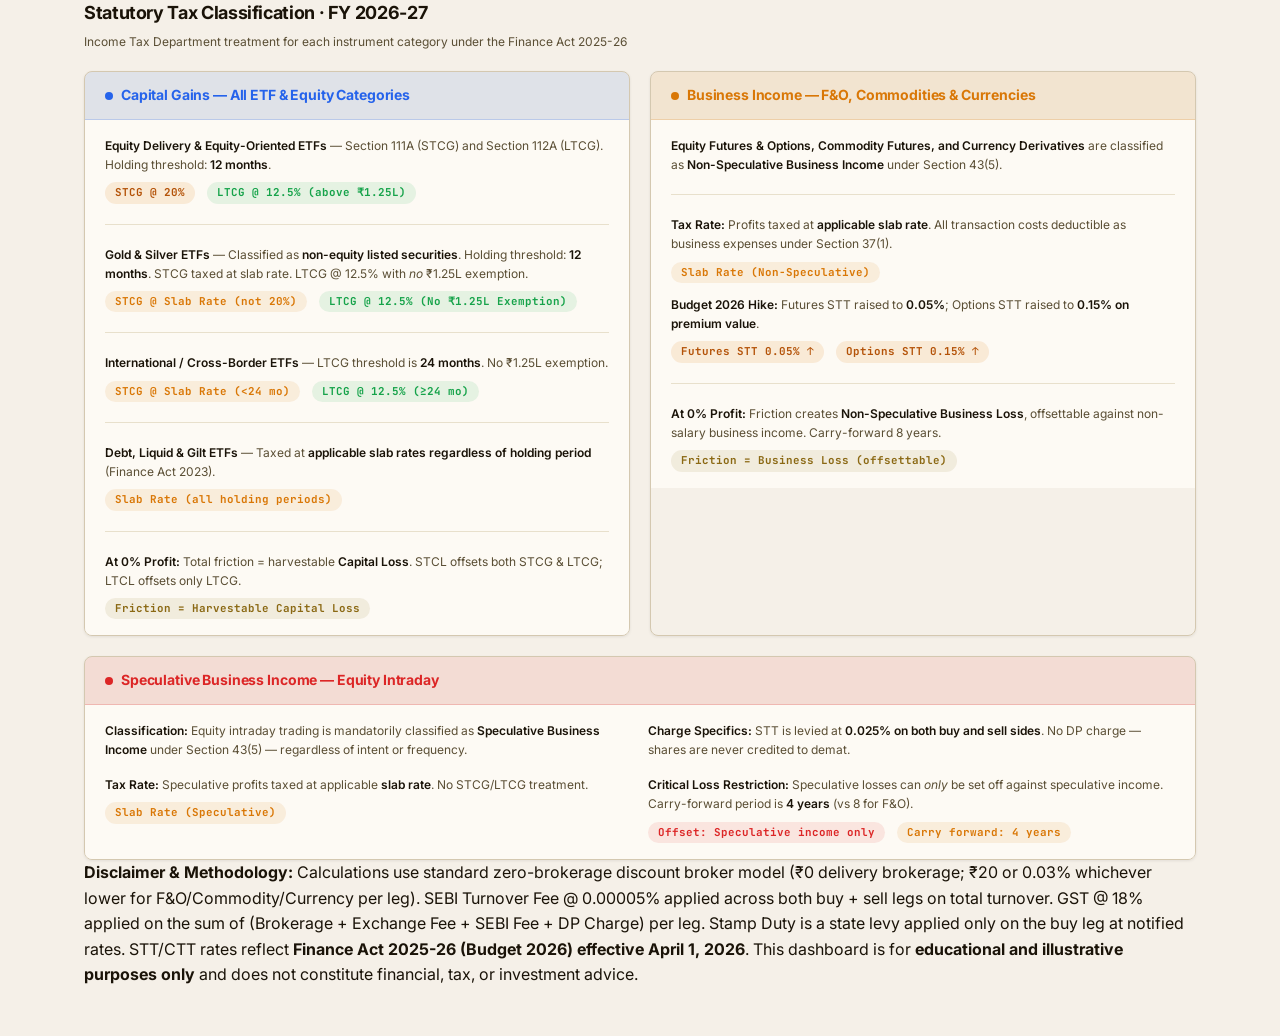
<file: dashboards/trading-costs-dashboard.html>
<!DOCTYPE html>
<html lang="en" data-theme="dark">
<head>
<meta charset="UTF-8">
<meta name="viewport" content="width=device-width, initial-scale=1.0">
<title>India Trading Costs &amp; Tax Dashboard — FY 2026-27</title>
<meta name="description" content="Compare transaction friction, charges, and tax treatment across all Indian asset classes for FY 2026-27.">
<link rel="preconnect" href="https://fonts.googleapis.com">
<link rel="preconnect" href="https://fonts.gstatic.com" crossorigin>
<link rel="stylesheet" href="../shared.css">
<script>!function(){var t=localStorage.getItem('tw-theme')||(matchMedia('(prefers-color-scheme:dark)').matches?'dark':'light');document.documentElement.setAttribute('data-theme',t)}();</script>
<style>
/* ===== PAGE-SPECIFIC: CONTROLS PANEL ===== */
.controls-panel {
  background: var(--color-surface);
  border: 1px solid var(--color-border);
  border-radius: var(--radius-xl);
  padding: var(--space-5) var(--space-6);
  margin-bottom: var(--space-6);
  box-shadow: var(--shadow-sm);
}
.controls-grid {
  display: grid;
  grid-template-columns: 1fr 1fr;
  gap: var(--space-6);
}
@media (max-width: 680px) { .controls-grid { grid-template-columns: 1fr; } }
.control-block {}
.control-label {
  font-size: var(--text-xs);
  font-weight: 600;
  text-transform: uppercase;
  letter-spacing: 0.06em;
  color: var(--color-text-muted);
  margin-bottom: var(--space-2);
}
.control-input-row {
  display: flex;
  align-items: center;
  gap: var(--space-3);
  margin-bottom: var(--space-3);
  flex-wrap: wrap;
}
.control-value-display {
  font-family: 'JetBrains Mono', monospace;
  font-size: var(--text-lg);
  font-weight: 600;
  min-width: 130px;
  color: var(--color-text);
  letter-spacing: -0.02em;
}
.control-input-num {
  width: 130px;
  padding: 6px 10px;
  border-radius: var(--radius-md);
  border: 1px solid var(--color-border);
  background: var(--color-surface-2);
  color: var(--color-text);
  font-family: 'JetBrains Mono', monospace;
  font-size: var(--text-sm);
  font-weight: 500;
  outline: none;
  transition: border-color var(--transition), box-shadow var(--transition);
  text-align: right;
}
.control-input-num:focus {
  border-color: var(--color-primary);
  box-shadow: 0 0 0 3px color-mix(in oklch, var(--color-primary) 15%, transparent);
}
.profit-positive { color: var(--color-success) !important; }
.profit-negative { color: var(--color-error) !important; }

/* ===== TABLE ===== */
.main-table { border-collapse: collapse; width: 100%; min-width: 900px; font-size: var(--text-xs); }
.main-table thead tr { background: var(--color-surface-offset); border-bottom: 2px solid var(--color-divider); }
.main-table th {
  padding: 9px 10px; text-align: left; font-size: 0.68rem; font-weight: 700;
  text-transform: uppercase; letter-spacing: 0.06em; color: var(--color-text-muted);
  white-space: nowrap; border-right: 1px solid var(--color-divider);
}
.main-table th:last-child { border-right: none; }
.main-table th.th-center { text-align: center; }
.main-table th.th-right  { text-align: right; }
.main-table tbody tr { border-bottom: 1px solid var(--color-divider); transition: background var(--transition); }
.main-table tbody tr:last-child { border-bottom: none; }
.main-table tbody tr:hover { background: color-mix(in oklch, var(--color-primary) 4%, var(--color-surface)); }
.main-table td {
  padding: 8px 10px; vertical-align: top;
  border-right: 1px solid color-mix(in oklch, var(--color-divider) 60%, transparent);
  font-variant-numeric: tabular-nums lining-nums;
}
.main-table td:last-child { border-right: none; }

/* ===== ASSET CELLS ===== */
.asset-cell { white-space: nowrap; min-width: 150px; }
.asset-name { font-weight: 800; font-size: var(--text-sm); color: var(--color-text); letter-spacing: -0.01em; line-height: 1.2; }
.asset-sub  { font-size: 0.68rem; color: var(--color-text-muted); margin-top: 2px; font-weight: 400; }
.cell-right  { text-align: right; }
.cell-center { text-align: center; }
.gross-return { font-weight: 800; font-size: var(--text-sm); font-family: 'JetBrains Mono', monospace; }

/* ===== COST BREAKDOWN ===== */
.cost-col { min-width: 160px; }
.cost-total { font-weight: 800; font-family: 'JetBrains Mono', monospace; font-size: var(--text-sm); margin-bottom: 5px; border-bottom: 1px dashed var(--color-divider); padding-bottom: 4px; }
.cost-list { margin: 0; padding: 0; }
.cost-list li { display: flex; justify-content: space-between; align-items: baseline; gap: var(--space-2); padding: 1.5px 0; font-size: 0.68rem; color: var(--color-text-muted); line-height: 1.4; }
.cost-list li .cost-label { flex: 1; white-space: nowrap; }
.cost-list li .cost-val { font-family: 'JetBrains Mono', monospace; font-size: 0.68rem; font-weight: 500; color: var(--color-text); white-space: nowrap; }

/* ===== FRICTION ===== */
.friction-cell { text-align: right; min-width: 100px; }
.friction-total { font-weight: 800; font-family: 'JetBrains Mono', monospace; font-size: var(--text-sm); color: var(--color-text); }
.drag-badge { display: inline-block; margin-top: 4px; padding: 2px 8px; border-radius: var(--radius-full); background: var(--color-drag-bg); color: var(--color-drag-text); font-size: 0.65rem; font-weight: 800; font-family: 'JetBrains Mono', monospace; letter-spacing: 0.02em; }

/* ===== NET P&L ===== */
.net-cell { text-align: right; min-width: 110px; }
.net-val { font-weight: 700; font-family: 'JetBrains Mono', monospace; font-size: var(--text-sm); }

/* ===== TAX BADGES ===== */
.tax-cell { min-width: 130px; text-align: center; }
.tax-badge { display: inline-flex; align-items: center; justify-content: center; padding: 4px 10px; border-radius: var(--radius-md); font-size: 0.7rem; font-weight: 700; letter-spacing: 0.03em; white-space: nowrap; }
.tax-capgain  { background: var(--color-blue-bg); color: var(--color-blue); }
.tax-business { background: var(--color-amber-bg); color: var(--color-amber); }
.tax-speculative { background: var(--color-error-bg); color: var(--color-error); }
.tax-rate-line { display: block; margin-top: 4px; font-size: 0.62rem; font-weight: 700; font-family: 'JetBrains Mono', monospace; opacity: 0.85; }
.holding-chip { display: inline-block; margin-top: 3px; padding: 1px 7px; border-radius: var(--radius-full); font-size: 0.62rem; font-weight: 700; letter-spacing: 0.03em; }
.holding-chip.short { background: var(--color-warning-bg); color: var(--color-warning); }
.holding-chip.long  { background: var(--color-success-bg); color: var(--color-success); }
.holding-chip.intra { background: var(--color-error-bg); color: var(--color-error); }

/* ===== TOGGLES ===== */
.toggles-row { display: flex; align-items: center; gap: var(--space-5); flex-wrap: wrap; margin-top: var(--space-5); padding-top: var(--space-4); border-top: 1px solid var(--color-divider); }
.toggle-group { display: flex; align-items: center; gap: var(--space-3); }
.toggle-group-label { font-size: var(--text-xs); font-weight: 600; text-transform: uppercase; letter-spacing: 0.06em; color: var(--color-text-muted); white-space: nowrap; }
.pill-btn.active.pill-intraday { color: var(--color-error); }
.pill-btn.active.pill-delivery { color: var(--color-primary); }
.pill-btn.active.pill-short    { color: var(--color-warning); }
.pill-btn.active.pill-long     { color: var(--color-success); }

/* ===== LEGEND ===== */
.legend-section { margin-top: var(--space-8); }
.legend-title    { font-size: var(--text-lg); font-weight: 700; color: var(--color-text); margin-bottom: var(--space-1); letter-spacing: -0.02em; }
.legend-subtitle { font-size: var(--text-xs); color: var(--color-text-muted); margin-bottom: var(--space-5); }
.legend-grid { display: grid; grid-template-columns: 1fr 1fr; gap: var(--space-5); }
@media (max-width: 768px) { .legend-grid { grid-template-columns: 1fr; } }
.legend-card { border-radius: var(--radius-lg); border: 1px solid var(--color-border); overflow: hidden; box-shadow: var(--shadow-sm); }
.legend-card-header { padding: var(--space-3) var(--space-5); display: flex; align-items: center; gap: var(--space-2); }
.legend-card-header.capgain  { background: var(--color-blue-bg); border-bottom: 1px solid color-mix(in oklch, var(--color-blue) 20%, transparent); }
.legend-card-header.business { background: var(--color-amber-bg); border-bottom: 1px solid color-mix(in oklch, var(--color-amber) 20%, transparent); }
.legend-card-header-icon { width: 8px; height: 8px; border-radius: 50%; flex-shrink: 0; }
.capgain  .legend-card-header-icon { background: var(--color-blue); }
.business .legend-card-header-icon { background: var(--color-amber); }
.legend-card-header h3 { font-size: var(--text-sm); font-weight: 700; letter-spacing: -0.01em; }
.capgain h3  { color: var(--color-blue); }
.business h3 { color: var(--color-amber); }
.legend-card-body { padding: var(--space-4) var(--space-5); background: var(--color-surface); }
.legend-items { display: flex; flex-direction: column; gap: var(--space-3); }
.legend-item { font-size: var(--text-xs); color: var(--color-text-muted); line-height: 1.6; }
.legend-item strong { color: var(--color-text); font-weight: 600; }
.legend-rate-row { display: flex; gap: var(--space-3); flex-wrap: wrap; margin-top: var(--space-2); }
.rate-chip { padding: 2px 10px; border-radius: var(--radius-full); font-size: 0.68rem; font-weight: 700; font-family: 'JetBrains Mono', monospace; }
.rate-chip.stcg { background: var(--color-drag-bg); color: var(--color-drag-text); }
.rate-chip.ltcg { background: var(--color-success-bg); color: var(--color-success); }
.rate-chip.slab { background: var(--color-warning-bg); color: var(--color-warning); }
.rate-chip.loss { background: var(--color-primary-highlight); color: var(--color-primary); }
.legend-divider { height: 1px; background: var(--color-divider); margin: var(--space-2) 0; }
</style>
</head>
<body>
<!-- TOP NAV -->
<nav class="top-nav" id="top-nav">
  <div class="nav-inner">
    <a href="../index.html" class="nav-brand">
      <div class="nav-logo">TW</div>
      <div>
        <span class="nav-brand-name">Thrivel Wealth</span>
        <span class="nav-brand-tag">Private Client Services</span>
      </div>
    </a>
    <div class="nav-links" id="nav-links">
      <a href="../index.html" class="nav-link">Home</a>
      <div class="nav-dropdown">
        <button class="nav-link nav-dropdown-btn">Markets <svg class="nav-chevron" viewBox="0 0 12 12" fill="none" stroke="currentColor" stroke-width="1.5"><path d="M2 4l4 4 4-4"/></svg></button>
        <div class="nav-dropdown-menu">
          <a href="../dashboards/market-timings.html"><span class="menu-icon">🕐</span>Market Timings</a>
          <a href="../dashboards/trading-costs-dashboard.html"><span class="menu-icon">📊</span>Trading Costs</a>
        </div>
      </div>
      <div class="nav-dropdown">
        <button class="nav-link nav-dropdown-btn">Calculators <svg class="nav-chevron" viewBox="0 0 12 12" fill="none" stroke="currentColor" stroke-width="1.5"><path d="M2 4l4 4 4-4"/></svg></button>
        <div class="nav-dropdown-menu">
          <a href="../calculators/retirement-calc.html"><span class="menu-icon">🏛️</span>Retirement</a>
          <a href="../calculators/liquid-return-calc.html"><span class="menu-icon">💧</span>Liquid Returns</a>
          <a href="../calculators/liquid-etf-parking-calc.html"><span class="menu-icon">🅿️</span>ETF Parking</a>
          <a href="../calculators/fno-tax-structure.html"><span class="menu-icon">⚡</span>F&amp;O Charges</a>
          <div class="menu-divider"></div>
          <a href="../calculators/interest-calc.html"><span class="menu-icon">📐</span>Interest Calc</a>
          <a href="../calculators/portfolio-tracker.html"><span class="menu-icon">💼</span>Portfolio</a>
        </div>
      </div>
    </div>
    <div class="nav-right">
      <div class="nav-clock-chip"><span class="nav-clock-dot"></span><span id="nav-clock">--:-- IST</span></div>
      <button class="nav-theme-btn" data-theme-toggle aria-label="Toggle theme"><svg width="15" height="15" viewBox="0 0 24 24" fill="none" stroke="currentColor" stroke-width="2"><path d="M21 12.79A9 9 0 1 1 11.21 3 7 7 0 0 0 21 12.79z"/></svg></button>
      <button class="nav-mobile-btn" id="nav-mobile-btn" aria-label="Open menu"><svg width="16" height="16" viewBox="0 0 24 24" fill="none" stroke="currentColor" stroke-width="2"><path d="M3 12h18M3 6h18M3 18h18"/></svg></button>
    </div>
  </div>
</nav>
<div class="app-wrapper">

  <!-- CONTROLS PANEL -->
  <section class="controls-panel" aria-label="Input controls">
    <div class="controls-grid">
      <div class="control-block">
        <div class="control-label">Investment Principal</div>
        <div class="control-input-row">
          <span class="control-value-display mono" id="principal-display" style="min-width:160px;white-space:nowrap;overflow:visible;">₹10,000</span>
          <input type="number" class="control-input-num" id="principal-num" value="10000" min="100" max="10000000" step="100" aria-label="Principal amount in rupees">
        </div>
        <input type="range" id="principal-slider" min="1000" max="10000000" step="1000" value="10000" aria-label="Principal slider">
      </div>
      <div class="control-block">
        <div class="control-label">Profit / Return Level</div>
        <div class="control-input-row">
          <span class="control-value-display mono profit-positive" id="profit-display">+10.00%</span>
          <input type="number" class="control-input-num" id="profit-num" value="10" min="-100" max="1000" step="1" aria-label="Profit percentage">
        </div>
        <input type="range" id="profit-slider" min="-50" max="100" step="1" value="10" aria-label="Profit level slider">
      </div>
    </div>
    <div class="toggles-row">
      <div class="toggle-group">
        <span class="toggle-group-label">Equity Mode</span>
        <div class="pill-switch" role="group" aria-label="Equity mode toggle">
          <button class="pill-btn active pill-delivery" data-toggle="equity" data-val="delivery" aria-pressed="true">Delivery</button>
          <button class="pill-btn pill-intraday" data-toggle="equity" data-val="intraday" aria-pressed="false">Intraday</button>
        </div>
      </div>
      <div class="toggle-group">
        <span class="toggle-group-label">Holding Period</span>
        <div class="pill-switch" role="group" aria-label="Holding period toggle">
          <button class="pill-btn active pill-short" data-toggle="holding" data-val="short" aria-pressed="true">Short-Term</button>
          <button class="pill-btn pill-long" data-toggle="holding" data-val="long" aria-pressed="false">Long-Term</button>
        </div>
      </div>
      <div style="margin-left:auto;font-size:0.68rem;color:var(--color-text-faint);line-height:1.4;text-align:right;">
        <span id="tax-hint">STCG @ 20% · LTCG @ 12.5% (above ₹1.25L)</span>
      </div>
    </div>
  </section>

  <!-- TABLE -->
  <div class="table-wrapper" role="region" aria-label="Trading costs breakdown">
    <div class="table-scroll">
      <table class="main-table" id="cost-table">
        <thead>
          <tr>
            <th style="min-width:152px">Asset Class</th>
            <th class="th-right" style="min-width:90px">Principal</th>
            <th class="th-right" style="min-width:95px">Gross Return</th>
            <th class="th-right cost-col">Buy-Side Charges</th>
            <th class="th-right cost-col">Sell-Side Charges</th>
            <th class="th-right" style="min-width:105px">Total Friction</th>
            <th class="th-right" style="min-width:105px">Net P&amp;L</th>
            <th class="th-center" style="min-width:132px">Tax Treatment</th>
          </tr>
        </thead>
        <tbody id="table-body"><!-- Populated by JS --></tbody>
      </table>
    </div>
  </div>

  <!-- LEGEND -->
  <section class="legend-section" aria-label="Tax classification legend">
    <div class="legend-title">Statutory Tax Classification · FY 2026-27</div>
    <div class="legend-subtitle">Income Tax Department treatment for each instrument category under the Finance Act 2025-26</div>
    <div class="legend-grid">
      <div class="legend-card">
        <div class="legend-card-header capgain">
          <div class="legend-card-header-icon"></div>
          <h3>Capital Gains — All ETF &amp; Equity Categories</h3>
        </div>
        <div class="legend-card-body">
          <div class="legend-items">
            <div class="legend-item">
              <strong>Equity Delivery &amp; Equity-Oriented ETFs</strong> — Section 111A (STCG) and Section 112A (LTCG). Holding threshold: <strong>12 months</strong>.
              <div class="legend-rate-row"><span class="rate-chip stcg">STCG @ 20%</span><span class="rate-chip ltcg">LTCG @ 12.5% (above ₹1.25L)</span></div>
            </div>
            <div class="legend-divider"></div>
            <div class="legend-item">
              <strong>Gold &amp; Silver ETFs</strong> — Classified as <strong>non-equity listed securities</strong>. Holding threshold: <strong>12 months</strong>. STCG taxed at slab rate. LTCG @ 12.5% with <em>no</em> ₹1.25L exemption.
              <div class="legend-rate-row"><span class="rate-chip slab">STCG @ Slab Rate (not 20%)</span><span class="rate-chip ltcg">LTCG @ 12.5% (No ₹1.25L Exemption)</span></div>
            </div>
            <div class="legend-divider"></div>
            <div class="legend-item">
              <strong>International / Cross-Border ETFs</strong> — LTCG threshold is <strong>24 months</strong>. No ₹1.25L exemption.
              <div class="legend-rate-row"><span class="rate-chip slab">STCG @ Slab Rate (&lt;24 mo)</span><span class="rate-chip ltcg">LTCG @ 12.5% (≥24 mo)</span></div>
            </div>
            <div class="legend-divider"></div>
            <div class="legend-item">
              <strong>Debt, Liquid &amp; Gilt ETFs</strong> — Taxed at <strong>applicable slab rates regardless of holding period</strong> (Finance Act 2023).
              <div class="legend-rate-row"><span class="rate-chip slab">Slab Rate (all holding periods)</span></div>
            </div>
            <div class="legend-divider"></div>
            <div class="legend-item">
              <strong>At 0% Profit:</strong> Total friction = harvestable <strong>Capital Loss</strong>. STCL offsets both STCG &amp; LTCG; LTCL offsets only LTCG.
              <div class="legend-rate-row"><span class="rate-chip loss">Friction = Harvestable Capital Loss</span></div>
            </div>
          </div>
        </div>
      </div>
      <div class="legend-card">
        <div class="legend-card-header business">
          <div class="legend-card-header-icon"></div>
          <h3>Business Income — F&amp;O, Commodities &amp; Currencies</h3>
        </div>
        <div class="legend-card-body">
          <div class="legend-items">
            <div class="legend-item"><strong>Equity Futures &amp; Options, Commodity Futures, and Currency Derivatives</strong> are classified as <strong>Non-Speculative Business Income</strong> under Section 43(5).</div>
            <div class="legend-divider"></div>
            <div class="legend-item">
              <strong>Tax Rate:</strong> Profits taxed at <strong>applicable slab rate</strong>. All transaction costs deductible as business expenses under Section 37(1).
              <div class="legend-rate-row"><span class="rate-chip slab">Slab Rate (Non-Speculative)</span></div>
            </div>
            <div class="legend-item">
              <strong>Budget 2026 Hike:</strong> Futures STT raised to <strong>0.05%</strong>; Options STT raised to <strong>0.15% on premium value</strong>.
              <div class="legend-rate-row"><span class="rate-chip stcg">Futures STT 0.05% ↑</span><span class="rate-chip stcg">Options STT 0.15% ↑</span></div>
            </div>
            <div class="legend-divider"></div>
            <div class="legend-item">
              <strong>At 0% Profit:</strong> Friction creates <strong>Non-Speculative Business Loss</strong>, offsettable against non-salary business income. Carry-forward 8 years.
              <div class="legend-rate-row"><span class="rate-chip loss">Friction = Business Loss (offsettable)</span></div>
            </div>
          </div>
        </div>
      </div>
      <div class="legend-card" style="grid-column: 1 / -1;">
        <div class="legend-card-header" style="background: var(--color-error-bg); border-bottom: 1px solid color-mix(in oklch, var(--color-error) 20%, transparent);">
          <div class="legend-card-header-icon" style="background: var(--color-error);"></div>
          <h3 style="color: var(--color-error);">Speculative Business Income — Equity Intraday</h3>
        </div>
        <div class="legend-card-body">
          <div class="legend-items" style="display:grid;grid-template-columns:1fr 1fr;gap:var(--space-4);">
            <div class="legend-item"><strong>Classification:</strong> Equity intraday trading is mandatorily classified as <strong>Speculative Business Income</strong> under Section 43(5) — regardless of intent or frequency.</div>
            <div class="legend-item"><strong>Charge Specifics:</strong> STT is levied at <strong>0.025% on both buy and sell sides</strong>. No DP charge — shares are never credited to demat.</div>
            <div class="legend-item"><strong>Tax Rate:</strong> Speculative profits taxed at applicable <strong>slab rate</strong>. No STCG/LTCG treatment.<div class="legend-rate-row"><span class="rate-chip slab">Slab Rate (Speculative)</span></div></div>
            <div class="legend-item"><strong>Critical Loss Restriction:</strong> Speculative losses can <em>only</em> be set off against speculative income. Carry-forward period is <strong>4 years</strong> (vs 8 for F&amp;O).<div class="legend-rate-row"><span class="rate-chip" style="background:var(--color-error-bg);color:var(--color-error);">Offset: Speculative income only</span><span class="rate-chip" style="background:var(--color-warning-bg);color:var(--color-warning);">Carry forward: 4 years</span></div></div>
          </div>
        </div>
      </div>
    </div>
  </section>

  <!-- FOOTNOTE -->
  <div class="footnote">
    <strong>Disclaimer &amp; Methodology:</strong>
    Calculations use standard zero-brokerage discount broker model (₹0 delivery brokerage; ₹20 or 0.03% whichever lower for F&amp;O/Commodity/Currency per leg).
    SEBI Turnover Fee @ 0.00005% applied across both buy + sell legs on total turnover.
    GST @ 18% applied on the sum of (Brokerage + Exchange Fee + SEBI Fee + DP Charge) per leg.
    Stamp Duty is a state levy applied only on the buy leg at notified rates.
    STT/CTT rates reflect <strong>Finance Act 2025-26 (Budget 2026) effective April 1, 2026</strong>.
    This dashboard is for <strong>educational and illustrative purposes only</strong> and does not constitute financial, tax, or investment advice.
  </div>

</div><!-- end app-wrapper -->

<script>
const ASSETS = [
  { id:'eq-delivery', name:'Stocks', sub:'Equity Delivery', taxType:'capgain', taxLabel:'Capital Gain', buyBrokerage:()=>0, buyStt:(p)=>p*0.001, buyExchange:(p)=>p*0.000035, buyStamp:(p)=>p*0.00015, buyDp:()=>0, sellBrokerage:()=>0, sellStt:(p,sv)=>sv*0.001, sellExchange:(p,sv)=>sv*0.000035, sellStamp:()=>0, sellDp:()=>13.5 },
  { id:'eq-intraday', name:'Stocks', sub:'Equity Intraday', taxType:'speculative', taxLabel:'Speculative Income', buyBrokerage:(p)=>Math.min(p*0.0003,20), buyStt:(p)=>p*0.00025, buyExchange:(p)=>p*0.000035, buyStamp:(p)=>p*0.00003, buyDp:()=>0, sellBrokerage:(p,sv)=>Math.min(sv*0.0003,20), sellStt:(p,sv)=>sv*0.00025, sellExchange:(p,sv)=>sv*0.000035, sellStamp:()=>0, sellDp:()=>0 },
  { id:'etf-equity', name:'ETFs', sub:'Equity Oriented (e.g., Nifty 50)', taxType:'capgain', taxLabel:'Capital Gain', buyBrokerage:()=>0, buyStt:()=>0, buyExchange:(p)=>p*0.000035, buyStamp:(p)=>p*0.00015, buyDp:()=>0, sellBrokerage:()=>0, sellStt:(p,sv)=>sv*0.00001, sellExchange:(p,sv)=>sv*0.000035, sellStamp:()=>0, sellDp:()=>13.5 },
  { id:'etf-gold-silver', name:'ETFs', sub:'Gold & Silver (GoldBEES / SilverBEES)', taxType:'capgain-specified', taxLabel:'Capital Gain', buyBrokerage:()=>0, buyStt:()=>0, buyExchange:(p)=>p*0.000035, buyStamp:(p)=>p*0.00015, buyDp:()=>0, sellBrokerage:()=>0, sellStt:()=>0, sellExchange:(p,sv)=>sv*0.000035, sellStamp:()=>0, sellDp:()=>13.5 },
  { id:'etf-intl', name:'ETFs', sub:'International / Cross Border', taxType:'capgain-intl', taxLabel:'Capital Gain', buyBrokerage:()=>0, buyStt:()=>0, buyExchange:(p)=>p*0.000035, buyStamp:(p)=>p*0.00015, buyDp:()=>0, sellBrokerage:()=>0, sellStt:()=>0, sellExchange:(p,sv)=>sv*0.000035, sellStamp:()=>0, sellDp:()=>13.5 },
  { id:'etf-liquid', name:'ETFs', sub:'Liquid / Debt & Gilt / Overnight (LIQUIDBEES)', taxType:'debt-slab', taxLabel:'Capital Gain', buyBrokerage:()=>0, buyStt:()=>0, buyExchange:(p)=>p*0.000035, buyStamp:()=>0, buyDp:()=>0, sellBrokerage:()=>0, sellStt:()=>0, sellExchange:(p,sv)=>sv*0.000035, sellStamp:()=>0, sellDp:()=>13.5 },
  { id:'futures-eq', name:'Futures', sub:'Equity Derivatives', taxType:'business', taxLabel:'Business Income', buyBrokerage:(p)=>Math.min(p*0.0003,20), buyStt:()=>0, buyExchange:(p)=>p*0.000021, buyStamp:(p)=>p*0.00002, buyDp:()=>0, sellBrokerage:(p,sv)=>Math.min(sv*0.0003,20), sellStt:(p,sv)=>sv*0.0005, sellExchange:(p,sv)=>sv*0.000021, sellStamp:()=>0, sellDp:()=>0 },
  { id:'options-eq', name:'Options', sub:'Equity Premium', taxType:'business', taxLabel:'Business Income', buyBrokerage:(p)=>Math.min(p*0.0003,20), buyStt:()=>0, buyExchange:(p)=>p*0.00053, buyStamp:(p)=>p*0.00003, buyDp:()=>0, sellBrokerage:(p,sv)=>Math.min(sv*0.0003,20), sellStt:(p,sv)=>sv*0.0015, sellExchange:(p,sv)=>sv*0.00053, sellStamp:()=>0, sellDp:()=>0 },
  { id:'commodity-fut', name:'Commodities', sub:'Futures (MCX/NCDEX)', taxType:'business', taxLabel:'Business Income', buyBrokerage:(p)=>Math.min(p*0.0003,20), buyStt:()=>0, buyExchange:(p)=>p*0.000026, buyStamp:(p)=>p*0.00002, buyDp:()=>0, sellBrokerage:(p,sv)=>Math.min(sv*0.0003,20), sellStt:(p,sv)=>sv*0.0001, sellExchange:(p,sv)=>sv*0.000026, sellStamp:()=>0, sellDp:()=>0, sellTaxLabel:'CTT' },
  { id:'currency-fx', name:'Currencies', sub:'FX Derivatives', taxType:'business', taxLabel:'Business Income', buyBrokerage:(p)=>Math.min(p*0.0003,20), buyStt:()=>0, buyExchange:(p)=>p*0.000009, buyStamp:(p)=>p*0.000001, buyDp:()=>0, sellBrokerage:(p,sv)=>Math.min(sv*0.0003,20), sellStt:()=>0, sellExchange:(p,sv)=>sv*0.000009, sellStamp:()=>0, sellDp:()=>0 },
];
const SEBI_RATE=0.0000005, GST_RATE=0.18;
function fmt(n,digits=2){if(Math.abs(n)<0.0001)return'₹0.00';const prefix=n<0?'-₹':'₹';return prefix+Math.abs(n).toLocaleString('en-IN',{minimumFractionDigits:digits,maximumFractionDigits:digits});}
function fmtPct(n,digits=4){return(n>=0?'+':'')+n.toFixed(digits)+'%';}
function computeAsset(asset,principal,profitPct){
  const saleVal=principal*(1+profitPct/100),grossReturn=saleVal-principal;
  const buyBrok=asset.buyBrokerage(principal),buyStt=asset.buyStt(principal),buyExch=asset.buyExchange(principal),buyStamp=asset.buyStamp(principal),buyDp=asset.buyDp(),buySebi=principal*SEBI_RATE,buyGst=(buyBrok+buyExch+buySebi+buyDp)*GST_RATE,buyTotal=buyBrok+buyStt+buyExch+buyStamp+buyDp+buySebi+buyGst;
  const sellBrok=asset.sellBrokerage(principal,saleVal),sellStt=asset.sellStt(principal,saleVal),sellExch=asset.sellExchange(principal,saleVal),sellStamp=asset.sellStamp?asset.sellStamp(principal,saleVal):0,sellDp=asset.sellDp(),sellSebi=saleVal*SEBI_RATE,sellGst=(sellBrok+sellExch+sellSebi+sellDp)*GST_RATE,sellTotal=sellBrok+sellStt+sellExch+sellStamp+sellDp+sellSebi+sellGst;
  const totalFriction=buyTotal+sellTotal,netPnL=grossReturn-totalFriction,dragPct=principal>0?(totalFriction/principal)*100:0;
  const sttLabel=asset.id==='commodity-fut'?'CTT (Sell)':'STT (Sell)',buySttLabel=asset.id==='commodity-fut'?'CTT (Buy)':'STT (Buy)';
  return{grossReturn,saleVal,buy:{brok:buyBrok,stt:buyStt,exch:buyExch,stamp:buyStamp,dp:buyDp,sebi:buySebi,gst:buyGst,total:buyTotal},sell:{brok:sellBrok,stt:sellStt,exch:sellExch,stamp:sellStamp,dp:sellDp,sebi:sellSebi,gst:sellGst,total:sellTotal},totalFriction,netPnL,dragPct,sttLabel,buySttLabel};
}
function renderCostList(items){return items.filter(i=>Math.abs(i.val)>0.00001).map(i=>`<li><span class="cost-label">${i.label}</span><span class="cost-val">${fmt(i.val)}</span></li>`).join('');}
let equityMode='delivery',holdingMode='short';
function getVisibleAssets(){return ASSETS.filter(a=>{if(a.id==='eq-delivery')return equityMode==='delivery';if(a.id==='eq-intraday')return equityMode==='intraday';return true;});}
function getTaxInfo(asset){
  if(asset.taxType==='speculative')return{label:'Speculative Income',rate:'Slab rate',chipClass:'intra',badge:'tax-speculative'};
  if(asset.taxType==='business')return{label:'Business Income',rate:'Slab rate',chipClass:'',badge:'tax-business'};
  if(asset.taxType==='debt-slab')return{label:'Capital Gain',rate:'Slab Rate (Debt ETF)',chipClass:holdingMode,badge:'tax-capgain'};
  if(asset.taxType==='capgain-specified'){if(holdingMode==='long')return{label:'Capital Gain',rate:'LTCG @ 12.5% (No Exemption)',chipClass:'long',badge:'tax-capgain'};return{label:'Capital Gain',rate:'STCG @ Slab Rate',chipClass:'short',badge:'tax-capgain'};}
  if(asset.taxType==='capgain-intl'){if(holdingMode==='long')return{label:'Capital Gain',rate:'LTCG @ 12.5% (≥24 mo)',chipClass:'long',badge:'tax-capgain'};return{label:'Capital Gain',rate:'STCG @ Slab Rate (<24 mo)',chipClass:'short',badge:'tax-capgain'};}
  if(holdingMode==='long')return{label:'Capital Gain',rate:'LTCG @ 12.5% (>₹1.25L)',chipClass:'long',badge:'tax-capgain'};
  return{label:'Capital Gain',rate:'STCG @ 20%',chipClass:'short',badge:'tax-capgain'};
}
function updateTaxHint(){const hint=document.getElementById('tax-hint');if(!hint)return;if(equityMode==='intraday')hint.textContent='Intraday: Speculative Business Income · Slab rate';else if(holdingMode==='long')hint.textContent='Long-Term: Equity LTCG @ 12.5% (>₹1.25L) · Gold/Silver/Intl ETF LTCG @ 12.5% · Debt ETF: Slab';else hint.textContent='Short-Term: Equity STCG @ 20% · Gold/Silver/Intl ETF: Slab rate · Debt/Gilt ETF: Slab rate';}
function renderTable(principal,profitPct){
  const tbody=document.getElementById('table-body');let html='';
  getVisibleAssets().forEach(asset=>{
    const c=computeAsset(asset,principal,profitPct),taxInfo=getTaxInfo(asset);
    const isPositive=c.grossReturn>=0,grossClass=isPositive?'profit-positive':'profit-negative';
    const holdingLabel=asset.taxType==='speculative'?'Intraday':asset.taxType==='business'?'':(holdingMode==='long'?'Long-Term':'Short-Term');
    const buyItems=[{label:'Brokerage',val:c.buy.brok},{label:asset.buySttLabel||'STT (Buy)',val:c.buy.stt},{label:'Exchange Fee',val:c.buy.exch},{label:'Stamp Duty',val:c.buy.stamp},{label:'SEBI Fee',val:c.buy.sebi},{label:'GST (18%)',val:c.buy.gst}];
    const sellItems=[{label:'Brokerage',val:c.sell.brok},{label:asset.sttLabel||'STT (Sell)',val:c.sell.stt},{label:'Exchange Fee',val:c.sell.exch},{label:'DP Charge',val:c.sell.dp},{label:'SEBI Fee',val:c.sell.sebi},{label:'GST (18%)',val:c.sell.gst}];
    const netClass=c.netPnL>=0?'profit-positive':'profit-negative';
    const holdingChip=holdingLabel?`<span class="holding-chip ${taxInfo.chipClass}">${holdingLabel}</span>`:'';
    html+=`<tr>
      <td class="asset-cell"><div class="asset-name">${asset.name}</div><div class="asset-sub">${asset.sub}</div>${holdingChip}</td>
      <td class="cell-right mono" style="font-size:var(--text-xs);white-space:nowrap">${fmt(principal,0)}</td>
      <td class="cell-right"><div class="gross-return ${grossClass}">${fmt(c.grossReturn)}</div><div style="font-size:0.65rem;color:var(--color-text-muted);font-family:'JetBrains Mono',monospace">${fmtPct(profitPct,1)}</div></td>
      <td class="cost-col"><div class="cost-total">${fmt(c.buy.total)}</div><ul class="cost-list">${renderCostList(buyItems)}</ul></td>
      <td class="cost-col"><div class="cost-total">${fmt(c.sell.total)}</div><ul class="cost-list">${renderCostList(sellItems)}</ul></td>
      <td class="friction-cell"><div class="friction-total">${fmt(c.totalFriction)}</div><div><span class="drag-badge">${c.dragPct.toFixed(3)}% drag</span></div></td>
      <td class="net-cell"><div class="net-val ${netClass}">${fmt(c.netPnL)}</div></td>
      <td class="tax-cell"><span class="tax-badge ${taxInfo.badge}">${taxInfo.label}</span><span class="tax-rate-line" style="color:${taxInfo.badge==='tax-capgain'?'var(--color-blue)':taxInfo.badge==='tax-speculative'?'var(--color-error)':'var(--color-amber)'}">${taxInfo.rate}</span></td>
    </tr>`;
  });
  tbody.innerHTML=html;
}
const principalSlider=document.getElementById('principal-slider'),principalNum=document.getElementById('principal-num'),principalDisp=document.getElementById('principal-display'),profitSlider=document.getElementById('profit-slider'),profitNum=document.getElementById('profit-num'),profitDisp=document.getElementById('profit-display');
function getPrincipal(){return parseFloat(principalNum.value)||10000;}
function getProfit(){return parseFloat(profitNum.value)||0;}
function updatePrincipalDisplay(val){principalDisp.textContent='₹'+val.toLocaleString('en-IN');}
function updateProfitDisplay(val){const cls=val>=0?'profit-positive':'profit-negative';profitDisp.className='control-value-display mono '+cls;profitDisp.textContent=(val>=0?'+':'')+parseFloat(val).toFixed(2)+'%';}
function onPrincipalChange(source){let val=parseFloat(source==='slider'?principalSlider.value:principalNum.value);if(isNaN(val))val=10000;val=Math.max(100,Math.min(10000000,val));if(source==='slider')principalNum.value=val;else principalSlider.value=Math.min(val,10000000);updatePrincipalDisplay(val);renderTable(val,getProfit());}
function onProfitChange(source){let val=parseFloat(source==='slider'?profitSlider.value:profitNum.value);if(isNaN(val))val=0;val=Math.max(-100,Math.min(1000,val));if(source==='slider')profitNum.value=val;else profitSlider.value=Math.max(-50,Math.min(val,100));updateProfitDisplay(val);renderTable(getPrincipal(),val);}
principalSlider.addEventListener('input',()=>onPrincipalChange('slider'));
principalNum.addEventListener('input',()=>onPrincipalChange('num'));
principalNum.addEventListener('change',()=>onPrincipalChange('num'));
profitSlider.addEventListener('input',()=>onProfitChange('slider'));
profitNum.addEventListener('input',()=>onProfitChange('num'));
profitNum.addEventListener('change',()=>onProfitChange('num'));
document.querySelectorAll('[data-toggle]').forEach(btn=>{
  btn.addEventListener('click',()=>{
    const group=btn.dataset.toggle,val=btn.dataset.val;
    document.querySelectorAll(`[data-toggle="${group}"]`).forEach(b=>{b.classList.remove('active');b.setAttribute('aria-pressed','false');});
    btn.classList.add('active');btn.setAttribute('aria-pressed','true');
    if(group==='equity')equityMode=val;if(group==='holding')holdingMode=val;
    updateTaxHint();renderTable(getPrincipal(),getProfit());
  });
});
updatePrincipalDisplay(10000);updateProfitDisplay(10);updateTaxHint();renderTable(10000,10);
</script>
<script src="../shared-nav.js"></script>
</body>
</html>
</file>
<file: shared.css>
/* ===================================================
   THRIVEL WEALTH — SHARED DESIGN SYSTEM v2.0
   Institutional Grade · Navy + Gold · FY 2026-27
   =================================================== */

@import url('https://fonts.googleapis.com/css2?family=Playfair+Display:wght@400;600;700&family=Inter:wght@300;400;500;600;700&family=JetBrains+Mono:wght@400;600;700&display=swap');

/* ─────────────────────────────────────────
   DESIGN TOKENS
───────────────────────────────────────── */
:root {
  --space-1: 4px;    --space-2: 8px;    --space-3: 12px;
  --space-4: 16px;   --space-5: 20px;   --space-6: 24px;
  --space-7: 28px;   --space-8: 32px;   --space-10: 40px;
  --space-12: 48px;  --space-16: 64px;

  --text-xs: 0.75rem;  --text-sm: 0.875rem; --text-base: 1rem;
  --text-lg: 1.125rem; --text-xl: 1.25rem;  --text-2xl: 1.5rem;
  --text-3xl: 1.875rem;--text-4xl: 2.25rem; --text-5xl: 3rem;

  --radius-sm: 4px; --radius-md: 6px; --radius-lg: 8px;
  --radius-xl: 12px;--radius-2xl: 16px;--radius-full: 9999px;

  --transition: 200ms ease;
  --transition-slow: 400ms ease;
  --nav-height: 64px;
}

/* ─────────────────────────────────────────
   DARK MODE — Navy + Gold (default)
───────────────────────────────────────── */
:root, [data-theme="dark"] {
  --color-bg:             #07101f;
  --color-surface:        #0d1a30;
  --color-surface-2:      #112040;
  --color-surface-offset: #162848;
  --color-border:         #1e3050;
  --color-divider:        #132038;

  --color-primary:          #c9a84c;
  --color-primary-light:    #e2c06a;
  --color-primary-highlight:rgba(201,168,76,0.12);
  --color-primary-dim:      rgba(201,168,76,0.06);

  --color-text:       #e6e2d8;
  --color-text-muted: #7a8fa8;
  --color-text-faint: #344d68;

  --color-success: #22c55e; --color-success-bg: rgba(34,197,94,0.08);
  --color-error:   #f87171; --color-error-bg:   rgba(248,113,113,0.08);
  --color-warning: #fbbf24; --color-warning-bg: rgba(251,191,36,0.08);
  --color-blue:    #60a5fa; --color-blue-bg:    rgba(96,165,250,0.08);
  --color-gold:    #c9a84c;

  /* Semantic aliases for trading-costs-dashboard */
  --color-amber:       #fbbf24;
  --color-amber-bg:    rgba(251,191,36,0.08);
  --color-drag-bg:     rgba(251,191,36,0.12);
  --color-drag-text:   #fbbf24;

  --shadow-sm:  0 1px 3px rgba(0,0,0,0.5);
  --shadow-md:  0 4px 16px rgba(0,0,0,0.6);
  --shadow-lg:  0 8px 32px rgba(0,0,0,0.7);
  --shadow-xl:  0 20px 60px rgba(0,0,0,0.8);

  --hero-gradient: linear-gradient(135deg, #07101f 0%, #0d1a30 50%, #101f3a 100%);
  --hero-grid-color: rgba(201,168,76,0.04);

  /* Dark mode: button text on gold background */
  --btn-primary-text: #07101f;
}

/* ─────────────────────────────────────────
   LIGHT MODE — Cream + Gold
───────────────────────────────────────── */
[data-theme="light"] {
  --color-bg:             #f5f0e8;
  --color-surface:        #fdfaf4;
  --color-surface-2:      #ffffff;
  --color-surface-offset: #ede8de;
  --color-border:         #d4c8b0;
  --color-divider:        #e8e0cc;

  --color-primary:          #8b6914;
  --color-primary-light:    #a07820;
  --color-primary-highlight:rgba(139,105,20,0.1);
  --color-primary-dim:      rgba(139,105,20,0.05);

  --color-text:       #1a1308;
  --color-text-muted: #5a4e34;
  --color-text-faint: #9a8e74;

  --color-success: #16a34a; --color-success-bg: rgba(22,163,74,0.1);
  --color-error:   #dc2626; --color-error-bg:   rgba(220,38,38,0.1);
  --color-warning: #d97706; --color-warning-bg: rgba(217,119,6,0.1);
  --color-blue:    #2563eb; --color-blue-bg:    rgba(37,99,235,0.1);
  --color-gold:    #8b6914;

  /* Semantic aliases for trading-costs-dashboard */
  --color-amber:       #d97706;
  --color-amber-bg:    rgba(217,119,6,0.1);
  --color-drag-bg:     rgba(217,119,6,0.12);
  --color-drag-text:   #b45309;

  --shadow-sm:  0 1px 3px rgba(0,0,0,0.08);
  --shadow-md:  0 4px 16px rgba(0,0,0,0.12);
  --shadow-lg:  0 8px 32px rgba(0,0,0,0.16);
  --shadow-xl:  0 20px 60px rgba(0,0,0,0.2);

  --hero-gradient: linear-gradient(135deg, #f5f0e8 0%, #ede4d0 100%);
  --hero-grid-color: rgba(139,105,20,0.06);

  /* Light mode: button text should be light on gold */
  --btn-primary-text: #2d1a00;
}

/* ─────────────────────────────────────────
   RESET & BASE
───────────────────────────────────────── */
*, *::before, *::after { box-sizing: border-box; margin: 0; padding: 0; }
html { scroll-behavior: smooth; }
body {
  font-family: 'Inter', -apple-system, BlinkMacSystemFont, sans-serif;
  background: var(--color-bg);
  color: var(--color-text);
  line-height: 1.6;
  -webkit-font-smoothing: antialiased;
  padding-top: var(--nav-height);
  transition: background var(--transition), color var(--transition);
}
a { color: inherit; text-decoration: none; }

::-webkit-scrollbar { width: 5px; height: 5px; }
::-webkit-scrollbar-track { background: var(--color-bg); }
::-webkit-scrollbar-thumb { background: var(--color-border); border-radius: 3px; }
::-webkit-scrollbar-thumb:hover { background: var(--color-primary); }

/* ─────────────────────────────────────────
   TOP NAV
───────────────────────────────────────── */
.top-nav {
  position: fixed;
  top: 0; left: 0; right: 0;
  height: var(--nav-height);
  z-index: 1000;
  background: color-mix(in srgb, var(--color-surface) 95%, transparent);
  border-bottom: 1px solid var(--color-border);
  backdrop-filter: blur(16px);
  -webkit-backdrop-filter: blur(16px);
}
.top-nav::after {
  content: '';
  position: absolute;
  bottom: 0; left: 0; right: 0;
  height: 1px;
  background: linear-gradient(90deg, transparent 0%, var(--color-primary) 30%, var(--color-primary) 70%, transparent 100%);
  opacity: 0.35;
}
.nav-inner {
  display: flex;
  align-items: center;
  height: 100%;
  max-width: 1320px;
  margin: 0 auto;
  padding: 0 var(--space-6);
  gap: var(--space-4);
}

/* Brand */
.nav-brand {
  display: flex;
  align-items: center;
  gap: var(--space-3);
  text-decoration: none;
  flex-shrink: 0;
  margin-right: var(--space-4);
}
.nav-logo {
  width: 38px; height: 38px;
  border-radius: 8px;
  background: linear-gradient(135deg, var(--color-primary) 0%, color-mix(in srgb, var(--color-primary) 60%, #fff) 100%);
  display: flex;
  align-items: center;
  justify-content: center;
  font-family: 'Playfair Display', serif;
  font-size: 15px;
  font-weight: 700;
  color: #07101f;
  letter-spacing: -0.02em;
  flex-shrink: 0;
}
.nav-brand-name {
  font-family: 'Playfair Display', serif;
  font-size: 1.05rem;
  font-weight: 600;
  color: var(--color-text);
  letter-spacing: -0.01em;
  line-height: 1.2;
  display: block;
}
.nav-brand-tag {
  font-size: 0.56rem;
  font-weight: 600;
  text-transform: uppercase;
  letter-spacing: 0.12em;
  color: var(--color-primary);
  display: block;
  margin-top: 1px;
}

/* Nav Links */
.nav-links {
  display: flex;
  align-items: center;
  gap: 2px;
  flex: 1;
  justify-content: center;
}
.nav-link {
  font-size: 0.82rem;
  font-weight: 500;
  color: var(--color-text-muted);
  padding: 6px 13px;
  border-radius: var(--radius-md);
  transition: all var(--transition);
  background: none;
  border: none;
  cursor: pointer;
  display: flex;
  align-items: center;
  gap: 4px;
  text-decoration: none;
  white-space: nowrap;
}
.nav-link:hover { color: var(--color-text); background: var(--color-surface-offset); }
.nav-link.active { color: var(--color-primary); background: var(--color-primary-dim); }
.nav-chevron {
  width: 12px; height: 12px;
  transition: transform var(--transition);
  opacity: 0.6;
}
.nav-dropdown:hover .nav-chevron,
.nav-dropdown.open .nav-chevron { transform: rotate(180deg); }

/* Dropdown */
.nav-dropdown { position: relative; }
.nav-dropdown-menu {
  position: absolute;
  top: calc(100% + 10px);
  left: 50%;
  transform: translateX(-50%);
  background: var(--color-surface-2);
  border: 1px solid var(--color-border);
  border-radius: var(--radius-xl);
  padding: var(--space-2);
  min-width: 240px;
  box-shadow: var(--shadow-xl);
  opacity: 0;
  visibility: hidden;
  transform: translateX(-50%) translateY(-6px);
  transition: opacity var(--transition), transform var(--transition), visibility var(--transition);
  z-index: 200;
}
.nav-dropdown:hover .nav-dropdown-menu,
.nav-dropdown.open .nav-dropdown-menu {
  opacity: 1;
  visibility: visible;
  transform: translateX(-50%) translateY(0);
}
.nav-dropdown-menu a {
  display: flex;
  align-items: center;
  gap: var(--space-3);
  font-size: 0.82rem;
  color: var(--color-text-muted);
  padding: 8px 12px;
  border-radius: var(--radius-md);
  transition: all var(--transition);
}
.nav-dropdown-menu a:hover { color: var(--color-primary); background: var(--color-primary-dim); }
.nav-dropdown-menu a .menu-icon {
  width: 22px; height: 22px;
  border-radius: var(--radius-sm);
  background: var(--color-surface-offset);
  display: flex; align-items: center; justify-content: center;
  font-size: 12px;
  flex-shrink: 0;
}
.menu-divider {
  height: 1px;
  background: var(--color-divider);
  margin: var(--space-1) var(--space-2);
}

/* Nav Right */
.nav-right { display: flex; align-items: center; gap: var(--space-3); flex-shrink: 0; }
.nav-clock-chip {
  display: flex;
  align-items: center;
  gap: 6px;
  font-family: 'JetBrains Mono', monospace;
  font-size: 0.68rem;
  font-weight: 600;
  color: var(--color-text-muted);
  background: var(--color-surface-offset);
  border: 1px solid var(--color-border);
  border-radius: var(--radius-full);
  padding: 5px 11px;
  letter-spacing: 0.04em;
}
@media(max-width:700px){ .nav-clock-chip { display: none; } }
.nav-clock-dot {
  width: 5px; height: 5px;
  border-radius: 50%;
  background: var(--color-success);
  animation: tw-pulse 2s ease-in-out infinite;
}
@keyframes tw-pulse {
  0%,100%{ opacity:1; transform:scale(1); }
  50%{ opacity:0.4; transform:scale(1.4); }
}
.nav-theme-btn {
  width: 36px; height: 36px;
  border-radius: var(--radius-md);
  background: var(--color-surface-offset);
  border: 1px solid var(--color-border);
  color: var(--color-text-muted);
  cursor: pointer;
  display: flex; align-items: center; justify-content: center;
  transition: all var(--transition);
}
.nav-theme-btn:hover { color: var(--color-primary); border-color: var(--color-primary); background: var(--color-primary-dim); }
.nav-mobile-btn {
  width: 36px; height: 36px;
  border-radius: var(--radius-md);
  background: var(--color-surface-offset);
  border: 1px solid var(--color-border);
  color: var(--color-text-muted);
  cursor: pointer;
  display: none;
  align-items: center;
  justify-content: center;
  font-size: 1rem;
  transition: all var(--transition);
}
@media(max-width:768px){ .nav-mobile-btn { display: flex; } }
@media(max-width:768px){ .nav-links { display: none; } }
.nav-links.open {
  display: flex !important;
  flex-direction: column;
  position: absolute;
  top: var(--nav-height);
  left: 0; right: 0;
  background: var(--color-surface);
  border-bottom: 1px solid var(--color-border);
  padding: var(--space-3) var(--space-4) var(--space-5);
  gap: 2px;
  align-items: flex-start;
  z-index: 999;
  box-shadow: var(--shadow-lg);
}
.nav-links.open .nav-dropdown-menu {
  position: static;
  transform: none;
  opacity: 1;
  visibility: visible;
  box-shadow: none;
  border: 1px solid var(--color-border);
  margin-top: 4px;
  margin-left: 12px;
}

/* ─────────────────────────────────────────
   PAGE WRAPPERS
───────────────────────────────────────── */
.page-wrapper {
  max-width: 1280px;
  margin: 0 auto;
  padding: var(--space-10) var(--space-8) var(--space-16);
}
@media(max-width:768px){ .page-wrapper { padding: var(--space-6) var(--space-4) var(--space-12); } }

/* Backward compat */
.app-wrapper {
  max-width: 1160px;
  margin: 0 auto;
  padding: var(--space-8) var(--space-6) var(--space-12);
}
@media(max-width:768px){ .app-wrapper { padding: var(--space-5) var(--space-4) var(--space-10); } }

/* ─────────────────────────────────────────
   BREADCRUMB
───────────────────────────────────────── */
.breadcrumb {
  display: flex;
  align-items: center;
  gap: var(--space-2);
  font-size: var(--text-xs);
  color: var(--color-text-faint);
  margin-bottom: var(--space-6);
  padding-bottom: var(--space-4);
  border-bottom: 1px solid var(--color-divider);
}
.breadcrumb a { color: var(--color-text-muted); transition: color var(--transition); }
.breadcrumb a:hover { color: var(--color-primary); }
.breadcrumb-sep { opacity: 0.5; }
.breadcrumb-current { color: var(--color-text-muted); font-weight: 500; }

/* ─────────────────────────────────────────
   PAGE HERO
───────────────────────────────────────── */
.page-hero { margin-bottom: var(--space-8); }
.page-hero-label {
  font-size: 0.62rem;
  font-weight: 700;
  letter-spacing: 0.14em;
  text-transform: uppercase;
  color: var(--color-primary);
  margin-bottom: var(--space-2);
  display: flex;
  align-items: center;
  gap: var(--space-2);
}
.page-hero-label::before {
  content: '';
  width: 18px; height: 1px;
  background: var(--color-primary);
  opacity: 0.6;
}
.page-hero-title {
  font-family: 'Playfair Display', serif;
  font-size: clamp(1.4rem, 3vw, 2rem);
  font-weight: 700;
  color: var(--color-text);
  letter-spacing: -0.02em;
  line-height: 1.3;
  margin-bottom: var(--space-3);
}
.page-hero-sub {
  font-size: var(--text-sm);
  color: var(--color-text-muted);
  max-width: 600px;
  line-height: 1.7;
}

/* ─────────────────────────────────────────
   CARDS
───────────────────────────────────────── */
.surface-card {
  background: var(--color-surface);
  border: 1px solid var(--color-border);
  border-radius: var(--radius-xl);
  box-shadow: var(--shadow-sm);
}
.surface-card-padded {
  background: var(--color-surface);
  border: 1px solid var(--color-border);
  border-radius: var(--radius-xl);
  padding: var(--space-5) var(--space-6);
  box-shadow: var(--shadow-sm);
}

/* ─────────────────────────────────────────
   FORM ELEMENTS
───────────────────────────────────────── */
.field-group { margin-bottom: var(--space-4); }
.field-label {
  display: block;
  font-size: 0.65rem;
  font-weight: 700;
  text-transform: uppercase;
  letter-spacing: 0.08em;
  color: var(--color-text-muted);
  margin-bottom: var(--space-2);
}
.field-input {
  width: 100%;
  background: var(--color-surface-offset);
  border: 1px solid var(--color-border);
  border-radius: var(--radius-md);
  color: var(--color-text);
  font-family: 'Inter', sans-serif;
  font-size: var(--text-sm);
  padding: 9px 12px;
  transition: border-color var(--transition), box-shadow var(--transition);
  outline: none;
}
.field-input:focus {
  border-color: var(--color-primary);
  box-shadow: 0 0 0 3px var(--color-primary-highlight);
}
select.field-input {
  background-image: url("data:image/svg+xml,%3Csvg xmlns='http://www.w3.org/2000/svg' width='12' height='12' viewBox='0 0 24 24' fill='none' stroke='%23c9a84c' stroke-width='2'%3E%3Cpath d='M6 9l6 6 6-6'/%3E%3C/svg%3E");
  background-repeat: no-repeat;
  background-position: right 10px center;
  padding-right: 32px;
  appearance: none;
}
[data-theme="light"] select.field-input {
  background-image: url("data:image/svg+xml,%3Csvg xmlns='http://www.w3.org/2000/svg' width='12' height='12' viewBox='0 0 24 24' fill='none' stroke='%238b6914' stroke-width='2'%3E%3Cpath d='M6 9l6 6 6-6'/%3E%3C/svg%3E");
}

/* Range sliders */
input[type="range"] {
  -webkit-appearance: none;
  width: 100%;
  height: 3px;
  border-radius: 2px;
  background: var(--color-border);
  outline: none;
  cursor: pointer;
}
input[type="range"]::-webkit-slider-thumb {
  -webkit-appearance: none;
  width: 16px; height: 16px;
  border-radius: 50%;
  background: var(--color-primary);
  border: 2px solid var(--color-bg);
  box-shadow: 0 0 0 2px color-mix(in srgb, var(--color-primary) 40%, transparent);
  cursor: pointer;
  transition: transform var(--transition);
}
input[type="range"]::-webkit-slider-thumb:hover { transform: scale(1.2); }
input[type="range"]::-moz-range-thumb {
  width: 16px; height: 16px;
  border-radius: 50%;
  background: var(--color-primary);
  border: 2px solid var(--color-bg);
  cursor: pointer;
}

/* ─────────────────────────────────────────
   BUTTONS
───────────────────────────────────────── */
.btn {
  display: inline-flex;
  align-items: center;
  gap: var(--space-2);
  padding: 9px 20px;
  border-radius: var(--radius-md);
  font-size: var(--text-sm);
  font-weight: 600;
  cursor: pointer;
  border: none;
  transition: all var(--transition);
  text-decoration: none;
  letter-spacing: 0.01em;
}
.btn-primary { background: var(--color-primary); color: var(--btn-primary-text, #07101f); }
.btn-primary:hover { background: var(--color-primary-light); transform: translateY(-1px); box-shadow: var(--shadow-md); }
.btn-ghost {
  background: transparent;
  color: var(--color-text-muted);
  border: 1px solid var(--color-border);
}
.btn-ghost:hover { color: var(--color-text); background: var(--color-surface-offset); }
.btn-sm { padding: 6px 14px; font-size: var(--text-xs); }

/* ─────────────────────────────────────────
   BADGES
───────────────────────────────────────── */
.badge {
  display: inline-flex;
  align-items: center;
  gap: 4px;
  padding: 2px 9px;
  border-radius: var(--radius-full);
  font-size: 0.62rem;
  font-weight: 700;
  text-transform: uppercase;
  letter-spacing: 0.07em;
}
.badge-primary { background: var(--color-primary-highlight); color: var(--color-primary); border: 1px solid color-mix(in srgb, var(--color-primary) 30%, transparent); }
.badge-success { background: var(--color-success-bg); color: var(--color-success); border: 1px solid color-mix(in srgb, var(--color-success) 30%, transparent); }
.badge-error   { background: var(--color-error-bg);   color: var(--color-error);   border: 1px solid color-mix(in srgb, var(--color-error) 30%, transparent); }
.badge-warning { background: var(--color-warning-bg); color: var(--color-warning); border: 1px solid color-mix(in srgb, var(--color-warning) 30%, transparent); }
.badge-neutral { background: var(--color-surface-offset); color: var(--color-text-muted); border: 1px solid var(--color-border); }

/* ─────────────────────────────────────────
   STAT CARDS
───────────────────────────────────────── */
.stat-card {
  background: var(--color-surface);
  border: 1px solid var(--color-border);
  border-radius: var(--radius-xl);
  padding: var(--space-4) var(--space-5);
}
.rc-label {
  font-size: 0.62rem;
  font-weight: 700;
  text-transform: uppercase;
  letter-spacing: 0.08em;
  color: var(--color-text-faint);
  margin-bottom: var(--space-2);
}
.rc-value {
  font-family: 'JetBrains Mono', monospace;
  font-size: var(--text-2xl);
  font-weight: 700;
  color: var(--color-text);
  line-height: 1.2;
}
.rc-sub { font-size: 0.62rem; color: var(--color-text-muted); margin-top: 4px; }

/* ─────────────────────────────────────────
   OLD HEADER — backward compatibility
   (existing sub-pages still use .app-header)
───────────────────────────────────────── */
.app-header {
  display: none; /* Hidden — pages now use top-nav */
}

/* ─────────────────────────────────────────
   INSTRUMENT PILLS (liquid calculators)
───────────────────────────────────────── */
.inst-btn {
  background: var(--color-surface-offset);
  border: 1px solid var(--color-border);
  color: var(--color-text-muted);
  border-radius: var(--radius-full);
  padding: 5px 14px;
  font-size: var(--text-xs);
  font-weight: 600;
  cursor: pointer;
  transition: all var(--transition);
}
.inst-btn.active        { background: var(--color-primary-highlight); color: var(--color-primary); border-color: color-mix(in srgb,var(--color-primary) 40%,transparent); }
.inst-btn.active-blue   { background: var(--color-blue-bg); color: var(--color-blue); border-color: color-mix(in srgb,var(--color-blue) 40%,transparent); }
.inst-btn.active-amber  { background: var(--color-warning-bg); color: var(--color-warning); border-color: color-mix(in srgb,var(--color-warning) 40%,transparent); }
.inst-btn.active-purple { background: rgba(139,92,246,0.1); color: #a78bfa; border-color: rgba(139,92,246,0.3); }
.inst-btn.active-pink   { background: rgba(236,72,153,0.1); color: #f472b6; border-color: rgba(236,72,153,0.3); }

/* ─────────────────────────────────────────
   VERDICT & INFO BOXES
───────────────────────────────────────── */
.verdict-box {
  background: var(--color-surface-offset);
  border: 1px solid var(--color-border);
  border-left: 3px solid var(--color-primary);
  border-radius: var(--radius-lg);
  padding: var(--space-3) var(--space-4);
  font-size: var(--text-xs);
  color: var(--color-text-muted);
  line-height: 1.65;
}

/* ─────────────────────────────────────────
   BREAKDOWN BARS
───────────────────────────────────────── */
.breakdown-row { display:flex; align-items:center; gap:var(--space-3); padding:var(--space-2) 0; border-bottom:1px solid var(--color-divider); }
.breakdown-row:last-child { border-bottom:none; }
.breakdown-dot { width:10px; height:10px; border-radius:50%; flex-shrink:0; }
.breakdown-label { font-size:var(--text-xs); color:var(--color-text-muted); flex:1; }
.breakdown-bar-wrap { width:100px; height:5px; background:var(--color-surface-offset); border-radius:3px; overflow:hidden; }
.breakdown-bar { height:100%; border-radius:3px; }
.breakdown-pct { font-family:'JetBrains Mono',monospace; font-size:var(--text-xs); font-weight:700; color:var(--color-text); min-width:70px; text-align:right; }

/* ─────────────────────────────────────────
   MILESTONES
───────────────────────────────────────── */
.milestone { display:flex; align-items:flex-start; gap:var(--space-3); padding:var(--space-3) 0; border-bottom:1px solid var(--color-divider); }
.milestone:last-child { border-bottom:none; }
.milestone-age { font-family:'JetBrains Mono',monospace; font-size:var(--text-sm); font-weight:700; color:var(--color-primary); min-width:36px; }
.milestone-label { font-size:var(--text-sm); font-weight:600; color:var(--color-text); }
.milestone-desc { font-size:var(--text-xs); color:var(--color-text-muted); margin-top:2px; }

/* ─────────────────────────────────────────
   HIGHLIGHT ROWS
───────────────────────────────────────── */
.highlight-success { background:var(--color-success-bg) !important; }
.highlight-error   { background:var(--color-error-bg)   !important; }

/* ─────────────────────────────────────────
   TEXT UTILITIES
───────────────────────────────────────── */
.text-success { color:var(--color-success); }
.text-error   { color:var(--color-error); }
.text-warning { color:var(--color-warning); }
.text-muted   { color:var(--color-text-muted); }
.text-primary { color:var(--color-primary); }
.mono  { font-family:'JetBrains Mono',monospace; }
.serif { font-family:'Playfair Display',serif; }

/* ─────────────────────────────────────────
   DIVIDERS
───────────────────────────────────────── */
.divider { height:1px; background:var(--color-divider); margin:var(--space-6) 0; }

/* ─────────────────────────────────────────
   CANVAS
───────────────────────────────────────── */
canvas { display:block; }

/* ─────────────────────────────────────────
   SHARED NAV SCRIPT UTILITY
   Include at bottom of every page body
───────────────────────────────────────── */

/* ─────────────────────────────────────────
   RESPONSIVE HELPERS
───────────────────────────────────────── */
@media(max-width:768px) {
  .app-wrapper, .page-wrapper { padding-left:var(--space-4); padding-right:var(--space-4); }
  .rc-value { font-size:var(--text-xl); }
}
</file>
